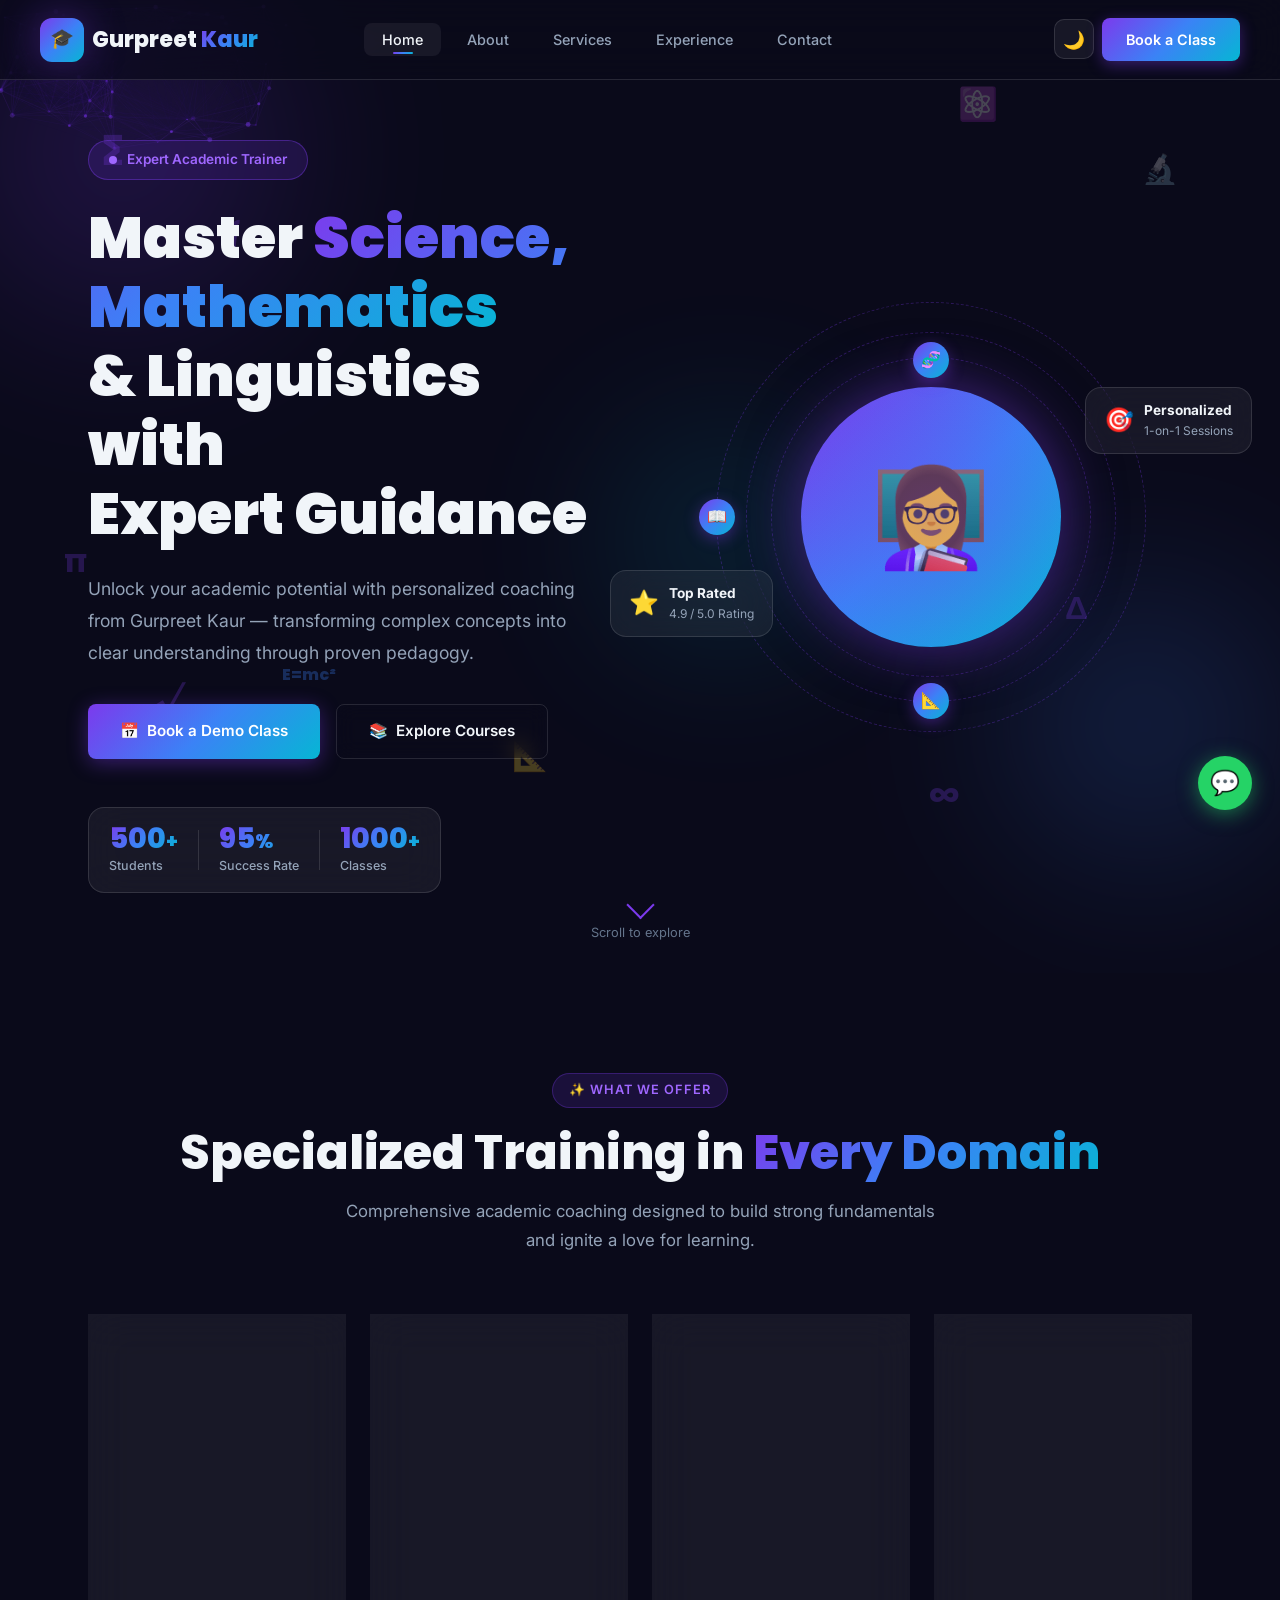
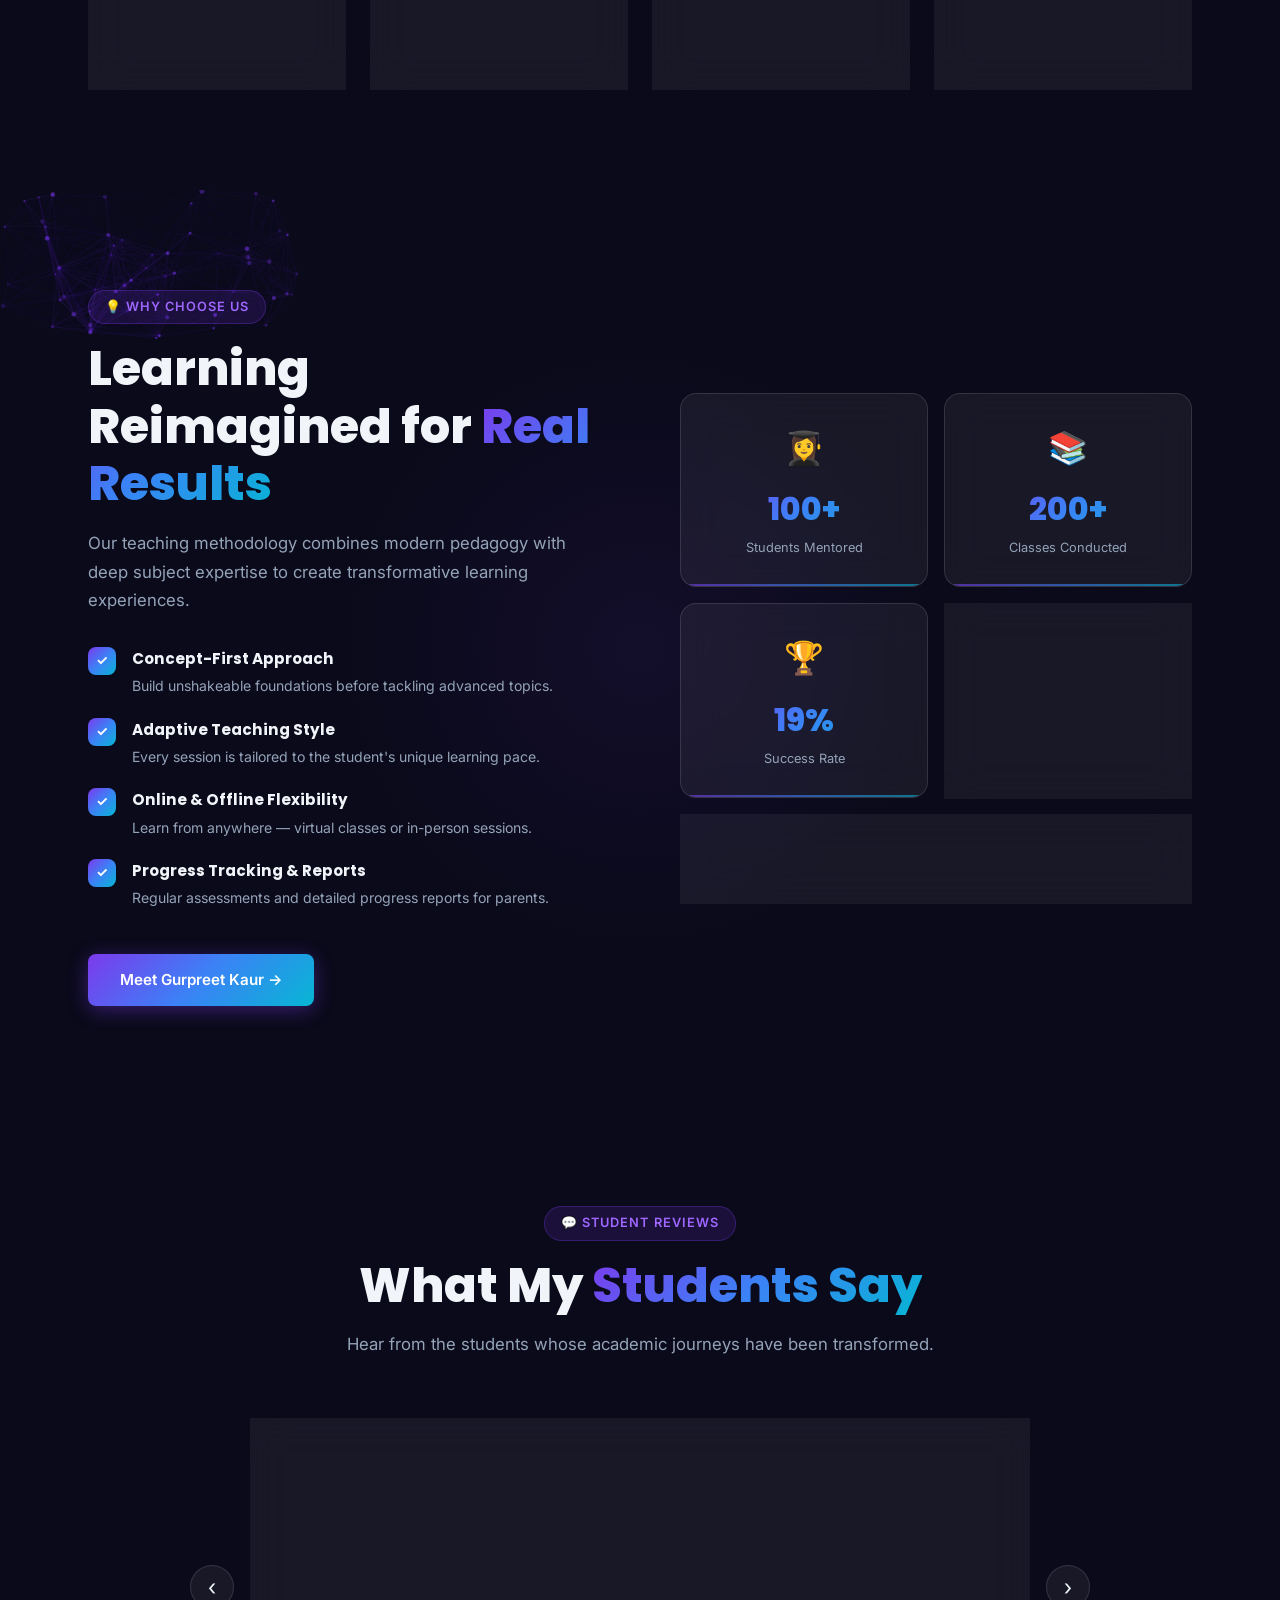
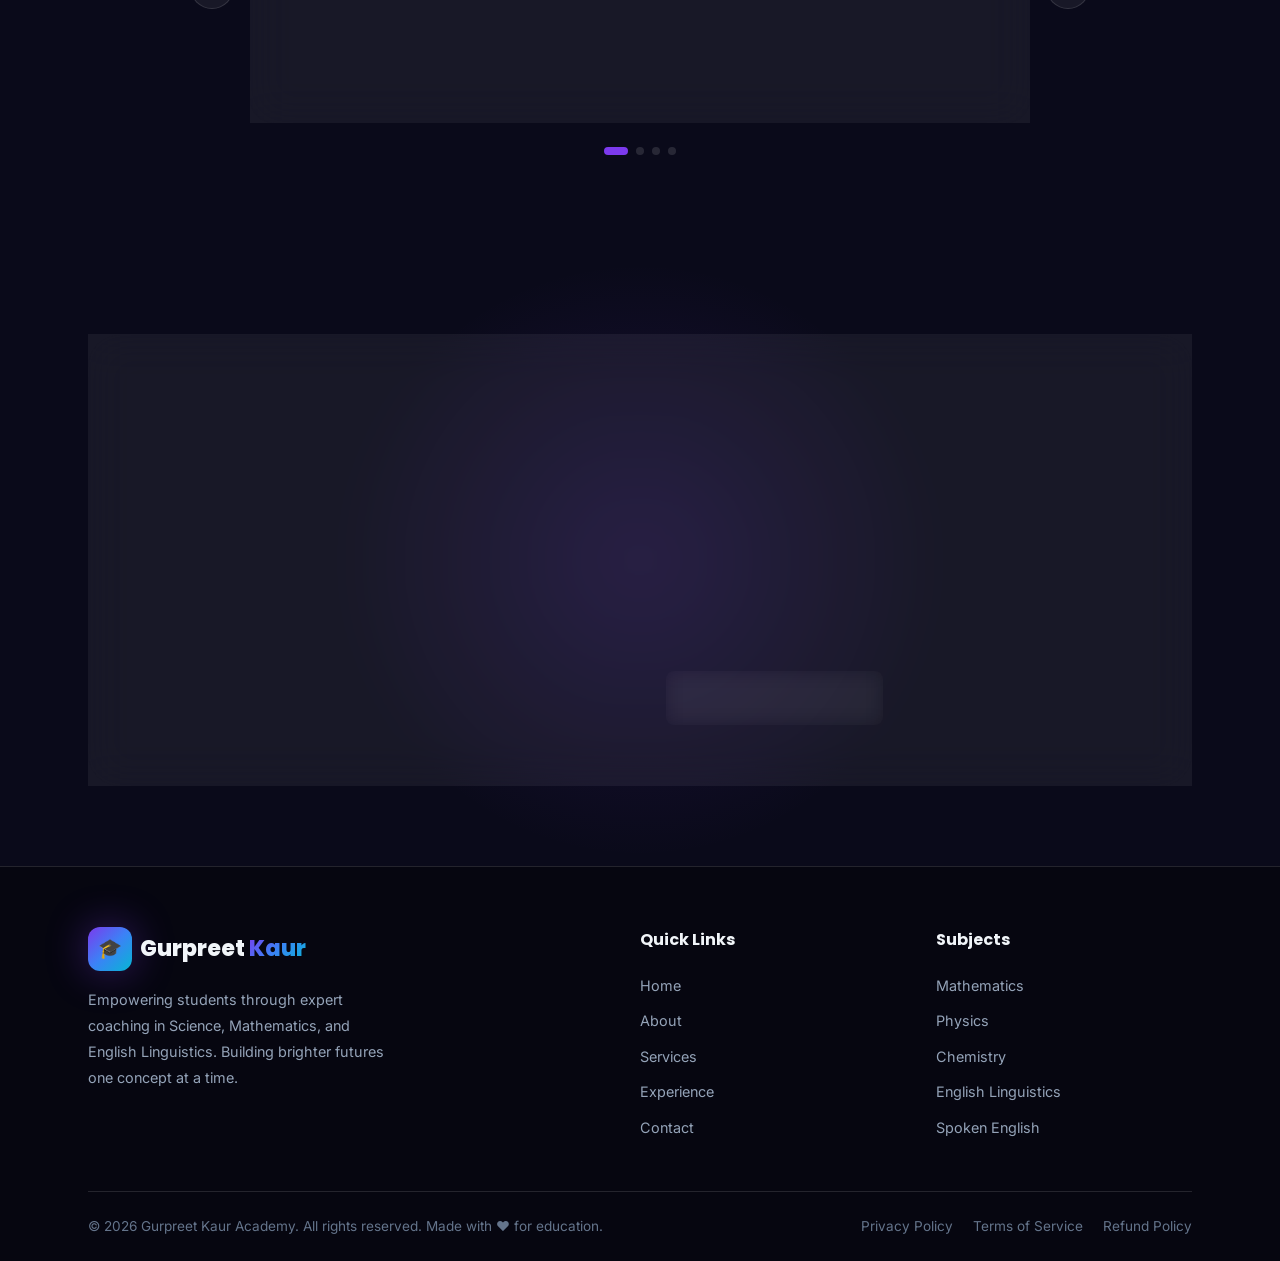
<file: index.html>
<!DOCTYPE html>
<html lang="en">
<head>
  <meta charset="UTF-8" />
  <meta name="viewport" content="width=device-width, initial-scale=1.0" />
  <title>Gurpreet Kaur | Expert Trainer – Science, Mathematics & Linguistics</title>
  <meta name="description" content="Gurpreet Kaur is an expert trainer specializing in Science, Mathematics, and English Linguistics. Achieve academic excellence with personalized coaching." />
  <meta name="keywords" content="Gurpreet Kaur, science tutor, mathematics coach, English linguistics, online tutor, academic excellence" />
  <link rel="stylesheet" href="css/style.css" />
  <link rel="stylesheet" href="css/home.css" />
  <link rel="stylesheet" href="css/responsive.css" />
  <link rel="icon" href="data:image/svg+xml,<svg xmlns='http://www.w3.org/2000/svg' viewBox='0 0 100 100'><text y='.9em' font-size='90'>🎓</text></svg>" />
</head>
<body>

<!-- ── Loading Screen ──────────────────────────────────────── -->
<div id="loader">
  <div class="loader-logo">GK Academy</div>
  <div class="loader-bar"><div class="loader-bar-fill"></div></div>
</div>

<!-- ── Navbar ──────────────────────────────────────────────── -->
<nav class="navbar" id="navbar">
  <div class="nav-logo">
    <div class="nav-logo-icon">🎓</div>
    <div class="nav-logo-text">Gurpreet <span>Kaur</span></div>
  </div>
  <ul class="nav-links">
    <li><a href="index.html">Home</a></li>
    <li><a href="about.html">About</a></li>
    <li><a href="services.html">Services</a></li>
    <li><a href="experience.html">Experience</a></li>
    <li><a href="contact.html">Contact</a></li>
  </ul>
  <div class="nav-actions">
    <button class="theme-toggle" aria-label="Toggle theme">🌙</button>
    <a href="contact.html" class="nav-cta">Book a Class</a>
  </div>
  <button class="hamburger" id="hamburger" aria-label="Menu">
    <span></span><span></span><span></span>
  </button>
</nav>

<!-- Mobile Nav -->
<div class="mobile-nav" id="mobileNav">
  <a href="index.html">Home</a>
  <a href="about.html">About</a>
  <a href="services.html">Services</a>
  <a href="experience.html">Experience</a>
  <a href="contact.html">Contact</a>
</div>

<!-- ── HERO SECTION ────────────────────────────────────────── -->
<section class="hero" id="hero">
  <canvas id="particles-canvas"></canvas>
  <div class="hero-bg-orbs">
    <div class="orb orb-1"></div>
    <div class="orb orb-2"></div>
    <div class="orb orb-3"></div>
  </div>

  <!-- Floating Math / Science Elements -->
  <div class="floating-elements">
    <div class="float-el f1">∑</div>
    <div class="float-el f2">∫</div>
    <div class="float-el f3">⚛️</div>
    <div class="float-el f4">π</div>
    <div class="float-el f5">√</div>
    <div class="float-el f6">🔬</div>
    <div class="float-el f7">Δ</div>
    <div class="float-el f8">∞</div>
    <div class="float-el f9">E=mc²</div>
    <div class="float-el f10">📐</div>
  </div>

  <div class="hero-content container">
    <div class="hero-text">
      <div class="hero-badge reveal">
        <span class="badge-dot"></span> Expert Academic Trainer
      </div>
      <h1 class="hero-title reveal delay-1">
        Master <span class="gradient-text">Science, Mathematics</span><br />
        &amp; Linguistics with<br />Expert Guidance
      </h1>
      <p class="hero-subtitle reveal delay-2">
        Unlock your academic potential with personalized coaching from Gurpreet Kaur —
        transforming complex concepts into clear understanding through proven pedagogy.
      </p>
      <div class="hero-actions reveal delay-3">
        <a href="contact.html" class="btn btn-primary">
          <span>📅</span> Book a Demo Class
        </a>
        <a href="services.html" class="btn btn-outline">
          <span>📚</span> Explore Courses
        </a>
      </div>
      <div class="hero-stats reveal delay-4">
        <div class="hero-stat">
          <div class="hero-stat-num">500<span>+</span></div>
          <div class="hero-stat-label">Students</div>
        </div>
        <div class="hero-stat-divider"></div>
        <div class="hero-stat">
          <div class="hero-stat-num">95<span>%</span></div>
          <div class="hero-stat-label">Success Rate</div>
        </div>
        <div class="hero-stat-divider"></div>
        <div class="hero-stat">
          <div class="hero-stat-num">1000<span>+</span></div>
          <div class="hero-stat-label">Classes</div>
        </div>
      </div>
    </div>
    <div class="hero-visual reveal-right delay-2">
      <div class="hero-avatar-ring">
        <div class="hero-avatar-inner">
          <div class="hero-avatar-emoji">👩‍🏫</div>
          <div class="hero-avatar-glow"></div>
        </div>
        <div class="orbit orbit-1">
          <div class="orbit-icon">🧬</div>
        </div>
        <div class="orbit orbit-2">
          <div class="orbit-icon">📐</div>
        </div>
        <div class="orbit orbit-3">
          <div class="orbit-icon">📖</div>
        </div>
      </div>
      <div class="hero-card card-1 glass-card">
        <div class="hc-icon">⭐</div>
        <div class="hc-text">
          <div class="hc-title">Top Rated</div>
          <div class="hc-sub">4.9 / 5.0 Rating</div>
        </div>
      </div>
      <div class="hero-card card-2 glass-card">
        <div class="hc-icon">🎯</div>
        <div class="hc-text">
          <div class="hc-title">Personalized</div>
          <div class="hc-sub">1-on-1 Sessions</div>
        </div>
      </div>
    </div>
  </div>
  <div class="hero-scroll-hint">
    <div class="scroll-arrow"></div>
    <span>Scroll to explore</span>
  </div>
</section>

<!-- ── FEATURES SECTION ─────────────────────────────────────── -->
<section class="features" id="features">
  <div class="container">
    <div class="section-center reveal">
      <div class="section-tag">✨ What We Offer</div>
      <h2 class="section-title">Specialized Training in <span>Every Domain</span></h2>
      <p class="section-subtitle">Comprehensive academic coaching designed to build strong fundamentals and ignite a love for learning.</p>
    </div>
    <div class="features-grid">
      <div class="feature-card glass-card tilt-card reveal delay-1">
        <div class="feature-icon" style="background:linear-gradient(135deg,#7c3aed,#9f67ff)">🔬</div>
        <h3>Science Training</h3>
        <p>In-depth Physics &amp; Chemistry concepts with practical lab-style explanations and real-world applications.</p>
        <a href="services.html" class="feature-link">Learn More →</a>
      </div>
      <div class="feature-card glass-card tilt-card reveal delay-2">
        <div class="feature-icon" style="background:linear-gradient(135deg,#3b82f6,#60a5fa)">📐</div>
        <h3>Mathematics Coaching</h3>
        <p>From foundational arithmetic to advanced calculus — building logical thinking through structured problem-solving.</p>
        <a href="services.html" class="feature-link">Learn More →</a>
      </div>
      <div class="feature-card glass-card tilt-card reveal delay-3">
        <div class="feature-icon" style="background:linear-gradient(135deg,#06b6d4,#0891b2)">📖</div>
        <h3>English Linguistics</h3>
        <p>Master grammar, spoken English, and linguistic theory. Develop confident communication and academic writing skills.</p>
        <a href="services.html" class="feature-link">Learn More →</a>
      </div>
      <div class="feature-card glass-card tilt-card reveal delay-4">
        <div class="feature-icon" style="background:linear-gradient(135deg,#ec4899,#be185d)">🏆</div>
        <h3>Exam Preparation</h3>
        <p>Strategic preparation for competitive exams with mock tests, analysis, and targeted weak-area improvement plans.</p>
        <a href="services.html" class="feature-link">Learn More →</a>
      </div>
    </div>
  </div>
</section>

<!-- ── WHY CHOOSE US ────────────────────────────────────────── -->
<section class="why-us" id="why-us">
  <div class="why-bg">
    <canvas id="particles-canvas-2"></canvas>
    <div class="why-orb"></div>
  </div>
  <div class="container">
    <div class="why-inner">
      <div class="why-left reveal-left">
        <div class="section-tag">💡 Why Choose Us</div>
        <h2 class="section-title">Learning Reimagined for <span>Real Results</span></h2>
        <p class="section-subtitle">Our teaching methodology combines modern pedagogy with deep subject expertise to create transformative learning experiences.</p>
        <div class="why-list">
          <div class="why-item">
            <div class="why-check">✓</div>
            <div>
              <strong>Concept-First Approach</strong>
              <p>Build unshakeable foundations before tackling advanced topics.</p>
            </div>
          </div>
          <div class="why-item">
            <div class="why-check">✓</div>
            <div>
              <strong>Adaptive Teaching Style</strong>
              <p>Every session is tailored to the student's unique learning pace.</p>
            </div>
          </div>
          <div class="why-item">
            <div class="why-check">✓</div>
            <div>
              <strong>Online &amp; Offline Flexibility</strong>
              <p>Learn from anywhere — virtual classes or in-person sessions.</p>
            </div>
          </div>
          <div class="why-item">
            <div class="why-check">✓</div>
            <div>
              <strong>Progress Tracking &amp; Reports</strong>
              <p>Regular assessments and detailed progress reports for parents.</p>
            </div>
          </div>
        </div>
        <a href="about.html" class="btn btn-primary" style="margin-top:12px;">Meet Gurpreet Kaur →</a>
      </div>
      <div class="why-right reveal-right">
        <div class="stats-grid">
          <div class="stat-box glass-card">
            <div class="stat-icon">👩‍🎓</div>
            <div class="counter stat-num" data-target="500" data-suffix="+">0+</div>
            <div class="stat-label">Students Mentored</div>
          </div>
          <div class="stat-box glass-card">
            <div class="stat-icon">📚</div>
            <div class="counter stat-num" data-target="1000" data-suffix="+">0+</div>
            <div class="stat-label">Classes Conducted</div>
          </div>
          <div class="stat-box glass-card">
            <div class="stat-icon">🏆</div>
            <div class="counter stat-num" data-target="95" data-suffix="%">0%</div>
            <div class="stat-label">Success Rate</div>
          </div>
          <div class="stat-box glass-card">
            <div class="stat-icon">⭐</div>
            <div class="counter stat-num" data-target="8" data-suffix="+">0+</div>
            <div class="stat-label">Years Experience</div>
          </div>
        </div>
        <div class="why-award glass-card">
          <div class="award-icon">🏅</div>
          <div>
            <div class="award-title">Certified Excellence in Education</div>
            <div class="award-sub">Recognized by top educational institutions</div>
          </div>
        </div>
      </div>
    </div>
  </div>
</section>

<!-- ── TESTIMONIALS ─────────────────────────────────────────── -->
<section class="testimonials" id="testimonials">
  <div class="container">
    <div class="section-center reveal">
      <div class="section-tag">💬 Student Reviews</div>
      <h2 class="section-title">What My <span>Students Say</span></h2>
      <p class="section-subtitle">Hear from the students whose academic journeys have been transformed.</p>
    </div>
    <div class="testimonials-carousel reveal delay-1">
      <!-- Slides -->
      <div class="carousel-slide">
        <div class="testimonial-card glass-card">
          <div class="t-stars">⭐⭐⭐⭐⭐</div>
          <p class="t-quote">"Gurpreet ma'am's way of explaining Mathematics is absolutely brilliant. I went from failing grades to topping my class within 3 months. Her patience and dedication are unmatched!"</p>
          <div class="t-author">
            <div class="t-avatar">A</div>
            <div>
              <div class="t-name">Arjun Sharma</div>
              <div class="t-role">Class 12 Student, Mathematics</div>
            </div>
          </div>
        </div>
      </div>
      <div class="carousel-slide">
        <div class="testimonial-card glass-card">
          <div class="t-stars">⭐⭐⭐⭐⭐</div>
          <p class="t-quote">"The way Gurpreet ma'am teaches Science makes every concept crystal clear. Her real-world examples and conceptual approach helped me crack my board exams with 96%!"</p>
          <div class="t-author">
            <div class="t-avatar" style="background:linear-gradient(135deg,#3b82f6,#06b6d4)">P</div>
            <div>
              <div class="t-name">Priya Singh</div>
              <div class="t-role">Class 10 Student, Science</div>
            </div>
          </div>
        </div>
      </div>
      <div class="carousel-slide">
        <div class="testimonial-card glass-card">
          <div class="t-stars">⭐⭐⭐⭐⭐</div>
          <p class="t-quote">"My spoken English and grammar improved dramatically. Ma'am's Linguistics training gave me the confidence to present in front of large audiences. Life-changing experience!"</p>
          <div class="t-author">
            <div class="t-avatar" style="background:linear-gradient(135deg,#ec4899,#7c3aed)">R</div>
            <div>
              <div class="t-name">Rahul Verma</div>
              <div class="t-role">University Student, English Linguistics</div>
            </div>
          </div>
        </div>
      </div>
      <div class="carousel-slide">
        <div class="testimonial-card glass-card">
          <div class="t-stars">⭐⭐⭐⭐⭐</div>
          <p class="t-quote">"Cleared my competitive entrance exam on the first attempt! The strategic preparation and mock tests by Gurpreet ma'am were spot-on. Highly recommend to every serious student."</p>
          <div class="t-author">
            <div class="t-avatar" style="background:linear-gradient(135deg,#06b6d4,#3b82f6)">S</div>
            <div>
              <div class="t-name">Simran Kaur</div>
              <div class="t-role">Engineering Aspirant</div>
            </div>
          </div>
        </div>
      </div>
      <!-- Controls -->
      <button class="carousel-prev">‹</button>
      <button class="carousel-next">›</button>
      <div class="carousel-dots">
        <span class="carousel-dot"></span>
        <span class="carousel-dot"></span>
        <span class="carousel-dot"></span>
        <span class="carousel-dot"></span>
      </div>
    </div>
  </div>
</section>

<!-- ── CTA SECTION ──────────────────────────────────────────── -->
<section class="cta-section">
  <div class="cta-bg-orb"></div>
  <div class="container">
    <div class="cta-inner glass-card reveal">
      <div class="section-tag" style="margin:0 auto 16px">🚀 Start Your Journey</div>
      <h2 class="section-title" style="text-align:center;">Ready to Transform Your <span>Academic Future?</span></h2>
      <p class="section-subtitle" style="text-align:center;margin:0 auto 36px;">
        Join 500+ students who've already unlocked their potential. Book your free demo class today — no commitment required.
      </p>
      <div style="display:flex;gap:16px;flex-wrap:wrap;justify-content:center">
        <a href="contact.html" class="btn btn-primary">📅 Book Free Demo Class</a>
        <a href="services.html" class="btn btn-outline">💼 View All Services</a>
      </div>
    </div>
  </div>
</section>

<!-- ── FOOTER ───────────────────────────────────────────────── -->
<footer class="footer">
  <div class="container">
    <div class="footer-grid">
      <div class="footer-brand">
        <div class="nav-logo" style="margin-bottom:0">
          <div class="nav-logo-icon">🎓</div>
          <div class="nav-logo-text">Gurpreet <span>Kaur</span></div>
        </div>
        <p>Empowering students through expert coaching in Science, Mathematics, and English Linguistics. Building brighter futures one concept at a time.</p>
      </div>
      <div class="footer-col">
        <h4>Quick Links</h4>
        <ul>
          <li><a href="index.html">Home</a></li>
          <li><a href="about.html">About</a></li>
          <li><a href="services.html">Services</a></li>
          <li><a href="experience.html">Experience</a></li>
          <li><a href="contact.html">Contact</a></li>
        </ul>
      </div>
      <div class="footer-col">
        <h4>Subjects</h4>
        <ul>
          <li><a href="services.html">Mathematics</a></li>
          <li><a href="services.html">Physics</a></li>
          <li><a href="services.html">Chemistry</a></li>
          <li><a href="services.html">English Linguistics</a></li>
          <li><a href="services.html">Spoken English</a></li>
        </ul>
      </div>
    </div>
    <div class="footer-bottom">
      <p>© 2026 Gurpreet Kaur Academy. All rights reserved. Made with ❤️ for education.</p>
      <div class="footer-bottom-links">
        <a href="#">Privacy Policy</a>
        <a href="#">Terms of Service</a>
        <a href="#">Refund Policy</a>
      </div>
    </div>
  </div>
</footer>

<!-- ── Floating Buttons ─────────────────────────────────────── -->
<a href="https://wa.me/91XXXXXXXXXX" class="whatsapp-float" target="_blank" rel="noopener" aria-label="WhatsApp">💬</a>
<button class="back-to-top" id="backToTop" aria-label="Back to top">↑</button>

<script src="js/main.js"></script>
</body>
</html>
</file>
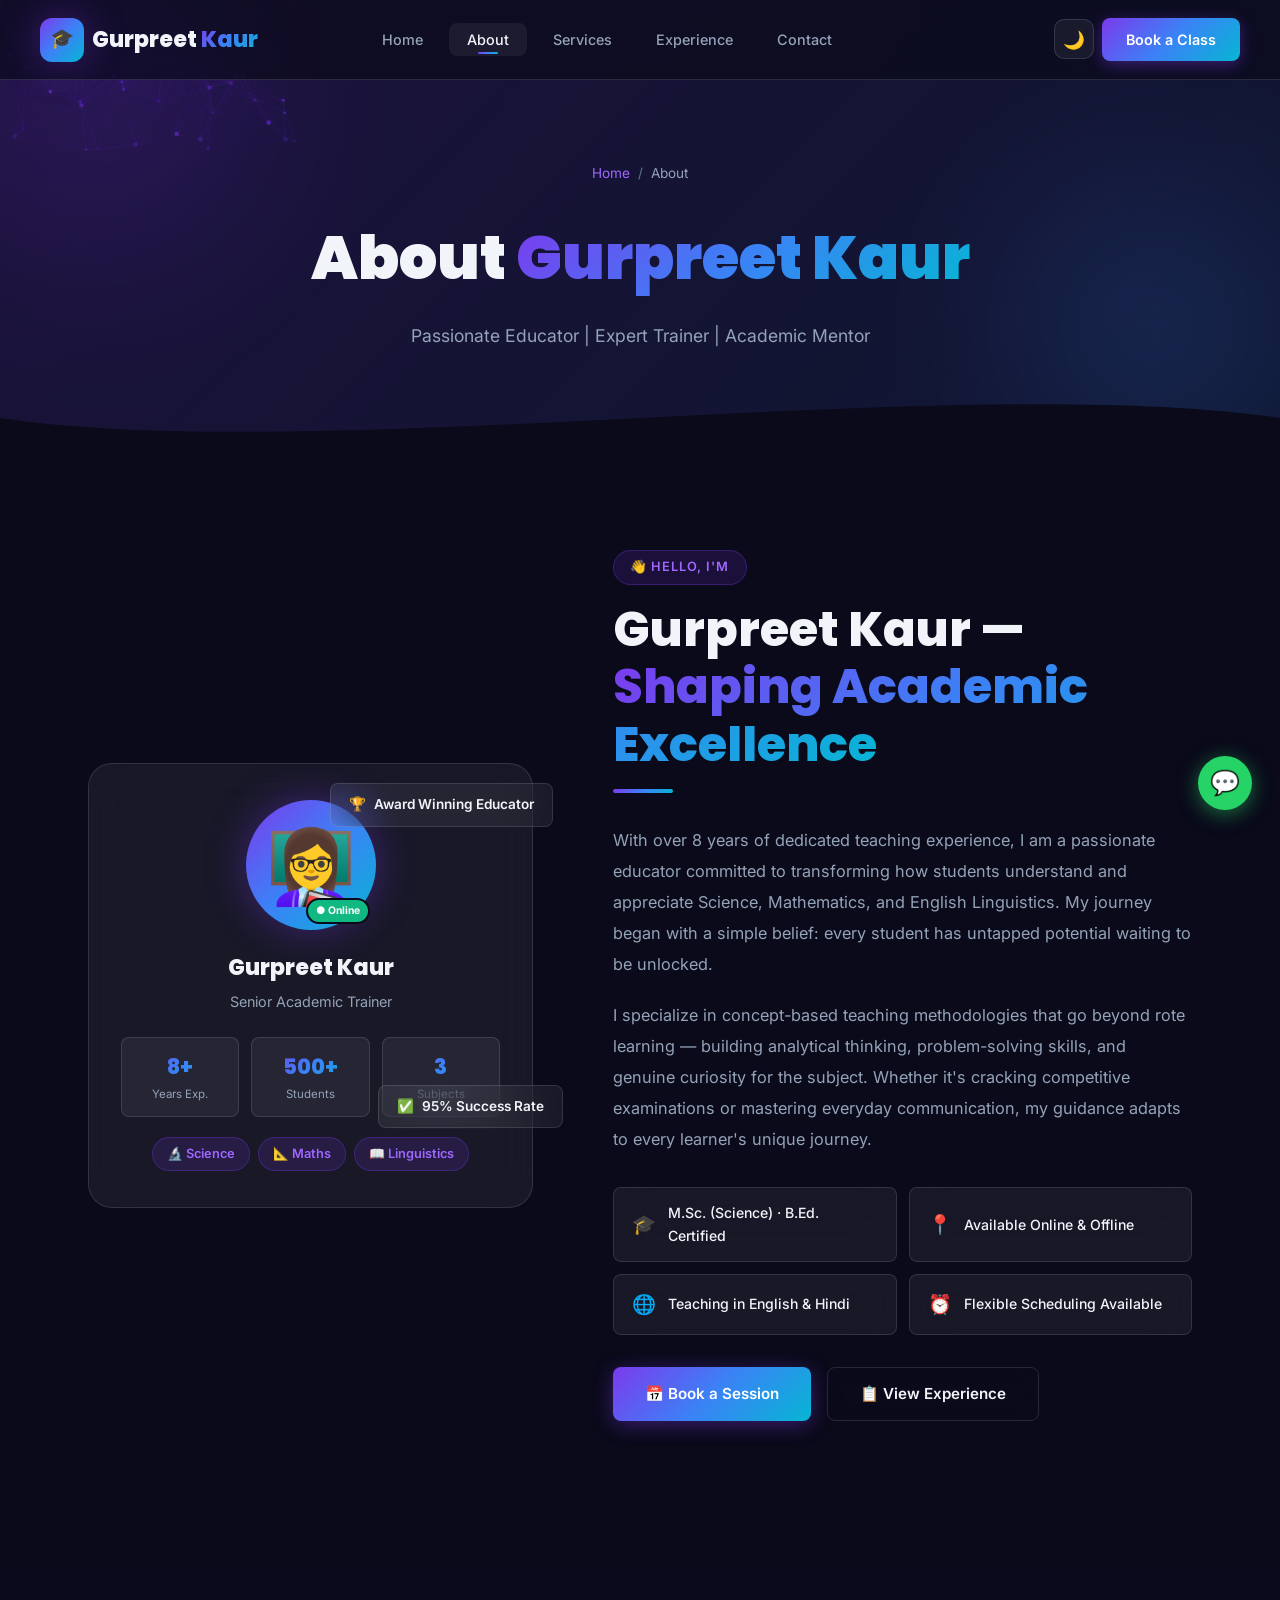
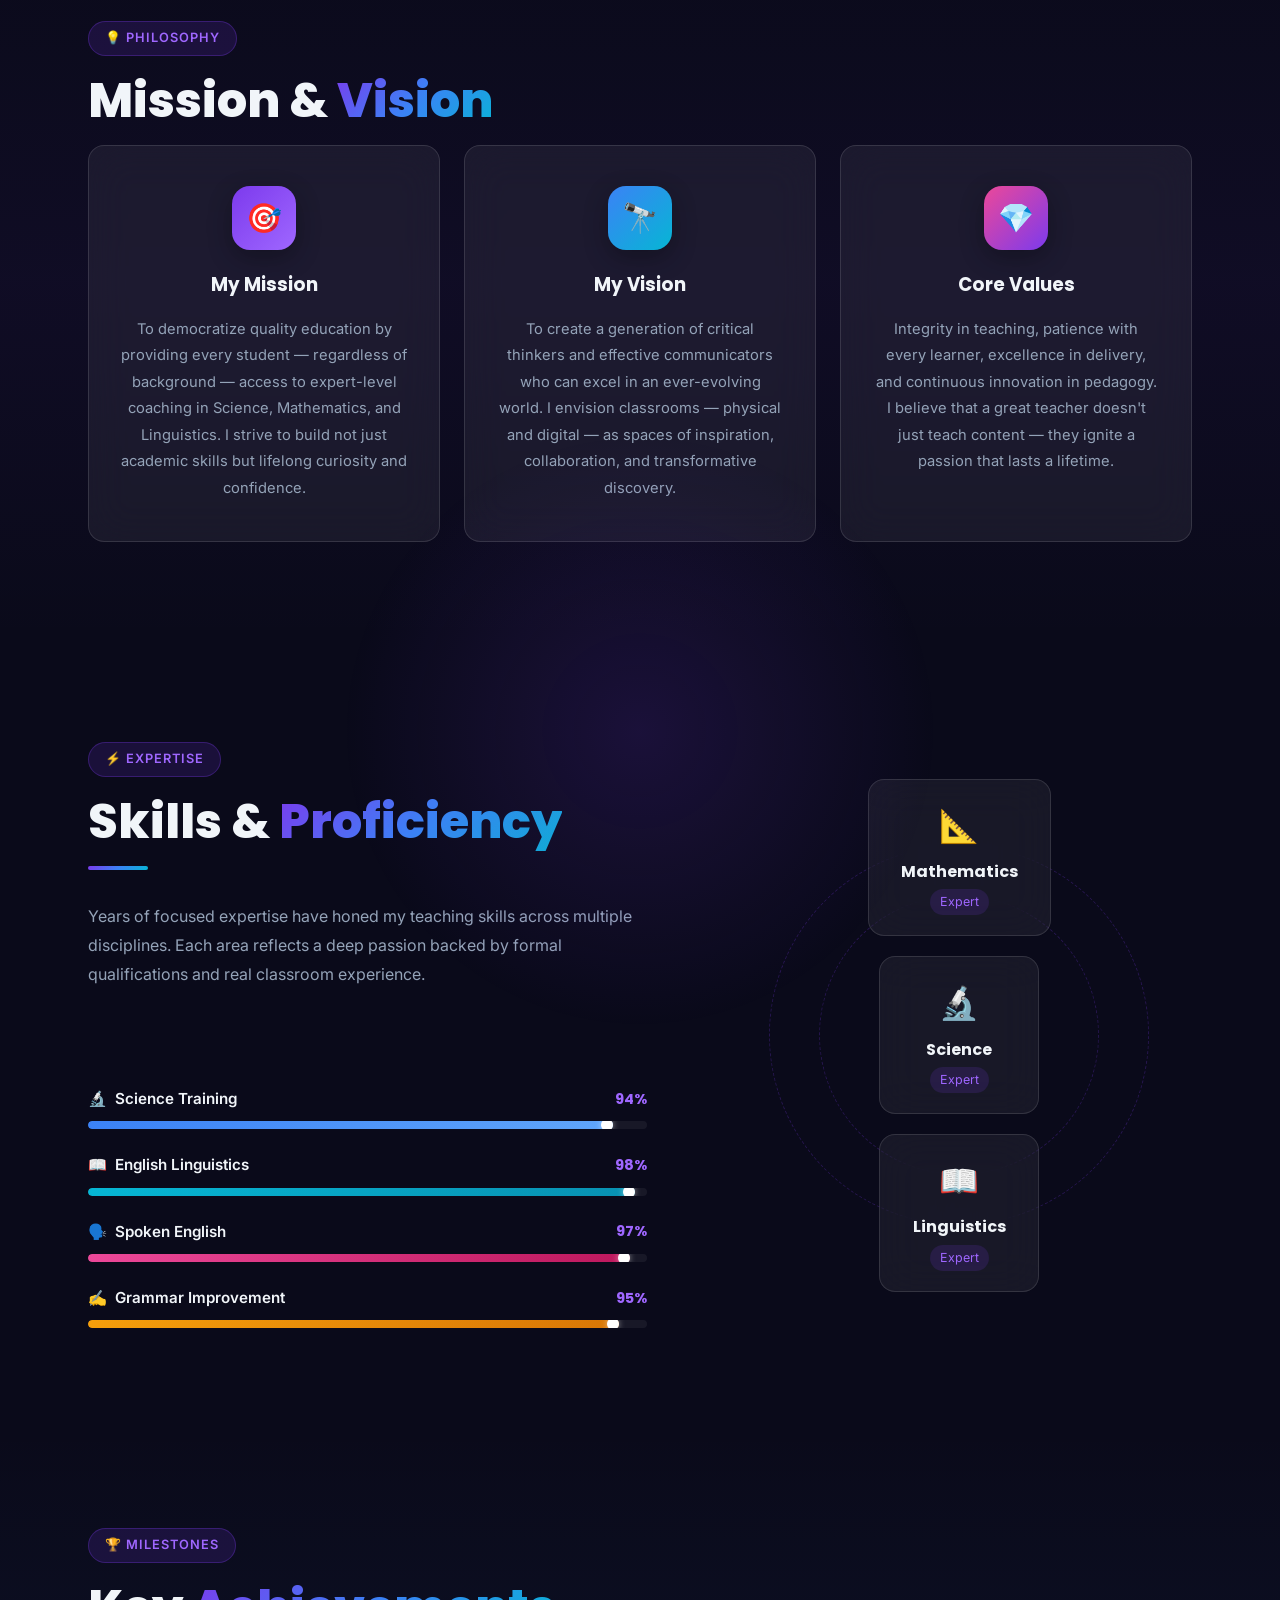
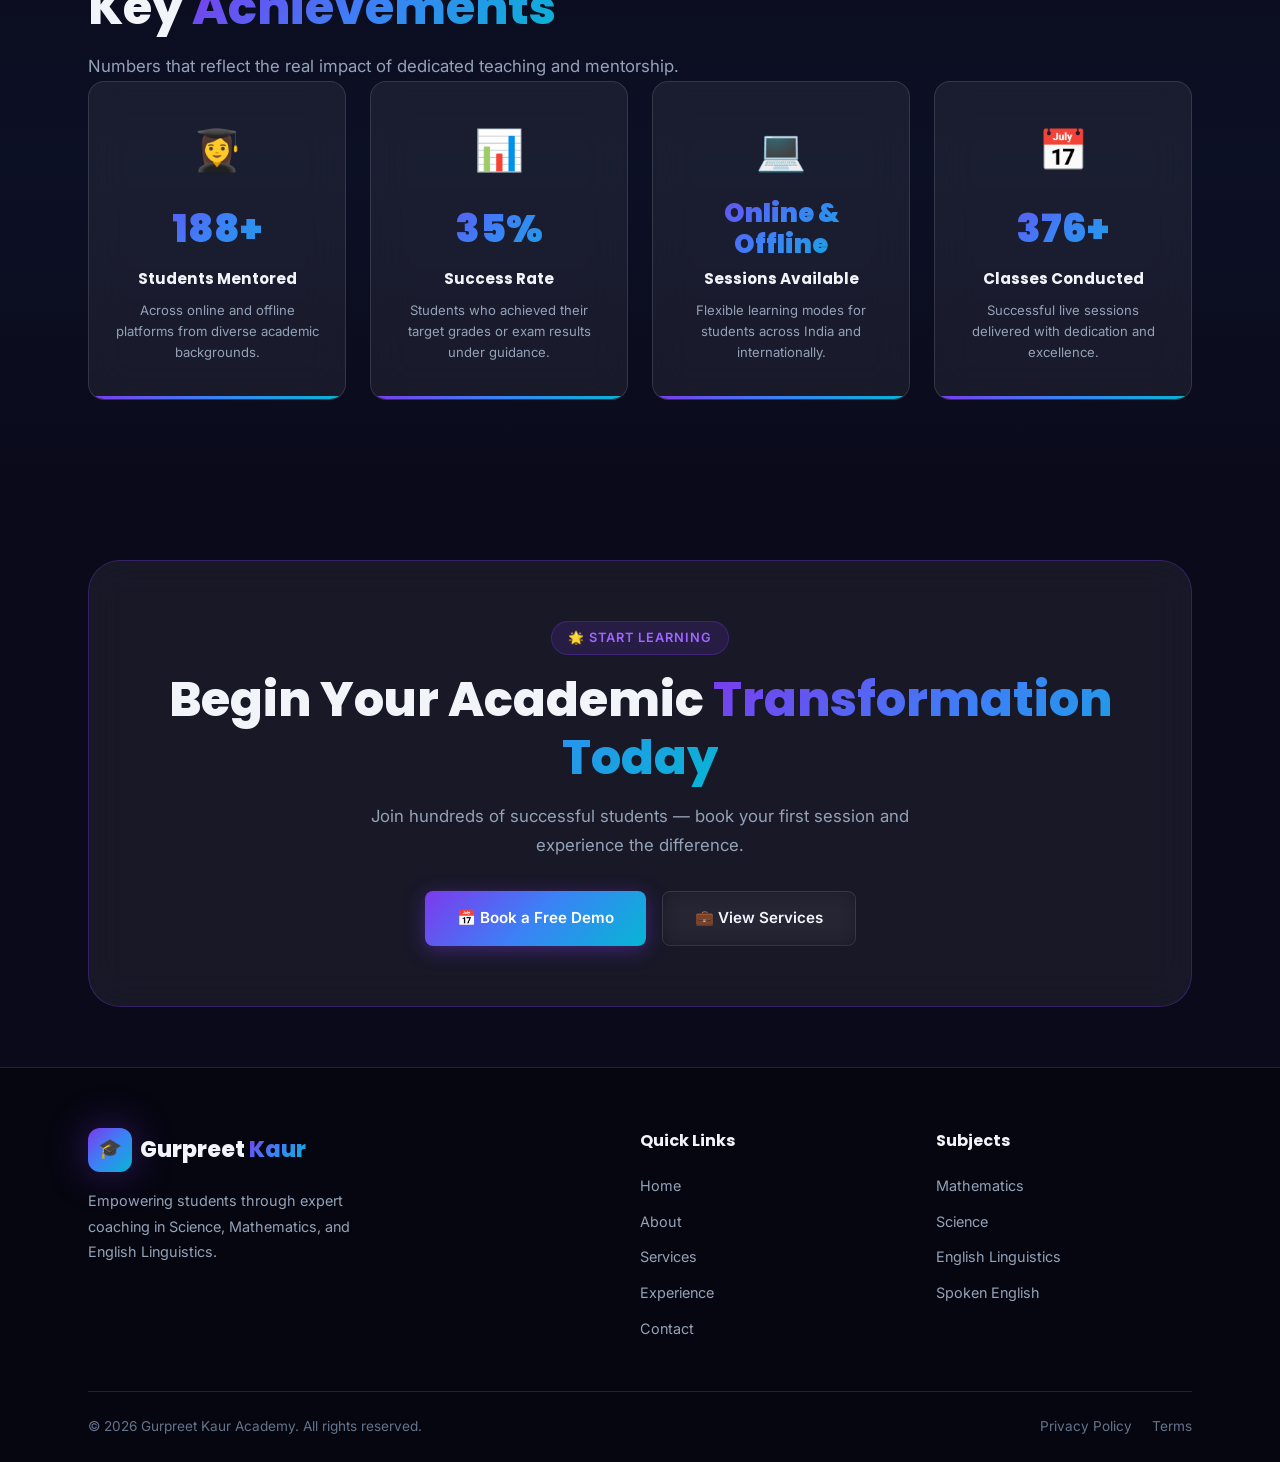
<file: about.html>
<!DOCTYPE html>
<html lang="en">
<head>
  <meta charset="UTF-8" />
  <meta name="viewport" content="width=device-width, initial-scale=1.0" />
  <title>About – Gurpreet Kaur | Expert Trainer</title>
  <meta name="description" content="Learn about Gurpreet Kaur — her mission, vision, skills and achievements as a Science, Mathematics, and English Linguistics expert trainer." />
  <link rel="stylesheet" href="css/style.css" />
  <link rel="stylesheet" href="css/about.css" />
  <link rel="stylesheet" href="css/responsive.css" />
  <link rel="icon" href="data:image/svg+xml,<svg xmlns='http://www.w3.org/2000/svg' viewBox='0 0 100 100'><text y='.9em' font-size='90'>🎓</text></svg>" />
</head>
<body>

<div id="loader">
  <div class="loader-logo">GK Academy</div>
  <div class="loader-bar"><div class="loader-bar-fill"></div></div>
</div>

<nav class="navbar" id="navbar">
  <div class="nav-logo">
    <div class="nav-logo-icon">🎓</div>
    <div class="nav-logo-text">Gurpreet <span>Kaur</span></div>
  </div>
  <ul class="nav-links">
    <li><a href="index.html">Home</a></li>
    <li><a href="about.html">About</a></li>
    <li><a href="services.html">Services</a></li>
    <li><a href="experience.html">Experience</a></li>
    <li><a href="contact.html">Contact</a></li>
  </ul>
  <div class="nav-actions">
    <button class="theme-toggle" aria-label="Toggle theme">🌙</button>
    <a href="contact.html" class="nav-cta">Book a Class</a>
  </div>
  <button class="hamburger" id="hamburger" aria-label="Menu">
    <span></span><span></span><span></span>
  </button>
</nav>
<div class="mobile-nav" id="mobileNav">
  <a href="index.html">Home</a>
  <a href="about.html">About</a>
  <a href="services.html">Services</a>
  <a href="experience.html">Experience</a>
  <a href="contact.html">Contact</a>
</div>

<!-- ── About Banner ──────────────────────────────────────────── -->
<section class="about-banner">
  <canvas id="particles-canvas"></canvas>
  <div class="ab-orb ab-orb1"></div>
  <div class="ab-orb ab-orb2"></div>
  <div class="container" style="position:relative;z-index:1;">
    <div class="ab-breadcrumb reveal">
      <a href="index.html">Home</a> <span>/</span> About
    </div>
    <h1 class="ab-title reveal delay-1">About <span class="gradient-text">Gurpreet Kaur</span></h1>
    <p class="ab-subtitle reveal delay-2">Passionate Educator | Expert Trainer | Academic Mentor</p>
  </div>
  <div class="ab-wave">
    <svg viewBox="0 0 1440 100" xmlns="http://www.w3.org/2000/svg" preserveAspectRatio="none">
      <path d="M0,60 C360,120 1080,0 1440,60 L1440,100 L0,100 Z" fill="var(--bg-dark)"/>
    </svg>
  </div>
</section>

<!-- ── Profile Introduction ───────────────────────────────────── -->
<section class="about-intro">
  <div class="container">
    <div class="intro-grid">
      <div class="intro-visual reveal-left">
        <div class="profile-card glass-card">
          <div class="profile-avatar">
            <div class="profile-avatar-emoji">👩‍🏫</div>
            <div class="profile-online-badge">● Online</div>
          </div>
          <div class="profile-info">
            <h3>Gurpreet Kaur</h3>
            <p>Senior Academic Trainer</p>
          </div>
          <div class="profile-meta-grid">
            <div class="profile-meta-item">
              <div class="profile-meta-num gradient-text">8+</div>
              <div class="profile-meta-label">Years Exp.</div>
            </div>
            <div class="profile-meta-item">
              <div class="profile-meta-num gradient-text">500+</div>
              <div class="profile-meta-label">Students</div>
            </div>
            <div class="profile-meta-item">
              <div class="profile-meta-num gradient-text">3</div>
              <div class="profile-meta-label">Subjects</div>
            </div>
          </div>
          <div class="profile-tags">
            <span>🔬 Science</span>
            <span>📐 Maths</span>
            <span>📖 Linguistics</span>
          </div>
        </div>
        <div class="floating-badge fb-1 glass-card reveal">
          <span>🏆</span> Award Winning Educator
        </div>
        <div class="floating-badge fb-2 glass-card reveal delay-2">
          <span>✅</span> 95% Success Rate
        </div>
      </div>

      <div class="intro-text reveal-right">
        <div class="section-tag">👋 Hello, I'm</div>
        <h2 class="section-title">Gurpreet Kaur — <span>Shaping Academic Excellence</span></h2>
        <div class="section-divider"></div>
        <p style="color:var(--text-secondary);line-height:1.9;margin-bottom:20px;font-size:1.02rem;">
          With over 8 years of dedicated teaching experience, I am a passionate educator committed to transforming how students understand and appreciate Science, Mathematics, and English Linguistics. My journey began with a simple belief: every student has untapped potential waiting to be unlocked.
        </p>
        <p style="color:var(--text-secondary);line-height:1.9;margin-bottom:32px;font-size:1.02rem;">
          I specialize in concept-based teaching methodologies that go beyond rote learning — building analytical thinking, problem-solving skills, and genuine curiosity for the subject. Whether it's cracking competitive examinations or mastering everyday communication, my guidance adapts to every learner's unique journey.
        </p>
        <div class="intro-highlights">
          <div class="highlight-item glass-card">
            <div class="h-icon">🎓</div>
            <div>M.Sc. (Science) · B.Ed. Certified</div>
          </div>
          <div class="highlight-item glass-card">
            <div class="h-icon">📍</div>
            <div>Available Online &amp; Offline</div>
          </div>
          <div class="highlight-item glass-card">
            <div class="h-icon">🌐</div>
            <div>Teaching in English &amp; Hindi</div>
          </div>
          <div class="highlight-item glass-card">
            <div class="h-icon">⏰</div>
            <div>Flexible Scheduling Available</div>
          </div>
        </div>
        <div style="display:flex;gap:16px;margin-top:32px;flex-wrap:wrap;">
          <a href="contact.html" class="btn btn-primary">📅 Book a Session</a>
          <a href="experience.html" class="btn btn-outline">📋 View Experience</a>
        </div>
      </div>
    </div>
  </div>
</section>

<!-- ── Mission & Vision ───────────────────────────────────────── -->
<section class="mission-vision">
  <div class="container">
    <div class="section-center reveal">
      <div class="section-tag">💡 Philosophy</div>
      <h2 class="section-title">Mission &amp; <span>Vision</span></h2>
    </div>
    <div class="mv-grid">
      <div class="mv-card glass-card reveal delay-1">
        <div class="mv-icon" style="background:linear-gradient(135deg,#7c3aed,#9f67ff)">🎯</div>
        <h3>My Mission</h3>
        <p>To democratize quality education by providing every student — regardless of background — access to expert-level coaching in Science, Mathematics, and Linguistics. I strive to build not just academic skills but lifelong curiosity and confidence.</p>
      </div>
      <div class="mv-card glass-card reveal delay-2">
        <div class="mv-icon" style="background:linear-gradient(135deg,#3b82f6,#06b6d4)">🔭</div>
        <h3>My Vision</h3>
        <p>To create a generation of critical thinkers and effective communicators who can excel in an ever-evolving world. I envision classrooms — physical and digital — as spaces of inspiration, collaboration, and transformative discovery.</p>
      </div>
      <div class="mv-card glass-card reveal delay-3">
        <div class="mv-icon" style="background:linear-gradient(135deg,#ec4899,#7c3aed)">💎</div>
        <h3>Core Values</h3>
        <p>Integrity in teaching, patience with every learner, excellence in delivery, and continuous innovation in pedagogy. I believe that a great teacher doesn't just teach content — they ignite a passion that lasts a lifetime.</p>
      </div>
    </div>
  </div>
</section>

<!-- ── Skills ────────────────────────────────────────────────── -->
<section class="skills-section">
  <div class="container">
    <div class="skills-inner">
      <div class="skills-left reveal-left">
        <div class="section-tag">⚡ Expertise</div>
        <h2 class="section-title">Skills &amp; <span>Proficiency</span></h2>
        <div class="section-divider"></div>
        <p style="color:var(--text-secondary);line-height:1.8;margin-bottom:32px;">
          Years of focused expertise have honed my teaching skills across multiple disciplines. Each area reflects a deep passion backed by formal qualifications and real classroom experience.
        </p>
        <div class="skills-list">
          <div class="skill-item reveal delay-1">
            <div class="skill-header">
              <div class="skill-name"><span>📐</span> Mathematics Coaching</div>
              <div class="skill-pct">96%</div>
            </div>
            <div class="skill-bar">
              <div class="progress-fill" data-width="96%" style="background:linear-gradient(90deg,#7c3aed,#9f67ff)"></div>
            </div>
          </div>
          <div class="skill-item reveal delay-2">
            <div class="skill-header">
              <div class="skill-name"><span>🔬</span> Science Training</div>
              <div class="skill-pct">94%</div>
            </div>
            <div class="skill-bar">
              <div class="progress-fill" data-width="94%" style="background:linear-gradient(90deg,#3b82f6,#60a5fa)"></div>
            </div>
          </div>
          <div class="skill-item reveal delay-3">
            <div class="skill-header">
              <div class="skill-name"><span>📖</span> English Linguistics</div>
              <div class="skill-pct">98%</div>
            </div>
            <div class="skill-bar">
              <div class="progress-fill" data-width="98%" style="background:linear-gradient(90deg,#06b6d4,#0891b2)"></div>
            </div>
          </div>
          <div class="skill-item reveal delay-4">
            <div class="skill-header">
              <div class="skill-name"><span>🗣️</span> Spoken English</div>
              <div class="skill-pct">97%</div>
            </div>
            <div class="skill-bar">
              <div class="progress-fill" data-width="97%" style="background:linear-gradient(90deg,#ec4899,#be185d)"></div>
            </div>
          </div>
          <div class="skill-item reveal delay-5">
            <div class="skill-header">
              <div class="skill-name"><span>✍️</span> Grammar Improvement</div>
              <div class="skill-pct">95%</div>
            </div>
            <div class="skill-bar">
              <div class="progress-fill" data-width="95%" style="background:linear-gradient(90deg,#f59e0b,#d97706)"></div>
            </div>
          </div>
        </div>
      </div>
      <div class="skills-right reveal-right">
        <div class="skills-decoration">
          <div class="skill-deco-circle deco-1"></div>
          <div class="skill-deco-circle deco-2"></div>
          <div class="skills-badges-wrap">
            <div class="skill-badge-large glass-card">
              <div class="sbl-icon">📐</div>
              <div class="sbl-name">Mathematics</div>
              <div class="sbl-level">Expert</div>
            </div>
            <div class="skill-badge-large glass-card" style="margin-top:20px;">
              <div class="sbl-icon">🔬</div>
              <div class="sbl-name">Science</div>
              <div class="sbl-level">Expert</div>
            </div>
            <div class="skill-badge-large glass-card" style="margin-top:20px;">
              <div class="sbl-icon">📖</div>
              <div class="sbl-name">Linguistics</div>
              <div class="sbl-level">Expert</div>
            </div>
          </div>
        </div>
      </div>
    </div>
  </div>
</section>

<!-- ── Achievements ───────────────────────────────────────────── -->
<section class="achievements-section">
  <div class="container">
    <div class="section-center reveal">
      <div class="section-tag">🏆 Milestones</div>
      <h2 class="section-title">Key <span>Achievements</span></h2>
      <p class="section-subtitle">Numbers that reflect the real impact of dedicated teaching and mentorship.</p>
    </div>
    <div class="ach-grid">
      <div class="ach-card glass-card tilt-card reveal delay-1">
        <div class="ach-icon">👩‍🎓</div>
        <div class="counter ach-num" data-target="500" data-suffix="+">0+</div>
        <div class="ach-title">Students Mentored</div>
        <div class="ach-desc">Across online and offline platforms from diverse academic backgrounds.</div>
      </div>
      <div class="ach-card glass-card tilt-card reveal delay-2">
        <div class="ach-icon">📊</div>
        <div class="counter ach-num" data-target="95" data-suffix="%">0%</div>
        <div class="ach-title">Success Rate</div>
        <div class="ach-desc">Students who achieved their target grades or exam results under guidance.</div>
      </div>
      <div class="ach-card glass-card tilt-card reveal delay-3">
        <div class="ach-icon">💻</div>
        <div class="ach-special-text gradient-text">Online &amp;<br/>Offline</div>
        <div class="ach-title">Sessions Available</div>
        <div class="ach-desc">Flexible learning modes for students across India and internationally.</div>
      </div>
      <div class="ach-card glass-card tilt-card reveal delay-4">
        <div class="ach-icon">📅</div>
        <div class="counter ach-num" data-target="1000" data-suffix="+">0+</div>
        <div class="ach-title">Classes Conducted</div>
        <div class="ach-desc">Successful live sessions delivered with dedication and excellence.</div>
      </div>
    </div>
  </div>
</section>

<!-- CTA -->
<section class="cta-section" style="padding:60px 0;">
  <div class="cta-bg-orb"></div>
  <div class="container">
    <div class="cta-inner glass-card reveal">
      <div class="section-tag" style="margin:0 auto 16px">🌟 Start Learning</div>
      <h2 class="section-title" style="text-align:center">Begin Your Academic <span>Transformation Today</span></h2>
      <p class="section-subtitle" style="text-align:center;margin:0 auto 32px;">Join hundreds of successful students — book your first session and experience the difference.</p>
      <div style="display:flex;gap:16px;flex-wrap:wrap;justify-content:center">
        <a href="contact.html" class="btn btn-primary">📅 Book a Free Demo</a>
        <a href="services.html" class="btn btn-outline">💼 View Services</a>
      </div>
    </div>
  </div>
</section>

<footer class="footer">
  <div class="container">
    <div class="footer-grid">
      <div class="footer-brand">
        <div class="nav-logo" style="margin-bottom:0"><div class="nav-logo-icon">🎓</div><div class="nav-logo-text">Gurpreet <span>Kaur</span></div></div>
        <p>Empowering students through expert coaching in Science, Mathematics, and English Linguistics.</p>
      </div>
      <div class="footer-col"><h4>Quick Links</h4><ul><li><a href="index.html">Home</a></li><li><a href="about.html">About</a></li><li><a href="services.html">Services</a></li><li><a href="experience.html">Experience</a></li><li><a href="contact.html">Contact</a></li></ul></div>
      <div class="footer-col"><h4>Subjects</h4><ul><li><a href="services.html">Mathematics</a></li><li><a href="services.html">Science</a></li><li><a href="services.html">English Linguistics</a></li><li><a href="services.html">Spoken English</a></li></ul></div>
    </div>
    <div class="footer-bottom">
      <p>© 2026 Gurpreet Kaur Academy. All rights reserved.</p>
      <div class="footer-bottom-links"><a href="#">Privacy Policy</a><a href="#">Terms</a></div>
    </div>
  </div>
</footer>

<a href="https://wa.me/91XXXXXXXXXX" class="whatsapp-float" target="_blank" rel="noopener" aria-label="WhatsApp">💬</a>
<button class="back-to-top" id="backToTop" aria-label="Back to top">↑</button>
<script src="js/main.js"></script>
</body>
</html>
</file>
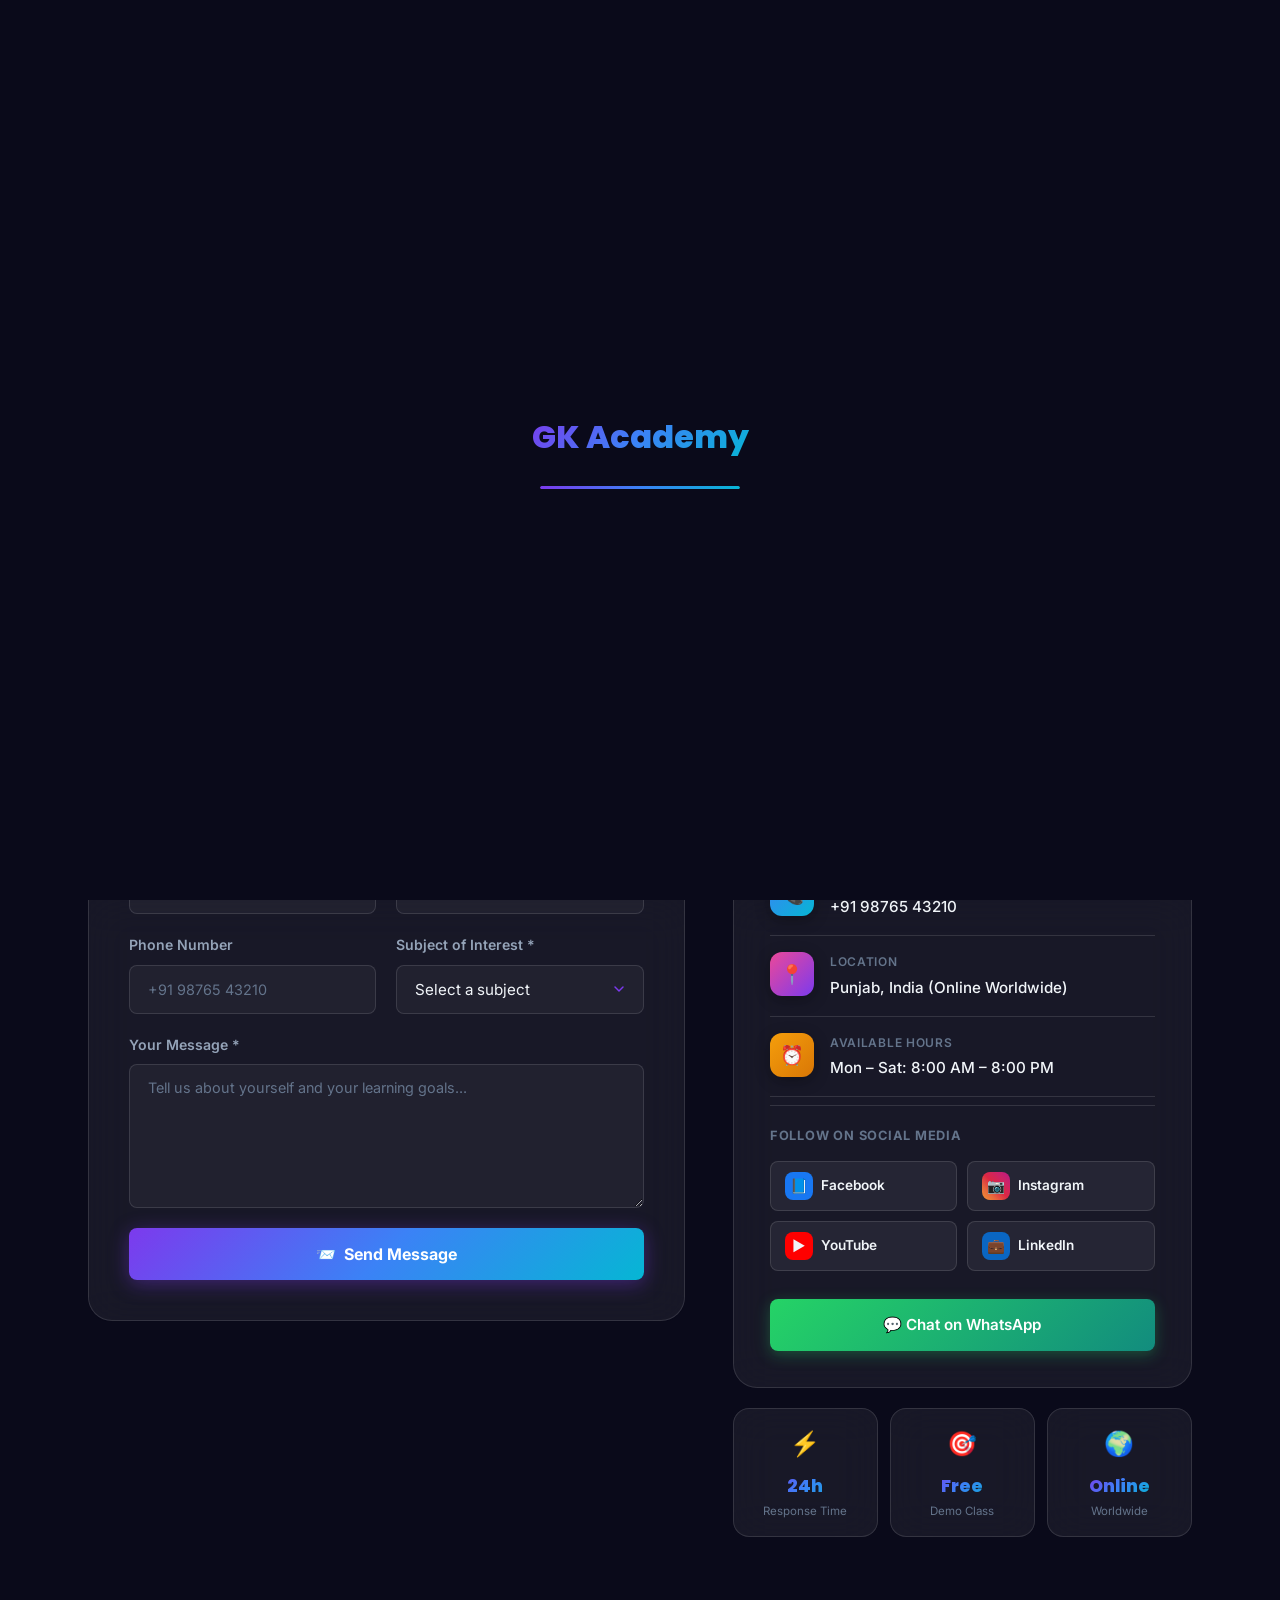
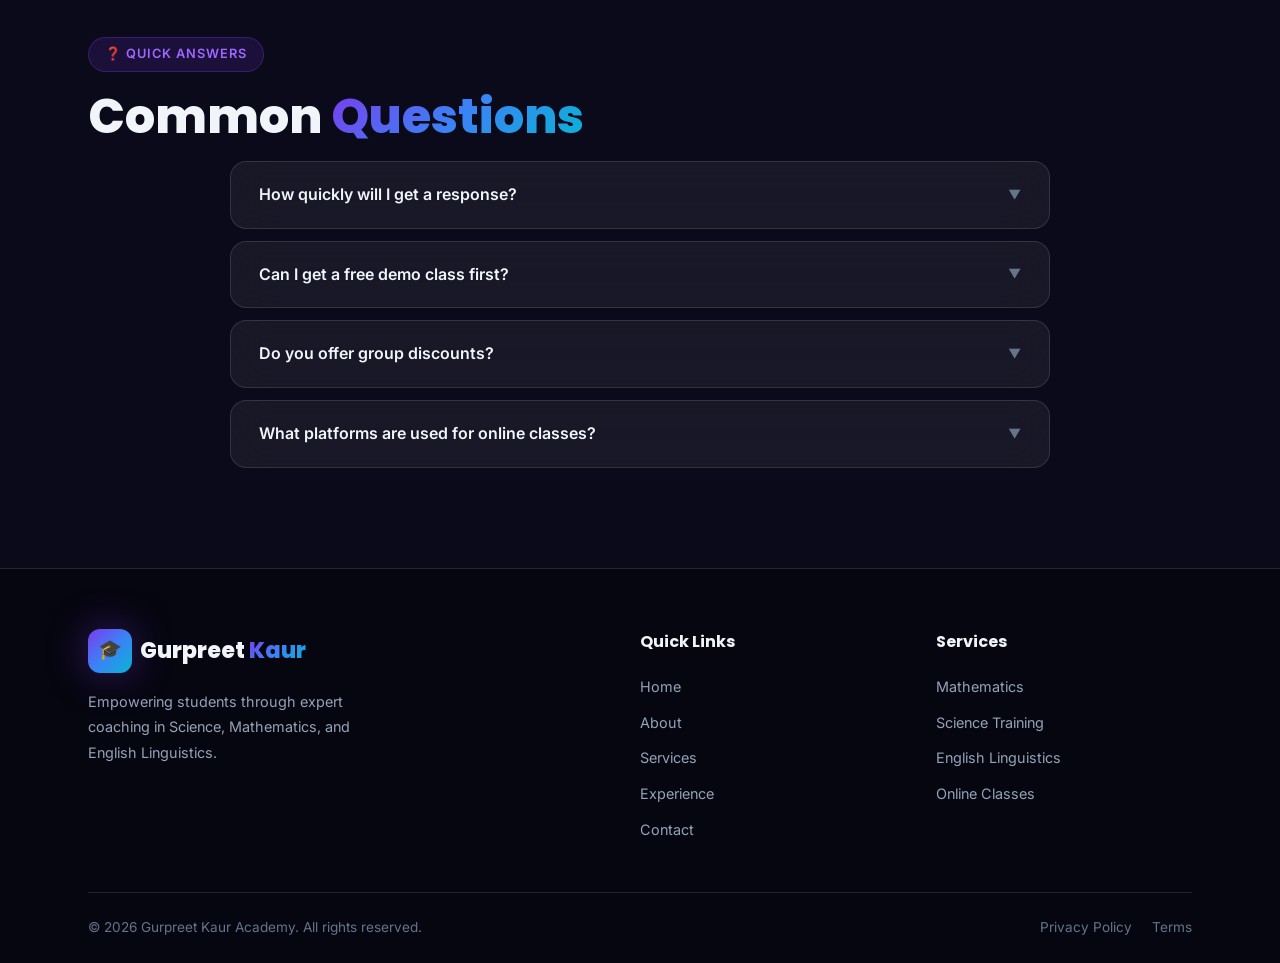
<file: contact.html>
<!DOCTYPE html>
<html lang="en">
<head>
  <meta charset="UTF-8" />
  <meta name="viewport" content="width=device-width, initial-scale=1.0" />
  <title>Contact – Gurpreet Kaur | Book a Session</title>
  <meta name="description" content="Contact Gurpreet Kaur to book a coaching session, get a free demo class, or inquire about services in Science, Mathematics, and English Linguistics." />
  <link rel="stylesheet" href="css/style.css" />
  <link rel="stylesheet" href="css/contact.css" />
  <link rel="stylesheet" href="css/responsive.css" />
  <link rel="icon" href="data:image/svg+xml,<svg xmlns='http://www.w3.org/2000/svg' viewBox='0 0 100 100'><text y='.9em' font-size='90'>🎓</text></svg>" />
</head>
<body>

<div id="loader">
  <div class="loader-logo">GK Academy</div>
  <div class="loader-bar"><div class="loader-bar-fill"></div></div>
</div>

<nav class="navbar" id="navbar">
  <div class="nav-logo">
    <div class="nav-logo-icon">🎓</div>
    <div class="nav-logo-text">Gurpreet <span>Kaur</span></div>
  </div>
  <ul class="nav-links">
    <li><a href="index.html">Home</a></li>
    <li><a href="about.html">About</a></li>
    <li><a href="services.html">Services</a></li>
    <li><a href="experience.html">Experience</a></li>
    <li><a href="contact.html">Contact</a></li>
  </ul>
  <div class="nav-actions">
    <button class="theme-toggle" aria-label="Toggle theme">🌙</button>
    <a href="contact.html" class="nav-cta">Book a Class</a>
  </div>
  <button class="hamburger" id="hamburger" aria-label="Menu"><span></span><span></span><span></span></button>
</nav>
<div class="mobile-nav" id="mobileNav">
  <a href="index.html">Home</a><a href="about.html">About</a><a href="services.html">Services</a><a href="experience.html">Experience</a><a href="contact.html">Contact</a>
</div>

<!-- ── Contact Banner ─────────────────────────────────────────── -->
<section class="contact-banner">
  <canvas id="particles-canvas"></canvas>
  <div class="cb-orb cb-orb1"></div>
  <div class="cb-orb cb-orb2"></div>
  <div class="container" style="position:relative;z-index:1;text-align:center;">
    <div class="ab-breadcrumb reveal" style="justify-content:center"><a href="index.html">Home</a><span>/</span>Contact</div>
    <h1 class="ab-title reveal delay-1">Get in <span class="gradient-text">Touch</span></h1>
    <p class="ab-subtitle reveal delay-2">Book a session, ask a question, or get a free demo class</p>
  </div>
  <div class="ab-wave"><svg viewBox="0 0 1440 100" xmlns="http://www.w3.org/2000/svg" preserveAspectRatio="none"><path d="M0,60 C360,120 1080,0 1440,60 L1440,100 L0,100 Z" fill="var(--bg-dark)"/></svg></div>
</section>

<!-- ── Contact Main ───────────────────────────────────────────── -->
<section class="contact-main">
  <div class="container">
    <div class="contact-grid">

      <!-- Form -->
      <div class="contact-form-wrap reveal-left">
        <div class="form-header">
          <div class="section-tag">✉️ Message Us</div>
          <h2 class="section-title">Send a <span>Message</span></h2>
          <div class="section-divider"></div>
          <p style="color:var(--text-secondary);font-size:0.95rem;line-height:1.7;margin-bottom:8px;">
            Fill out the form below and we'll get back to you within 24 hours. You can also book directly via WhatsApp for faster response.
          </p>
        </div>

        <form class="contact-form glass-card" id="contactForm" novalidate>
          <div class="form-row">
            <div class="form-group">
              <label class="form-label" for="contactName">Full Name *</label>
              <input type="text" id="contactName" name="name" class="form-input" placeholder="e.g. Arjun Sharma" required />
            </div>
            <div class="form-group">
              <label class="form-label" for="contactEmail">Email Address *</label>
              <input type="email" id="contactEmail" name="email" class="form-input" placeholder="your@email.com" required />
            </div>
          </div>
          <div class="form-row">
            <div class="form-group">
              <label class="form-label" for="contactPhone">Phone Number</label>
              <input type="tel" id="contactPhone" name="phone" class="form-input" placeholder="+91 98765 43210" />
            </div>
            <div class="form-group">
              <label class="form-label" for="contactSubject">Subject of Interest *</label>
              <select id="contactSubject" name="subject" class="form-select form-input" required>
                <option value="" disabled selected>Select a subject</option>
                <option value="mathematics">📐 Mathematics Coaching</option>
                <option value="science">🔬 Science Training</option>
                <option value="english">📖 English Linguistics</option>
                <option value="online">💻 Online Classes</option>
                <option value="demo">🎯 Free Demo Class</option>
                <option value="other">💬 General Inquiry</option>
              </select>
            </div>
          </div>
          <div class="form-group" style="grid-column:span 2">
            <label class="form-label" for="contactMessage">Your Message *</label>
            <textarea id="contactMessage" name="message" class="form-input form-textarea" rows="6" placeholder="Tell us about yourself and your learning goals..." required></textarea>
          </div>
          <button type="submit" class="btn btn-primary form-submit" id="submitBtn">
            <span>📨</span> Send Message
          </button>
        </form>
      </div>

      <!-- Info Sidebar -->
      <div class="contact-info-wrap reveal-right">
        <div class="contact-info-card glass-card">
          <div class="section-tag">📍 Find Us</div>
          <h3 style="font-family:'Poppins',sans-serif;font-size:1.3rem;font-weight:800;margin-bottom:24px;">Contact <span class="gradient-text">Information</span></h3>

          <div class="ci-item">
            <div class="ci-icon" style="background:linear-gradient(135deg,#7c3aed,#9f67ff)">📧</div>
            <div>
              <div class="ci-label">Email</div>
              <div class="ci-value">gurpreet@gkacademy.in</div>
            </div>
          </div>
          <div class="ci-item">
            <div class="ci-icon" style="background:linear-gradient(135deg,#25d366,#128c7e)">📱</div>
            <div>
              <div class="ci-label">WhatsApp</div>
              <div class="ci-value">+91 98765 43210</div>
            </div>
          </div>
          <div class="ci-item">
            <div class="ci-icon" style="background:linear-gradient(135deg,#3b82f6,#06b6d4)">📞</div>
            <div>
              <div class="ci-label">Phone</div>
              <div class="ci-value">+91 98765 43210</div>
            </div>
          </div>
          <div class="ci-item">
            <div class="ci-icon" style="background:linear-gradient(135deg,#ec4899,#7c3aed)">📍</div>
            <div>
              <div class="ci-label">Location</div>
              <div class="ci-value">Punjab, India (Online Worldwide)</div>
            </div>
          </div>
          <div class="ci-item">
            <div class="ci-icon" style="background:linear-gradient(135deg,#f59e0b,#d97706)">⏰</div>
            <div>
              <div class="ci-label">Available Hours</div>
              <div class="ci-value">Mon – Sat: 8:00 AM – 8:00 PM</div>
            </div>
          </div>

          <!-- Social Links -->
          <div class="ci-social">
            <div class="ci-social-title">Follow On Social Media</div>
            <div class="ci-social-links">
              <a href="#" class="ci-social-link" aria-label="Facebook" title="Facebook">
                <span class="csl-icon" style="background:#1877f2">📘</span>
                <span class="csl-name">Facebook</span>
              </a>
              <a href="#" class="ci-social-link" aria-label="Instagram" title="Instagram">
                <span class="csl-icon" style="background:linear-gradient(45deg,#f09433,#e6683c,#dc2743,#cc2366,#bc1888)">📷</span>
                <span class="csl-name">Instagram</span>
              </a>
              <a href="#" class="ci-social-link" aria-label="YouTube" title="YouTube">
                <span class="csl-icon" style="background:#ff0000">▶️</span>
                <span class="csl-name">YouTube</span>
              </a>
              <a href="#" class="ci-social-link" aria-label="LinkedIn" title="LinkedIn">
                <span class="csl-icon" style="background:#0a66c2">💼</span>
                <span class="csl-name">LinkedIn</span>
              </a>
            </div>
          </div>

          <!-- Quick CTA -->
          <a href="https://wa.me/91XXXXXXXXXX" target="_blank" rel="noopener" class="btn btn-primary" style="width:100%;justify-content:center;margin-top:8px;background:linear-gradient(135deg,#25d366,#128c7e);box-shadow:0 4px 15px rgba(37,211,102,0.3)">
            💬 Chat on WhatsApp
          </a>
        </div>

        <!-- Quick Stats -->
        <div class="contact-stats-row">
          <div class="cs-box glass-card">
            <div class="cs-icon">⚡</div>
            <div class="cs-text">
              <div class="cs-num">24h</div>
              <div class="cs-label">Response Time</div>
            </div>
          </div>
          <div class="cs-box glass-card">
            <div class="cs-icon">🎯</div>
            <div class="cs-text">
              <div class="cs-num">Free</div>
              <div class="cs-label">Demo Class</div>
            </div>
          </div>
          <div class="cs-box glass-card">
            <div class="cs-icon">🌍</div>
            <div class="cs-text">
              <div class="cs-num">Online</div>
              <div class="cs-label">Worldwide</div>
            </div>
          </div>
        </div>
      </div>
    </div>
  </div>
</section>


<!-- ── FAQ Quick ──────────────────────────────────────────────── -->
<section class="contact-faq">
  <div class="container">
    <div class="section-center reveal">
      <div class="section-tag">❓ Quick Answers</div>
      <h2 class="section-title">Common <span>Questions</span></h2>
    </div>
    <div class="faq-list" style="max-width:820px;margin:0 auto">
      <div class="faq-item glass-card reveal delay-1">
        <div class="faq-question"><span>How quickly will I get a response?</span><div class="faq-arrow">▼</div></div>
        <div class="faq-answer"><p>We typically respond within 2–4 hours via WhatsApp and within 24 hours via email. For urgent queries, WhatsApp is the fastest way to reach us.</p></div>
      </div>
      <div class="faq-item glass-card reveal delay-2">
        <div class="faq-question"><span>Can I get a free demo class first?</span><div class="faq-arrow">▼</div></div>
        <div class="faq-answer"><p>Absolutely! We offer a free 45-minute demo class for all new students. Simply fill out the contact form or message us on WhatsApp to schedule your free session.</p></div>
      </div>
      <div class="faq-item glass-card reveal delay-3">
        <div class="faq-question"><span>Do you offer group discounts?</span><div class="faq-arrow">▼</div></div>
        <div class="faq-answer"><p>Yes! We offer special discounted rates for groups of 3+ students enrolling together. Contact us to discuss custom group plans and pricing.</p></div>
      </div>
      <div class="faq-item glass-card reveal delay-4">
        <div class="faq-question"><span>What platforms are used for online classes?</span><div class="faq-arrow">▼</div></div>
        <div class="faq-answer"><p>Online classes are conducted primarily via Zoom or Google Meet with an interactive digital whiteboard. All sessions are recorded and shared with students within 24 hours.</p></div>
      </div>
    </div>
  </div>
</section>

<footer class="footer">
  <div class="container">
    <div class="footer-grid">
      <div class="footer-brand"><div class="nav-logo" style="margin-bottom:0"><div class="nav-logo-icon">🎓</div><div class="nav-logo-text">Gurpreet <span>Kaur</span></div></div><p>Empowering students through expert coaching in Science, Mathematics, and English Linguistics.</p></div>
      <div class="footer-col"><h4>Quick Links</h4><ul><li><a href="index.html">Home</a></li><li><a href="about.html">About</a></li><li><a href="services.html">Services</a></li><li><a href="experience.html">Experience</a></li><li><a href="contact.html">Contact</a></li></ul></div>
      <div class="footer-col"><h4>Services</h4><ul><li><a href="services.html">Mathematics</a></li><li><a href="services.html">Science Training</a></li><li><a href="services.html">English Linguistics</a></li><li><a href="services.html">Online Classes</a></li></ul></div>

    </div>
    <div class="footer-bottom">
      <p>© 2026 Gurpreet Kaur Academy. All rights reserved.</p>
      <div class="footer-bottom-links"><a href="#">Privacy Policy</a><a href="#">Terms</a></div>
    </div>
  </div>
</footer>

<a href="https://wa.me/91XXXXXXXXXX" class="whatsapp-float" target="_blank" rel="noopener" aria-label="WhatsApp">💬</a>
<button class="back-to-top" id="backToTop" aria-label="Back to top">↑</button>
<script src="js/main.js"></script>
</body>
</html>
</file>
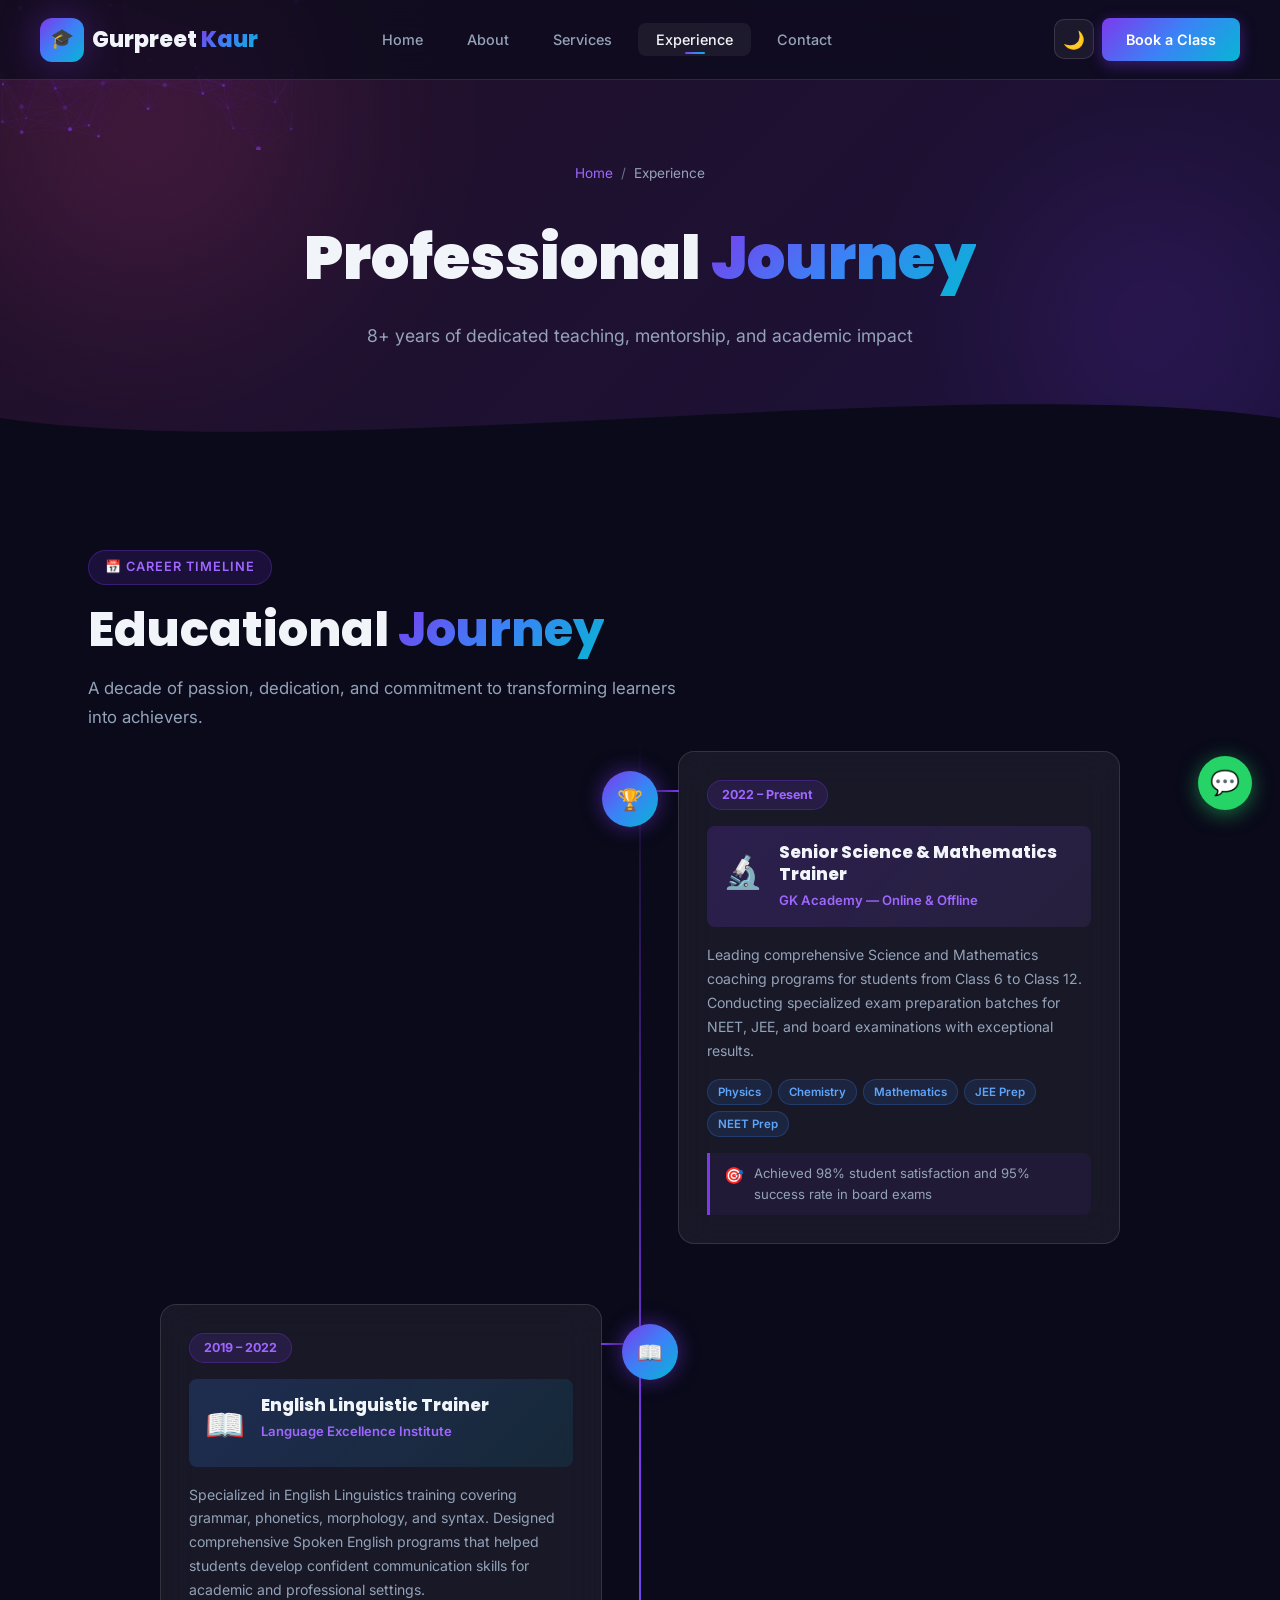
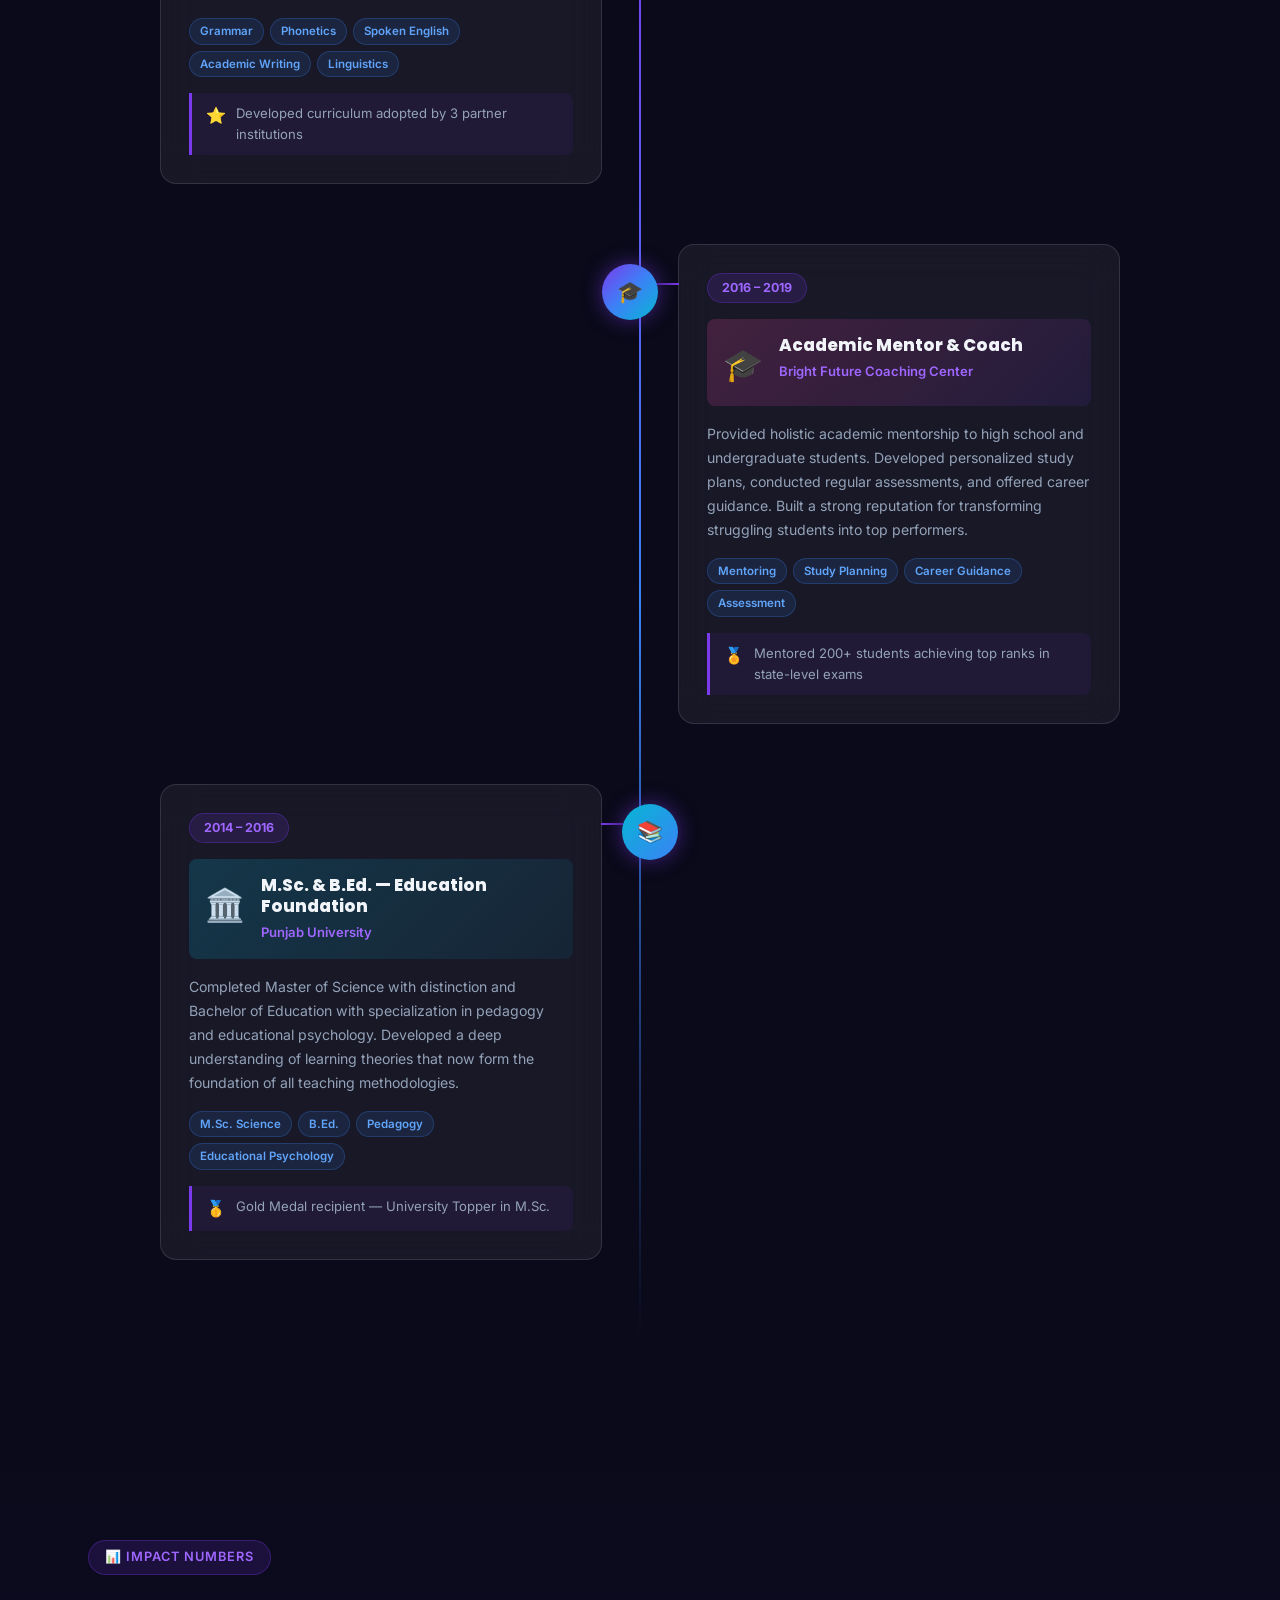
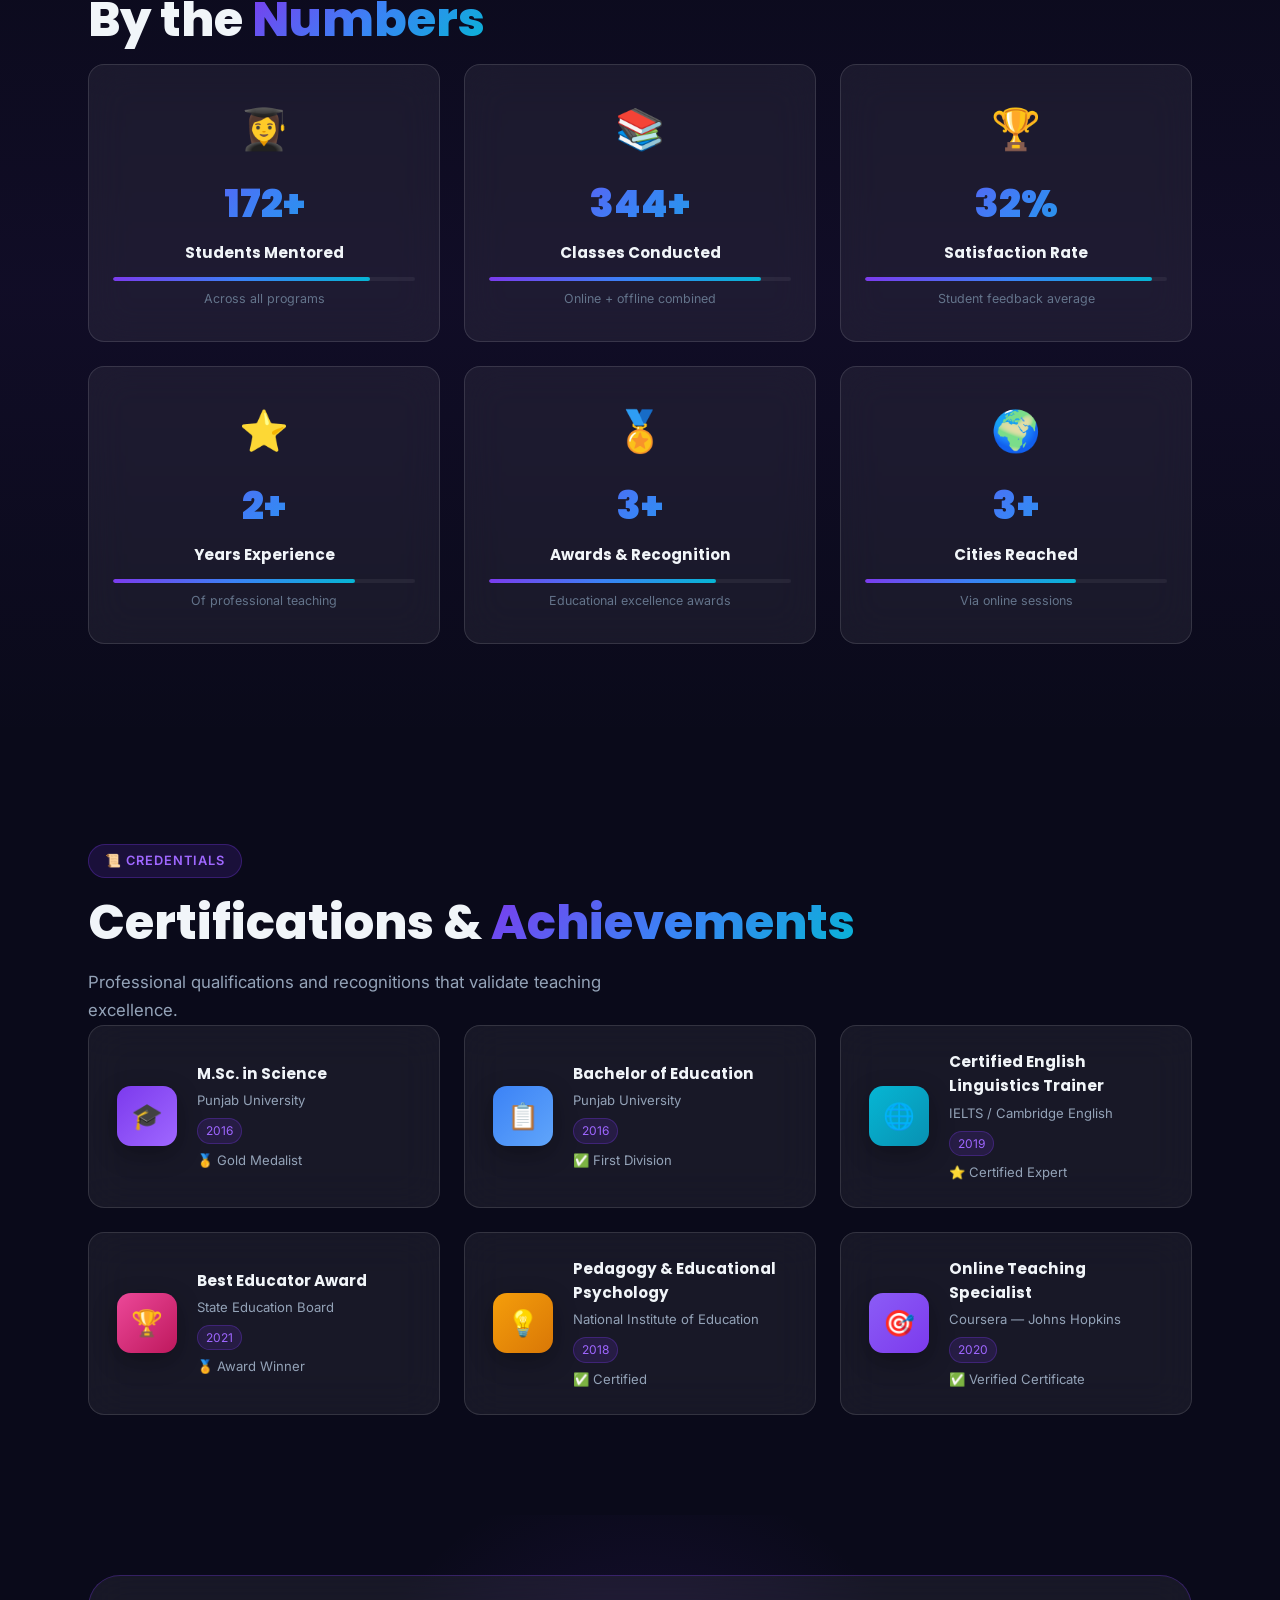
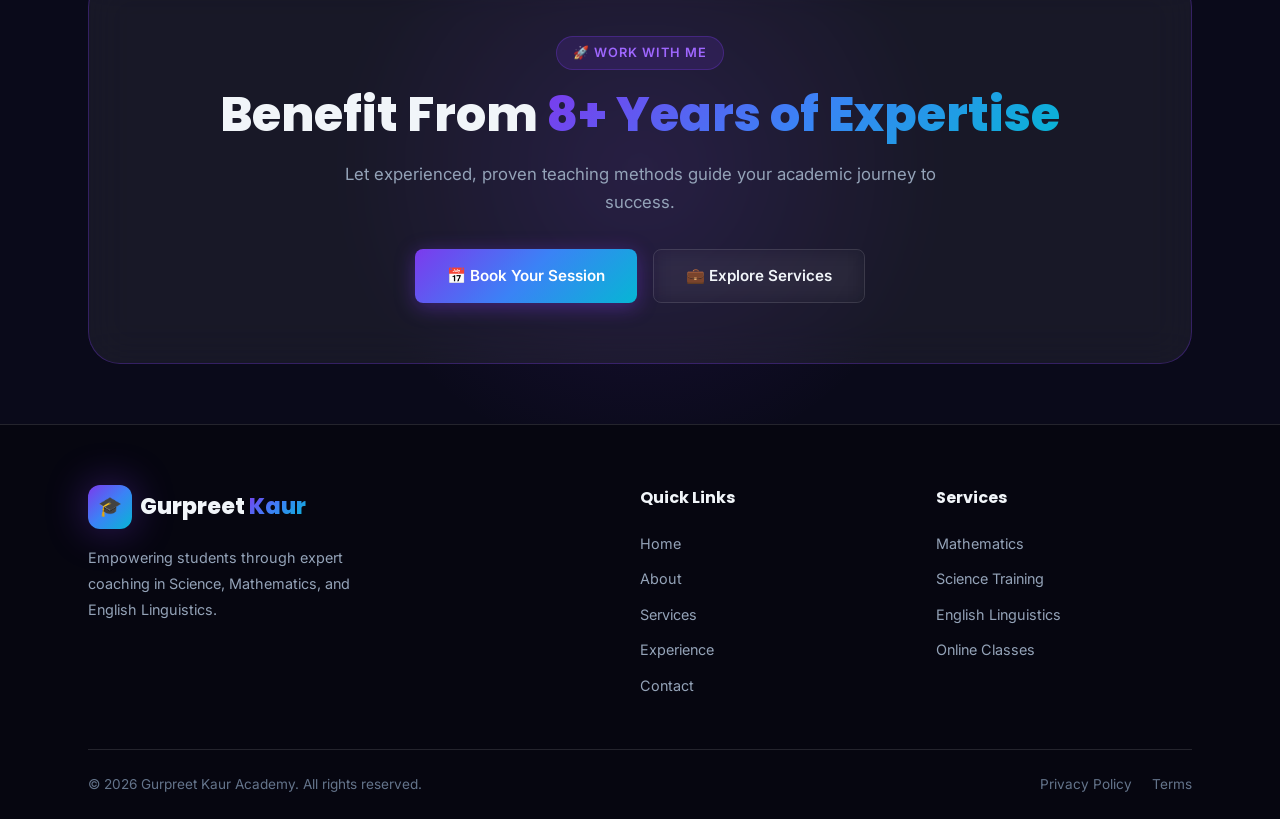
<file: experience.html>
<!DOCTYPE html>
<html lang="en">
<head>
  <meta charset="UTF-8" />
  <meta name="viewport" content="width=device-width, initial-scale=1.0" />
  <title>Experience – Gurpreet Kaur | Professional Journey</title>
  <meta name="description" content="Explore Gurpreet Kaur's professional educational journey — timeline, achievements, certifications, and academic milestones." />
  <link rel="stylesheet" href="css/style.css" />
  <link rel="stylesheet" href="css/experience.css" />
  <link rel="stylesheet" href="css/responsive.css" />
  <link rel="icon" href="data:image/svg+xml,<svg xmlns='http://www.w3.org/2000/svg' viewBox='0 0 100 100'><text y='.9em' font-size='90'>🎓</text></svg>" />
</head>
<body>

<div id="loader">
  <div class="loader-logo">GK Academy</div>
  <div class="loader-bar"><div class="loader-bar-fill"></div></div>
</div>

<nav class="navbar" id="navbar">
  <div class="nav-logo">
    <div class="nav-logo-icon">🎓</div>
    <div class="nav-logo-text">Gurpreet <span>Kaur</span></div>
  </div>
  <ul class="nav-links">
    <li><a href="index.html">Home</a></li>
    <li><a href="about.html">About</a></li>
    <li><a href="services.html">Services</a></li>
    <li><a href="experience.html">Experience</a></li>
    <li><a href="contact.html">Contact</a></li>
  </ul>
  <div class="nav-actions">
    <button class="theme-toggle" aria-label="Toggle theme">🌙</button>
    <a href="contact.html" class="nav-cta">Book a Class</a>
  </div>
  <button class="hamburger" id="hamburger" aria-label="Menu"><span></span><span></span><span></span></button>
</nav>
<div class="mobile-nav" id="mobileNav">
  <a href="index.html">Home</a><a href="about.html">About</a><a href="services.html">Services</a><a href="experience.html">Experience</a><a href="contact.html">Contact</a>
</div>

<!-- ── Banner ────────────────────────────────────────────────── -->
<section class="exp-banner">
  <canvas id="particles-canvas"></canvas>
  <div class="eb-orb eb-orb1"></div>
  <div class="eb-orb eb-orb2"></div>
  <div class="container" style="position:relative;z-index:1;text-align:center;">
    <div class="ab-breadcrumb reveal" style="justify-content:center"><a href="index.html">Home</a><span>/</span>Experience</div>
    <h1 class="ab-title reveal delay-1">Professional <span class="gradient-text">Journey</span></h1>
    <p class="ab-subtitle reveal delay-2">8+ years of dedicated teaching, mentorship, and academic impact</p>
  </div>
  <div class="ab-wave"><svg viewBox="0 0 1440 100" xmlns="http://www.w3.org/2000/svg" preserveAspectRatio="none"><path d="M0,60 C360,120 1080,0 1440,60 L1440,100 L0,100 Z" fill="var(--bg-dark)"/></svg></div>
</section>

<!-- ── Timeline ───────────────────────────────────────────────── -->
<section class="timeline-section">
  <div class="container">
    <div class="section-center reveal">
      <div class="section-tag">📅 Career Timeline</div>
      <h2 class="section-title">Educational <span>Journey</span></h2>
      <p class="section-subtitle">A decade of passion, dedication, and commitment to transforming learners into achievers.</p>
    </div>

    <div class="timeline">
      <!-- Timeline Item 1 -->
      <div class="tl-item tl-right reveal">
        <div class="tl-dot">
          <div class="tl-dot-inner">🏆</div>
        </div>
        <div class="tl-card glass-card">
          <div class="tl-date-badge">2022 – Present</div>
          <div class="tl-icon-header" style="background:linear-gradient(135deg,rgba(124,58,237,0.2),rgba(159,103,255,0.1))">
            <div class="tl-emoji">🔬</div>
            <div>
              <h3>Senior Science & Mathematics Trainer</h3>
              <p class="tl-org">GK Academy — Online & Offline</p>
            </div>
          </div>
          <p class="tl-desc">Leading comprehensive Science and Mathematics coaching programs for students from Class 6 to Class 12. Conducting specialized exam preparation batches for NEET, JEE, and board examinations with exceptional results.</p>
          <div class="tl-tags">
            <span>Physics</span><span>Chemistry</span><span>Mathematics</span><span>JEE Prep</span><span>NEET Prep</span>
          </div>
          <div class="tl-achievement">
            <span class="ta-icon">🎯</span>
            <span>Achieved 98% student satisfaction and 95% success rate in board exams</span>
          </div>
        </div>
      </div>

      <!-- Timeline Item 2 -->
      <div class="tl-item tl-left reveal delay-1">
        <div class="tl-dot">
          <div class="tl-dot-inner">📖</div>
        </div>
        <div class="tl-card glass-card">
          <div class="tl-date-badge">2019 – 2022</div>
          <div class="tl-icon-header" style="background:linear-gradient(135deg,rgba(59,130,246,0.2),rgba(6,182,212,0.1))">
            <div class="tl-emoji">📖</div>
            <div>
              <h3>English Linguistic Trainer</h3>
              <p class="tl-org">Language Excellence Institute</p>
            </div>
          </div>
          <p class="tl-desc">Specialized in English Linguistics training covering grammar, phonetics, morphology, and syntax. Designed comprehensive Spoken English programs that helped students develop confident communication skills for academic and professional settings.</p>
          <div class="tl-tags">
            <span>Grammar</span><span>Phonetics</span><span>Spoken English</span><span>Academic Writing</span><span>Linguistics</span>
          </div>
          <div class="tl-achievement">
            <span class="ta-icon">⭐</span>
            <span>Developed curriculum adopted by 3 partner institutions</span>
          </div>
        </div>
      </div>

      <!-- Timeline Item 3 -->
      <div class="tl-item tl-right reveal delay-2">
        <div class="tl-dot">
          <div class="tl-dot-inner">🎓</div>
        </div>
        <div class="tl-card glass-card">
          <div class="tl-date-badge">2016 – 2019</div>
          <div class="tl-icon-header" style="background:linear-gradient(135deg,rgba(236,72,153,0.2),rgba(124,58,237,0.1))">
            <div class="tl-emoji">🎓</div>
            <div>
              <h3>Academic Mentor & Coach</h3>
              <p class="tl-org">Bright Future Coaching Center</p>
            </div>
          </div>
          <p class="tl-desc">Provided holistic academic mentorship to high school and undergraduate students. Developed personalized study plans, conducted regular assessments, and offered career guidance. Built a strong reputation for transforming struggling students into top performers.</p>
          <div class="tl-tags">
            <span>Mentoring</span><span>Study Planning</span><span>Career Guidance</span><span>Assessment</span>
          </div>
          <div class="tl-achievement">
            <span class="ta-icon">🏅</span>
            <span>Mentored 200+ students achieving top ranks in state-level exams</span>
          </div>
        </div>
      </div>

      <!-- Timeline Item 4 — Education -->
      <div class="tl-item tl-left reveal delay-3">
        <div class="tl-dot tl-dot-edu">
          <div class="tl-dot-inner">📚</div>
        </div>
        <div class="tl-card glass-card">
          <div class="tl-date-badge">2014 – 2016</div>
          <div class="tl-icon-header" style="background:linear-gradient(135deg,rgba(6,182,212,0.2),rgba(8,145,178,0.1))">
            <div class="tl-emoji">🏛️</div>
            <div>
              <h3>M.Sc. & B.Ed. — Education Foundation</h3>
              <p class="tl-org">Punjab University</p>
            </div>
          </div>
          <p class="tl-desc">Completed Master of Science with distinction and Bachelor of Education with specialization in pedagogy and educational psychology. Developed a deep understanding of learning theories that now form the foundation of all teaching methodologies.</p>
          <div class="tl-tags">
            <span>M.Sc. Science</span><span>B.Ed.</span><span>Pedagogy</span><span>Educational Psychology</span>
          </div>
          <div class="tl-achievement">
            <span class="ta-icon">🥇</span>
            <span>Gold Medal recipient — University Topper in M.Sc.</span>
          </div>
        </div>
      </div>
    </div>
  </div>
</section>

<!-- ── Stats Section ──────────────────────────────────────────── -->
<section class="exp-stats">
  <div class="exp-stats-bg"></div>
  <div class="container">
    <div class="section-center reveal">
      <div class="section-tag">📊 Impact Numbers</div>
      <h2 class="section-title">By the <span>Numbers</span></h2>
    </div>
    <div class="exp-stats-grid">
      <div class="exp-stat-card glass-card tilt-card reveal delay-1">
        <div class="esc-icon">👩‍🎓</div>
        <div class="counter esc-num" data-target="500" data-suffix="+">0+</div>
        <div class="esc-title">Students Mentored</div>
        <div class="esc-bar"><div class="esc-bar-fill" style="width:85%"></div></div>
        <div class="esc-sub">Across all programs</div>
      </div>
      <div class="exp-stat-card glass-card tilt-card reveal delay-2">
        <div class="esc-icon">📚</div>
        <div class="counter esc-num" data-target="1000" data-suffix="+">0+</div>
        <div class="esc-title">Classes Conducted</div>
        <div class="esc-bar"><div class="esc-bar-fill" style="width:90%"></div></div>
        <div class="esc-sub">Online + offline combined</div>
      </div>
      <div class="exp-stat-card glass-card tilt-card reveal delay-3">
        <div class="esc-icon">🏆</div>
        <div class="counter esc-num" data-target="95" data-suffix="%">0%</div>
        <div class="esc-title">Satisfaction Rate</div>
        <div class="esc-bar"><div class="esc-bar-fill" style="width:95%"></div></div>
        <div class="esc-sub">Student feedback average</div>
      </div>
      <div class="exp-stat-card glass-card tilt-card reveal delay-4">
        <div class="esc-icon">⭐</div>
        <div class="counter esc-num" data-target="8" data-suffix="+">0+</div>
        <div class="esc-title">Years Experience</div>
        <div class="esc-bar"><div class="esc-bar-fill" style="width:80%"></div></div>
        <div class="esc-sub">Of professional teaching</div>
      </div>
      <div class="exp-stat-card glass-card tilt-card reveal delay-5">
        <div class="esc-icon">🏅</div>
        <div class="counter esc-num" data-target="12" data-suffix="+">0+</div>
        <div class="esc-title">Awards & Recognition</div>
        <div class="esc-bar"><div class="esc-bar-fill" style="width:75%"></div></div>
        <div class="esc-sub">Educational excellence awards</div>
      </div>
      <div class="exp-stat-card glass-card tilt-card reveal delay-1">
        <div class="esc-icon">🌍</div>
        <div class="counter esc-num" data-target="15" data-suffix="+">0+</div>
        <div class="esc-title">Cities Reached</div>
        <div class="esc-bar"><div class="esc-bar-fill" style="width:70%"></div></div>
        <div class="esc-sub">Via online sessions</div>
      </div>
    </div>
  </div>
</section>

<!-- ── Certifications ─────────────────────────────────────────── -->
<section class="certifications">
  <div class="container">
    <div class="section-center reveal">
      <div class="section-tag">📜 Credentials</div>
      <h2 class="section-title">Certifications &amp; <span>Achievements</span></h2>
      <p class="section-subtitle">Professional qualifications and recognitions that validate teaching excellence.</p>
    </div>
    <div class="cert-grid">
      <div class="cert-card glass-card tilt-card reveal delay-1">
        <div class="cert-icon" style="background:linear-gradient(135deg,#7c3aed,#9f67ff)">🎓</div>
        <div class="cert-body">
          <div class="cert-title">M.Sc. in Science</div>
          <div class="cert-org">Punjab University</div>
          <div class="cert-year">2016</div>
          <div class="cert-medal">🥇 Gold Medalist</div>
        </div>
      </div>
      <div class="cert-card glass-card tilt-card reveal delay-2">
        <div class="cert-icon" style="background:linear-gradient(135deg,#3b82f6,#60a5fa)">📋</div>
        <div class="cert-body">
          <div class="cert-title">Bachelor of Education</div>
          <div class="cert-org">Punjab University</div>
          <div class="cert-year">2016</div>
          <div class="cert-medal">✅ First Division</div>
        </div>
      </div>
      <div class="cert-card glass-card tilt-card reveal delay-3">
        <div class="cert-icon" style="background:linear-gradient(135deg,#06b6d4,#0891b2)">🌐</div>
        <div class="cert-body">
          <div class="cert-title">Certified English Linguistics Trainer</div>
          <div class="cert-org">IELTS / Cambridge English</div>
          <div class="cert-year">2019</div>
          <div class="cert-medal">⭐ Certified Expert</div>
        </div>
      </div>
      <div class="cert-card glass-card tilt-card reveal delay-4">
        <div class="cert-icon" style="background:linear-gradient(135deg,#ec4899,#be185d)">🏆</div>
        <div class="cert-body">
          <div class="cert-title">Best Educator Award</div>
          <div class="cert-org">State Education Board</div>
          <div class="cert-year">2021</div>
          <div class="cert-medal">🏅 Award Winner</div>
        </div>
      </div>
      <div class="cert-card glass-card tilt-card reveal delay-5">
        <div class="cert-icon" style="background:linear-gradient(135deg,#f59e0b,#d97706)">💡</div>
        <div class="cert-body">
          <div class="cert-title">Pedagogy & Educational Psychology</div>
          <div class="cert-org">National Institute of Education</div>
          <div class="cert-year">2018</div>
          <div class="cert-medal">✅ Certified</div>
        </div>
      </div>
      <div class="cert-card glass-card tilt-card reveal delay-1">
        <div class="cert-icon" style="background:linear-gradient(135deg,#8b5cf6,#7c3aed)">🎯</div>
        <div class="cert-body">
          <div class="cert-title">Online Teaching Specialist</div>
          <div class="cert-org">Coursera — Johns Hopkins</div>
          <div class="cert-year">2020</div>
          <div class="cert-medal">✅ Verified Certificate</div>
        </div>
      </div>
    </div>
  </div>
</section>

<!-- CTA -->
<section class="cta-section" style="padding:60px 0;">
  <div class="cta-bg-orb"></div>
  <div class="container">
    <div class="cta-inner glass-card reveal">
      <div class="section-tag" style="margin:0 auto 16px">🚀 Work With Me</div>
      <h2 class="section-title" style="text-align:center">Benefit From <span>8+ Years of Expertise</span></h2>
      <p class="section-subtitle" style="text-align:center;margin:0 auto 32px;">Let experienced, proven teaching methods guide your academic journey to success.</p>
      <div style="display:flex;gap:16px;flex-wrap:wrap;justify-content:center">
        <a href="contact.html" class="btn btn-primary">📅 Book Your Session</a>
        <a href="services.html" class="btn btn-outline">💼 Explore Services</a>
      </div>
    </div>
  </div>
</section>

<footer class="footer">
  <div class="container">
    <div class="footer-grid">
      <div class="footer-brand"><div class="nav-logo" style="margin-bottom:0"><div class="nav-logo-icon">🎓</div><div class="nav-logo-text">Gurpreet <span>Kaur</span></div></div><p>Empowering students through expert coaching in Science, Mathematics, and English Linguistics.</p></div>
      <div class="footer-col"><h4>Quick Links</h4><ul><li><a href="index.html">Home</a></li><li><a href="about.html">About</a></li><li><a href="services.html">Services</a></li><li><a href="experience.html">Experience</a></li><li><a href="contact.html">Contact</a></li></ul></div>
      <div class="footer-col"><h4>Services</h4><ul><li><a href="services.html">Mathematics</a></li><li><a href="services.html">Science Training</a></li><li><a href="services.html">English Linguistics</a></li><li><a href="services.html">Online Classes</a></li></ul></div>

    </div>
    <div class="footer-bottom">
      <p>© 2026 Gurpreet Kaur Academy. All rights reserved.</p>
      <div class="footer-bottom-links"><a href="#">Privacy Policy</a><a href="#">Terms</a></div>
    </div>
  </div>
</footer>

<a href="https://wa.me/91XXXXXXXXXX" class="whatsapp-float" target="_blank" rel="noopener" aria-label="WhatsApp">💬</a>
<button class="back-to-top" id="backToTop" aria-label="Back to top">↑</button>
<script src="js/main.js"></script>
</body>
</html>
</file>
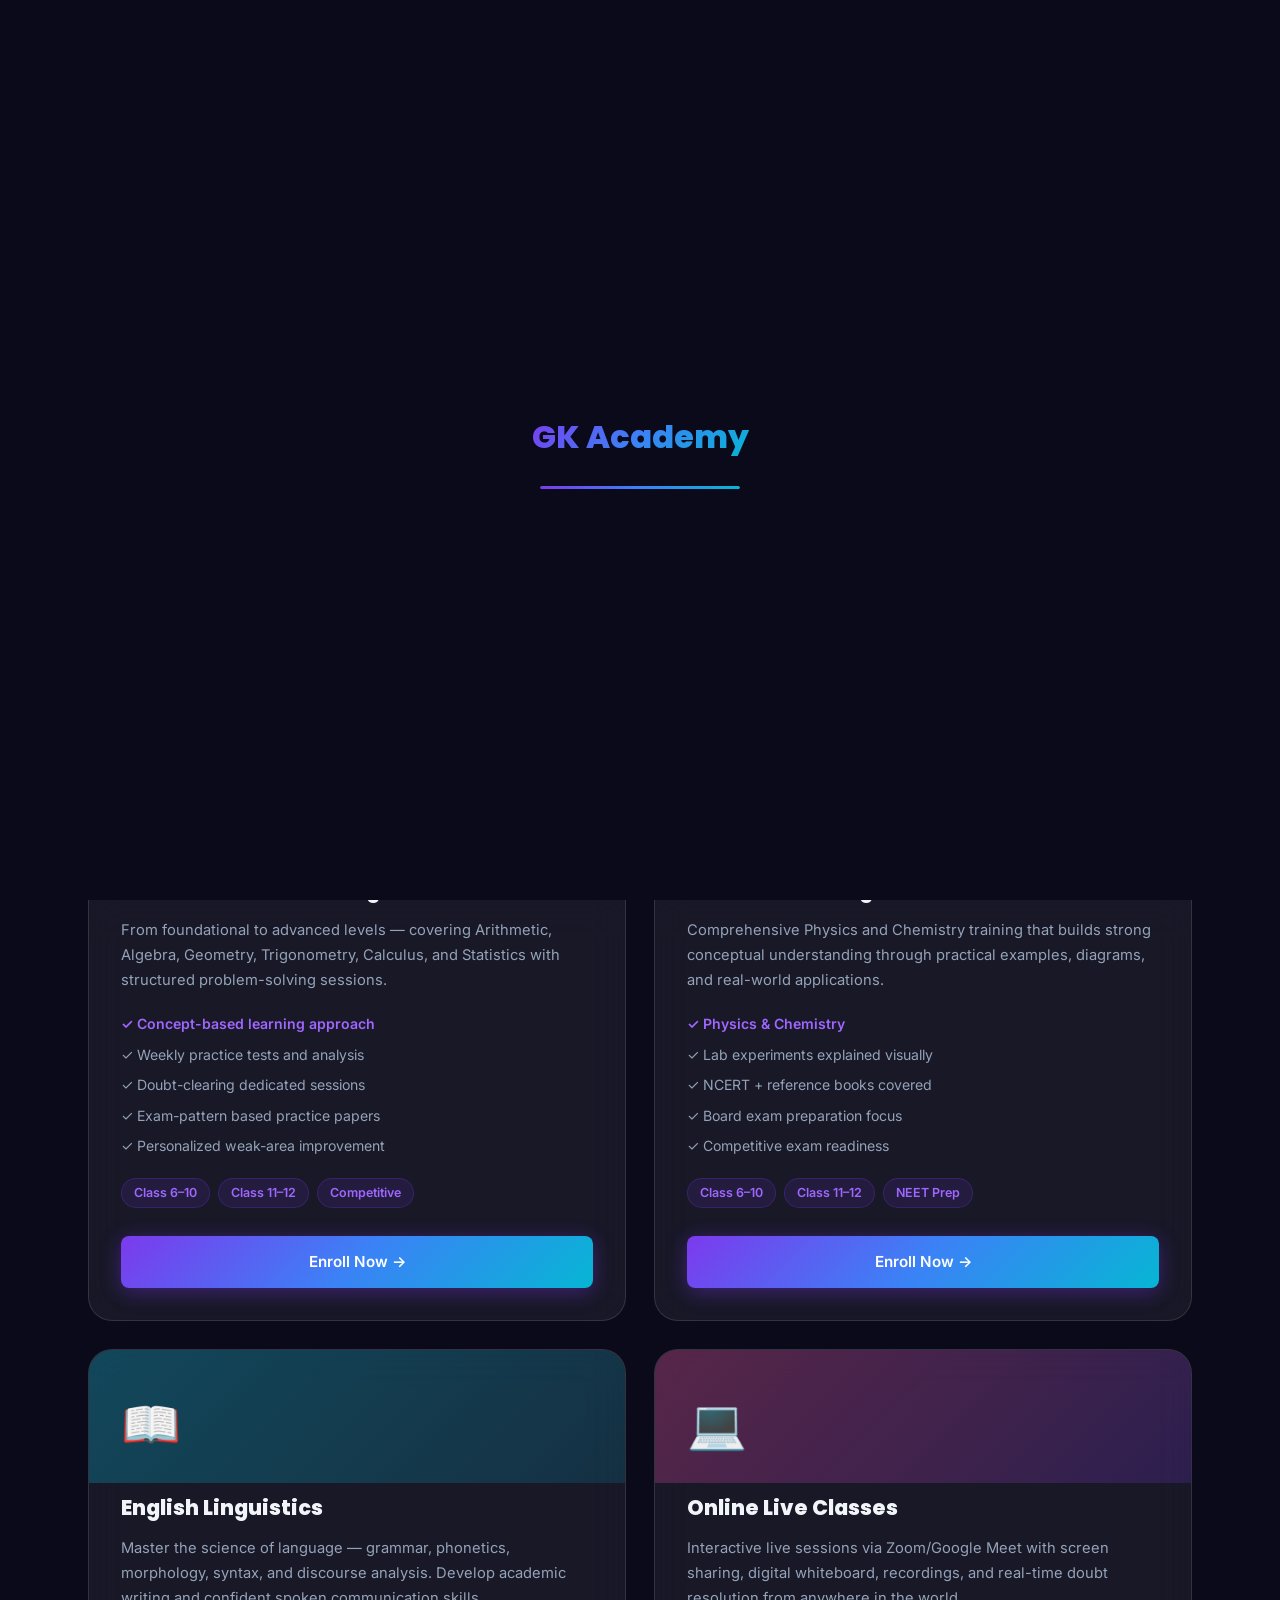
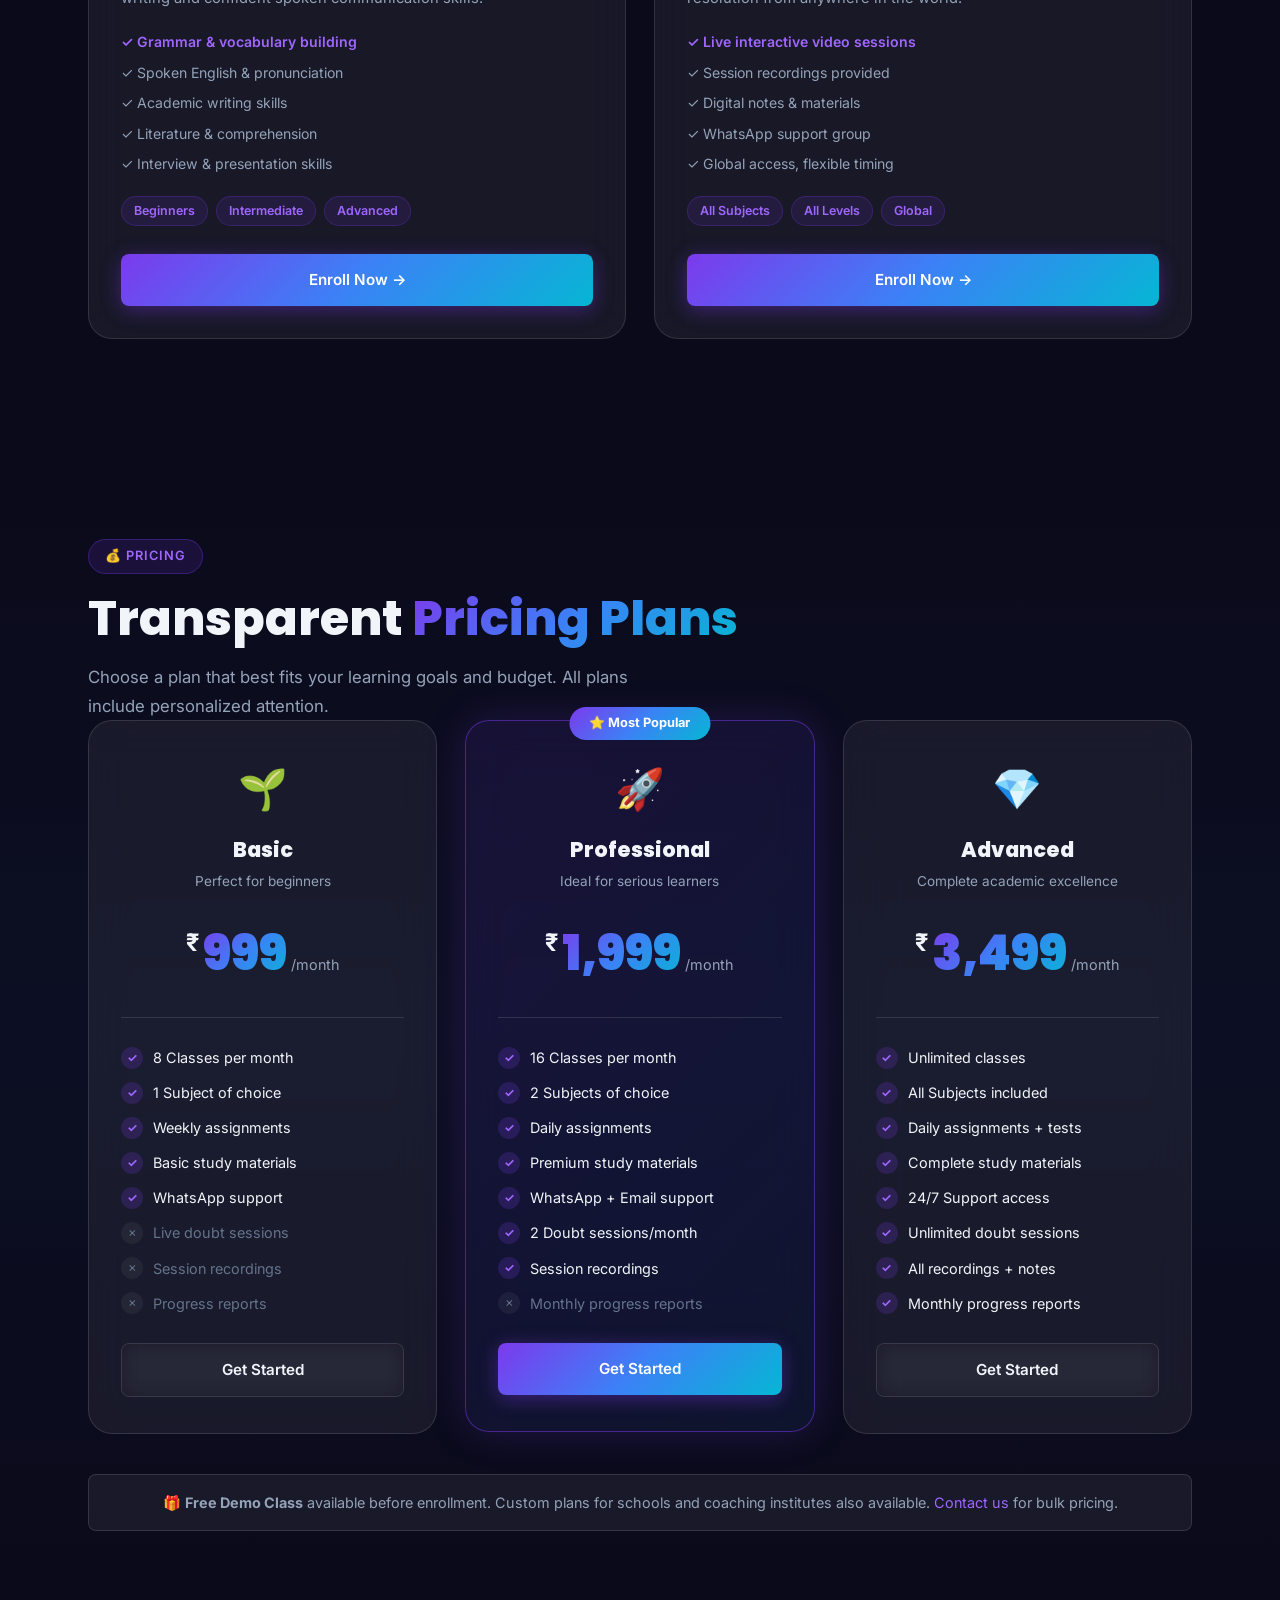
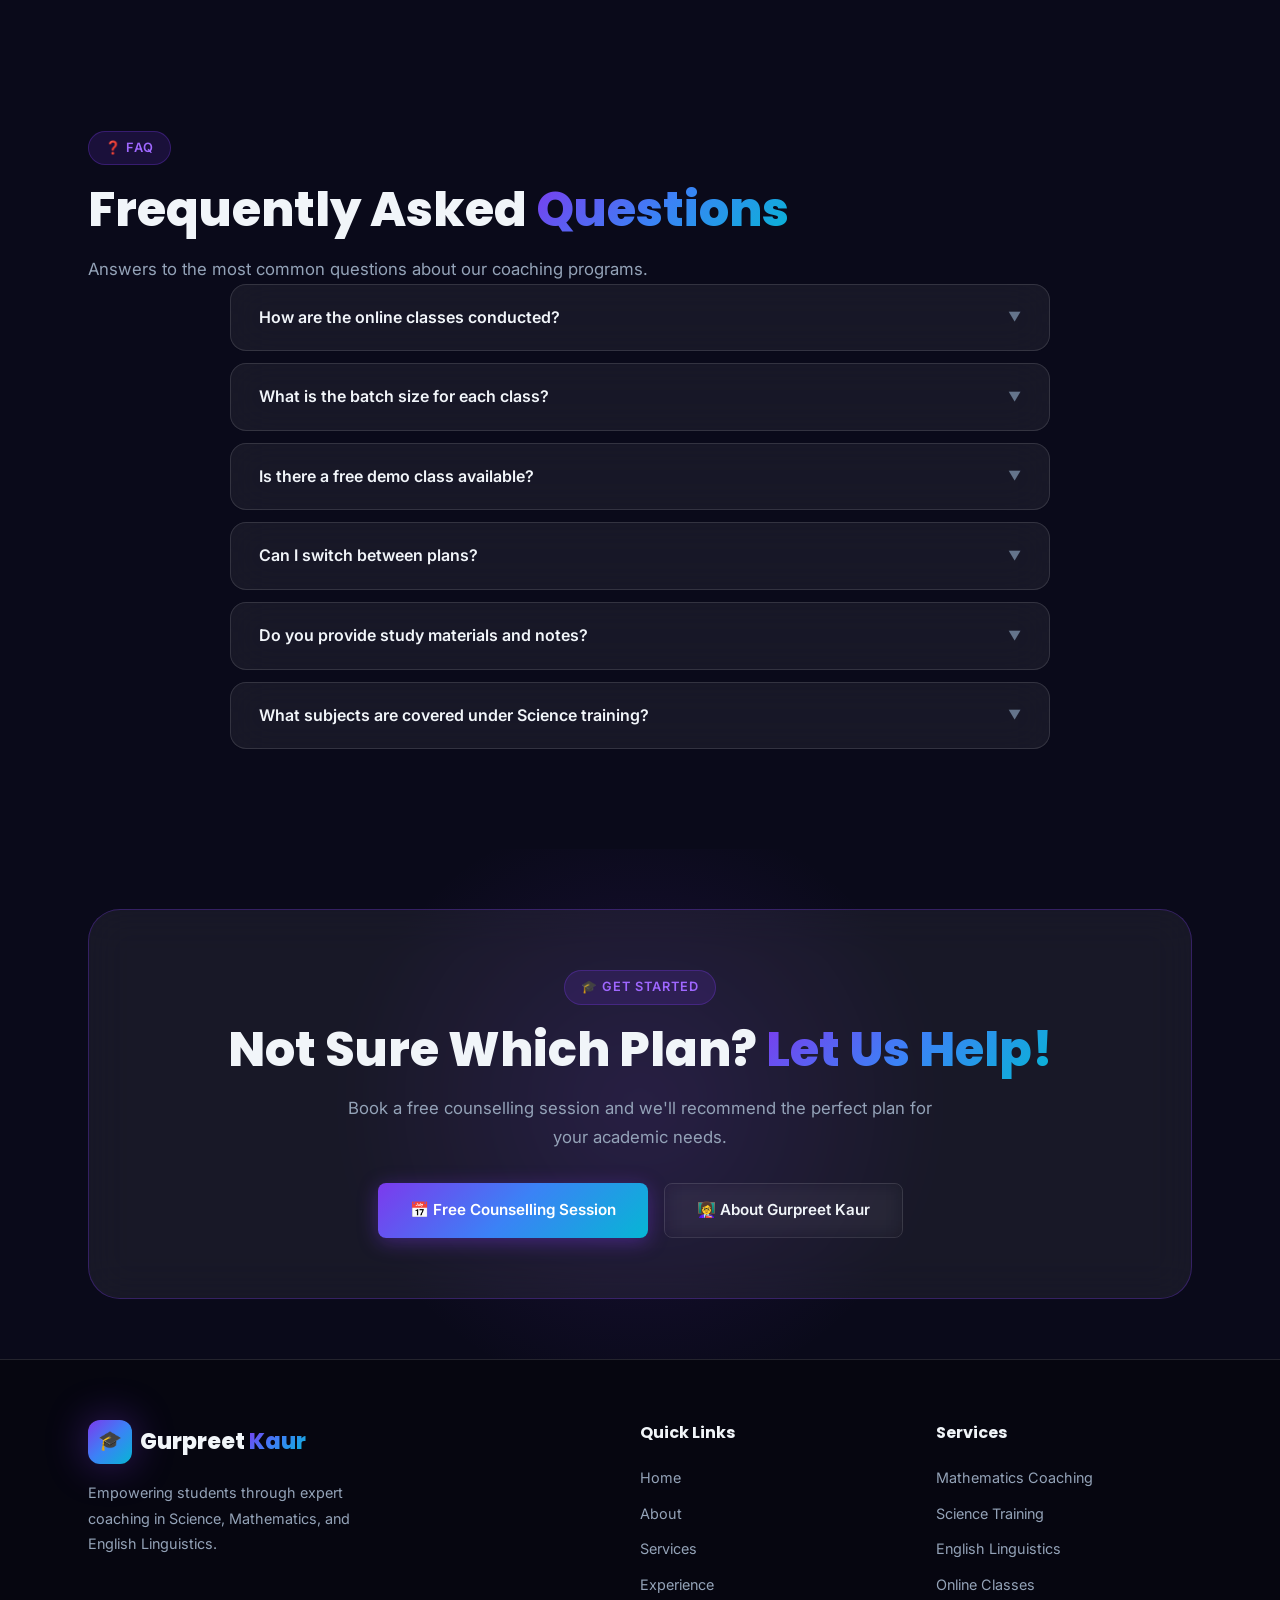
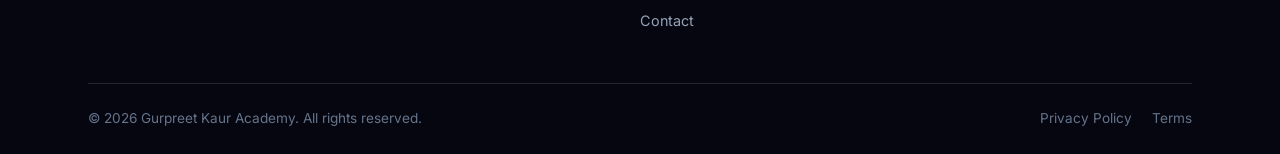
<file: services.html>
<!DOCTYPE html>
<html lang="en">
<head>
  <meta charset="UTF-8" />
  <meta name="viewport" content="width=device-width, initial-scale=1.0" />
  <title>Services – Gurpreet Kaur | Coaching Plans & Pricing</title>
  <meta name="description" content="Explore Gurpreet Kaur's coaching services — Mathematics, Science, English Linguistics, online classes, pricing plans, and FAQs." />
  <link rel="stylesheet" href="css/style.css" />
  <link rel="stylesheet" href="css/services.css" />
  <link rel="stylesheet" href="css/responsive.css" />
  <link rel="icon" href="data:image/svg+xml,<svg xmlns='http://www.w3.org/2000/svg' viewBox='0 0 100 100'><text y='.9em' font-size='90'>🎓</text></svg>" />
</head>
<body>

<div id="loader">
  <div class="loader-logo">GK Academy</div>
  <div class="loader-bar"><div class="loader-bar-fill"></div></div>
</div>

<nav class="navbar" id="navbar">
  <div class="nav-logo">
    <div class="nav-logo-icon">🎓</div>
    <div class="nav-logo-text">Gurpreet <span>Kaur</span></div>
  </div>
  <ul class="nav-links">
    <li><a href="index.html">Home</a></li>
    <li><a href="about.html">About</a></li>
    <li><a href="services.html">Services</a></li>
    <li><a href="experience.html">Experience</a></li>
    <li><a href="contact.html">Contact</a></li>
  </ul>
  <div class="nav-actions">
    <button class="theme-toggle" aria-label="Toggle theme">🌙</button>
    <a href="contact.html" class="nav-cta">Book a Class</a>
  </div>
  <button class="hamburger" id="hamburger" aria-label="Menu"><span></span><span></span><span></span></button>
</nav>
<div class="mobile-nav" id="mobileNav">
  <a href="index.html">Home</a><a href="about.html">About</a><a href="services.html">Services</a><a href="experience.html">Experience</a><a href="contact.html">Contact</a>
</div>

<!-- ── Services Banner ───────────────────────────────────────── -->
<section class="services-banner">
  <canvas id="particles-canvas"></canvas>
  <div class="sb-orb sb-orb1"></div>
  <div class="sb-orb sb-orb2"></div>
  <div class="container" style="position:relative;z-index:1;text-align:center;">
    <div class="ab-breadcrumb reveal" style="justify-content:center"><a href="index.html">Home</a><span>/</span>Services</div>
    <h1 class="ab-title reveal delay-1">Our <span class="gradient-text">Services</span></h1>
    <p class="ab-subtitle reveal delay-2">Expert coaching programs tailored for every learning need and goal</p>
  </div>
  <div class="ab-wave"><svg viewBox="0 0 1440 100" xmlns="http://www.w3.org/2000/svg" preserveAspectRatio="none"><path d="M0,60 C360,120 1080,0 1440,60 L1440,100 L0,100 Z" fill="var(--bg-dark)"/></svg></div>
</section>

<!-- ── Services Cards ─────────────────────────────────────────── -->
<section class="services-main">
  <div class="container">
    <div class="section-center reveal">
      <div class="section-tag">📚 What We Teach</div>
      <h2 class="section-title">Comprehensive <span>Coaching Programs</span></h2>
      <p class="section-subtitle">Choose from our expertly designed subject-specific programs tailored to your academic level and goals.</p>
    </div>
    <div class="srv-grid">

      <div class="srv-card glass-card tilt-card reveal delay-1">
        <div class="srv-card-header" style="background:linear-gradient(135deg,rgba(124,58,237,0.3),rgba(159,103,255,0.2))">
          <div class="srv-icon">📐</div>
          <div class="srv-badge">Most Popular</div>
        </div>
        <div class="srv-body">
          <h3>Mathematics Coaching</h3>
          <p>From foundational to advanced levels — covering Arithmetic, Algebra, Geometry, Trigonometry, Calculus, and Statistics with structured problem-solving sessions.</p>
          <ul class="srv-features">
            <li>✓ Concept-based learning approach</li>
            <li>✓ Weekly practice tests and analysis</li>
            <li>✓ Doubt-clearing dedicated sessions</li>
            <li>✓ Exam-pattern based practice papers</li>
            <li>✓ Personalized weak-area improvement</li>
          </ul>
          <div class="srv-levels">
            <span>Class 6–10</span><span>Class 11–12</span><span>Competitive</span>
          </div>
          <a href="contact.html" class="btn btn-primary" style="width:100%;justify-content:center;margin-top:24px">Enroll Now →</a>
        </div>
      </div>

      <div class="srv-card glass-card tilt-card reveal delay-2">
        <div class="srv-card-header" style="background:linear-gradient(135deg,rgba(59,130,246,0.3),rgba(6,182,212,0.2))">
          <div class="srv-icon">🔬</div>
        </div>
        <div class="srv-body">
          <h3>Science Training</h3>
          <p>Comprehensive Physics and Chemistry training that builds strong conceptual understanding through practical examples, diagrams, and real-world applications.</p>
          <ul class="srv-features">
            <li>✓ Physics &amp; Chemistry</li>
            <li>✓ Lab experiments explained visually</li>
            <li>✓ NCERT + reference books covered</li>
            <li>✓ Board exam preparation focus</li>
            <li>✓ Competitive exam readiness</li>
          </ul>
          <div class="srv-levels">
            <span>Class 6–10</span><span>Class 11–12</span><span>NEET Prep</span>
          </div>
          <a href="contact.html" class="btn btn-primary" style="width:100%;justify-content:center;margin-top:24px">Enroll Now →</a>
        </div>
      </div>

      <div class="srv-card glass-card tilt-card reveal delay-3">
        <div class="srv-card-header" style="background:linear-gradient(135deg,rgba(6,182,212,0.3),rgba(8,145,178,0.2))">
          <div class="srv-icon">📖</div>
        </div>
        <div class="srv-body">
          <h3>English Linguistics</h3>
          <p>Master the science of language — grammar, phonetics, morphology, syntax, and discourse analysis. Develop academic writing and confident spoken communication skills.</p>
          <ul class="srv-features">
            <li>✓ Grammar &amp; vocabulary building</li>
            <li>✓ Spoken English &amp; pronunciation</li>
            <li>✓ Academic writing skills</li>
            <li>✓ Literature &amp; comprehension</li>
            <li>✓ Interview &amp; presentation skills</li>
          </ul>
          <div class="srv-levels">
            <span>Beginners</span><span>Intermediate</span><span>Advanced</span>
          </div>
          <a href="contact.html" class="btn btn-primary" style="width:100%;justify-content:center;margin-top:24px">Enroll Now →</a>
        </div>
      </div>

      <div class="srv-card glass-card tilt-card reveal delay-4">
        <div class="srv-card-header" style="background:linear-gradient(135deg,rgba(236,72,153,0.3),rgba(124,58,237,0.2))">
          <div class="srv-icon">💻</div>
        </div>
        <div class="srv-body">
          <h3>Online Live Classes</h3>
          <p>Interactive live sessions via Zoom/Google Meet with screen sharing, digital whiteboard, recordings, and real-time doubt resolution from anywhere in the world.</p>
          <ul class="srv-features">
            <li>✓ Live interactive video sessions</li>
            <li>✓ Session recordings provided</li>
            <li>✓ Digital notes &amp; materials</li>
            <li>✓ WhatsApp support group</li>
            <li>✓ Global access, flexible timing</li>
          </ul>
          <div class="srv-levels">
            <span>All Subjects</span><span>All Levels</span><span>Global</span>
          </div>
          <a href="contact.html" class="btn btn-primary" style="width:100%;justify-content:center;margin-top:24px">Enroll Now →</a>
        </div>
      </div>

    </div>
  </div>
</section>

<!-- ── Pricing Plans ───────────────────────────────────────────── -->
<section class="pricing-section">
  <div class="container">
    <div class="section-center reveal">
      <div class="section-tag">💰 Pricing</div>
      <h2 class="section-title">Transparent <span>Pricing Plans</span></h2>
      <p class="section-subtitle">Choose a plan that best fits your learning goals and budget. All plans include personalized attention.</p>
    </div>
    <div class="pricing-grid">

      <!-- Basic -->
      <div class="pricing-card glass-card reveal delay-1">
        <div class="pricing-header">
          <div class="plan-icon">🌱</div>
          <div class="plan-name">Basic</div>
          <div class="plan-subtitle">Perfect for beginners</div>
        </div>
        <div class="plan-price">
          <span class="price-currency">₹</span>
          <span class="price-amount">999</span>
          <span class="price-period">/month</span>
        </div>
        <ul class="plan-features">
          <li><span class="pf-check">✓</span> 8 Classes per month</li>
          <li><span class="pf-check">✓</span> 1 Subject of choice</li>
          <li><span class="pf-check">✓</span> Weekly assignments</li>
          <li><span class="pf-check">✓</span> Basic study materials</li>
          <li><span class="pf-check">✓</span> WhatsApp support</li>
          <li class="pf-no"><span class="pf-x">✗</span> Live doubt sessions</li>
          <li class="pf-no"><span class="pf-x">✗</span> Session recordings</li>
          <li class="pf-no"><span class="pf-x">✗</span> Progress reports</li>
        </ul>
        <a href="contact.html" class="btn btn-outline" style="width:100%;justify-content:center">Get Started</a>
      </div>

      <!-- Professional (Featured) -->
      <div class="pricing-card pricing-featured glass-card reveal delay-2">
        <div class="pricing-badge-top">⭐ Most Popular</div>
        <div class="pricing-header">
          <div class="plan-icon">🚀</div>
          <div class="plan-name">Professional</div>
          <div class="plan-subtitle">Ideal for serious learners</div>
        </div>
        <div class="plan-price">
          <span class="price-currency">₹</span>
          <span class="price-amount">1,999</span>
          <span class="price-period">/month</span>
        </div>
        <ul class="plan-features">
          <li><span class="pf-check">✓</span> 16 Classes per month</li>
          <li><span class="pf-check">✓</span> 2 Subjects of choice</li>
          <li><span class="pf-check">✓</span> Daily assignments</li>
          <li><span class="pf-check">✓</span> Premium study materials</li>
          <li><span class="pf-check">✓</span> WhatsApp + Email support</li>
          <li><span class="pf-check">✓</span> 2 Doubt sessions/month</li>
          <li><span class="pf-check">✓</span> Session recordings</li>
          <li class="pf-no"><span class="pf-x">✗</span> Monthly progress reports</li>
        </ul>
        <a href="contact.html" class="btn btn-primary" style="width:100%;justify-content:center">Get Started</a>
      </div>

      <!-- Advanced -->
      <div class="pricing-card glass-card reveal delay-3">
        <div class="pricing-header">
          <div class="plan-icon">💎</div>
          <div class="plan-name">Advanced</div>
          <div class="plan-subtitle">Complete academic excellence</div>
        </div>
        <div class="plan-price">
          <span class="price-currency">₹</span>
          <span class="price-amount">3,499</span>
          <span class="price-period">/month</span>
        </div>
        <ul class="plan-features">
          <li><span class="pf-check">✓</span> Unlimited classes</li>
          <li><span class="pf-check">✓</span> All Subjects included</li>
          <li><span class="pf-check">✓</span> Daily assignments + tests</li>
          <li><span class="pf-check">✓</span> Complete study materials</li>
          <li><span class="pf-check">✓</span> 24/7 Support access</li>
          <li><span class="pf-check">✓</span> Unlimited doubt sessions</li>
          <li><span class="pf-check">✓</span> All recordings + notes</li>
          <li><span class="pf-check">✓</span> Monthly progress reports</li>
        </ul>
        <a href="contact.html" class="btn btn-outline" style="width:100%;justify-content:center">Get Started</a>
      </div>

    </div>
    <p class="pricing-note reveal">
      🎁 <strong>Free Demo Class</strong> available before enrollment. Custom plans for schools and coaching institutes also available. <a href="contact.html" style="color:var(--primary-light)">Contact us</a> for bulk pricing.
    </p>
  </div>
</section>

<!-- ── FAQ ────────────────────────────────────────────────────── -->
<section class="faq-section">
  <div class="container">
    <div class="section-center reveal">
      <div class="section-tag">❓ FAQ</div>
      <h2 class="section-title">Frequently Asked <span>Questions</span></h2>
      <p class="section-subtitle">Answers to the most common questions about our coaching programs.</p>
    </div>
    <div class="faq-list">
      <div class="faq-item glass-card reveal delay-1">
        <div class="faq-question">
          <span>How are the online classes conducted?</span>
          <div class="faq-arrow">▼</div>
        </div>
        <div class="faq-answer">
          <p>Online classes are conducted via Zoom or Google Meet with screen sharing, interactive digital whiteboard, and real-time question-answering. All sessions are recorded and shared with students for revision.</p>
        </div>
      </div>
      <div class="faq-item glass-card reveal delay-2">
        <div class="faq-question">
          <span>What is the batch size for each class?</span>
          <div class="faq-arrow">▼</div>
        </div>
        <div class="faq-answer">
          <p>We maintain small batch sizes (max 5 students) or offer 1-on-1 private sessions to ensure personalized attention. Group batches are also available at discounted rates.</p>
        </div>
      </div>
      <div class="faq-item glass-card reveal delay-3">
        <div class="faq-question">
          <span>Is there a free demo class available?</span>
          <div class="faq-arrow">▼</div>
        </div>
        <div class="faq-answer">
          <p>Yes! We offer a completely free 45-minute demo session for all new students. This helps you experience our teaching style before committing to any plan. Book your demo via the contact page.</p>
        </div>
      </div>
      <div class="faq-item glass-card reveal delay-4">
        <div class="faq-question">
          <span>Can I switch between plans?</span>
          <div class="faq-arrow">▼</div>
        </div>
        <div class="faq-answer">
          <p>Absolutely! You can upgrade or downgrade your plan at any time. Changes take effect from the next billing cycle. Contact us at least 5 days before your renewal date to make changes.</p>
        </div>
      </div>
      <div class="faq-item glass-card reveal delay-5">
        <div class="faq-question">
          <span>Do you provide study materials and notes?</span>
          <div class="faq-arrow">▼</div>
        </div>
        <div class="faq-answer">
          <p>Yes, comprehensive study materials, handwritten notes, practice papers, and assignments are provided digitally in PDF format. Physical materials are available for offline students.</p>
        </div>
      </div>
      <div class="faq-item glass-card reveal">
        <div class="faq-question">
          <span>What subjects are covered under Science training?</span>
          <div class="faq-arrow">▼</div>
        </div>
        <div class="faq-answer">
          <p>Science training covers two major disciplines: Physics (Mechanics, Thermodynamics, Optics, Electricity) and Chemistry (Physical, Organic, Inorganic).</p>
        </div>
      </div>
    </div>
  </div>
</section>

<!-- CTA -->
<section class="cta-section" style="padding:60px 0;">
  <div class="cta-bg-orb"></div>
  <div class="container">
    <div class="cta-inner glass-card reveal">
      <div class="section-tag" style="margin:0 auto 16px">🎓 Get Started</div>
      <h2 class="section-title" style="text-align:center">Not Sure Which Plan? <span>Let Us Help!</span></h2>
      <p class="section-subtitle" style="text-align:center;margin:0 auto 32px;">Book a free counselling session and we'll recommend the perfect plan for your academic needs.</p>
      <div style="display:flex;gap:16px;flex-wrap:wrap;justify-content:center">
        <a href="contact.html" class="btn btn-primary">📅 Free Counselling Session</a>
        <a href="about.html" class="btn btn-outline">👩‍🏫 About Gurpreet Kaur</a>
      </div>
    </div>
  </div>
</section>

<footer class="footer">
  <div class="container">
    <div class="footer-grid">
      <div class="footer-brand"><div class="nav-logo" style="margin-bottom:0"><div class="nav-logo-icon">🎓</div><div class="nav-logo-text">Gurpreet <span>Kaur</span></div></div><p>Empowering students through expert coaching in Science, Mathematics, and English Linguistics.</p></div>
      <div class="footer-col"><h4>Quick Links</h4><ul><li><a href="index.html">Home</a></li><li><a href="about.html">About</a></li><li><a href="services.html">Services</a></li><li><a href="experience.html">Experience</a></li><li><a href="contact.html">Contact</a></li></ul></div>
      <div class="footer-col"><h4>Services</h4><ul><li><a href="services.html">Mathematics Coaching</a></li><li><a href="services.html">Science Training</a></li><li><a href="services.html">English Linguistics</a></li><li><a href="services.html">Online Classes</a></li></ul></div>

    </div>
    <div class="footer-bottom">
      <p>© 2026 Gurpreet Kaur Academy. All rights reserved.</p>
      <div class="footer-bottom-links"><a href="#">Privacy Policy</a><a href="#">Terms</a></div>
    </div>
  </div>
</footer>

<a href="https://wa.me/91XXXXXXXXXX" class="whatsapp-float" target="_blank" rel="noopener" aria-label="WhatsApp">💬</a>
<button class="back-to-top" id="backToTop" aria-label="Back to top">↑</button>
<script src="js/main.js"></script>
</body>
</html>
</file>
<file: css/style.css>
/* ============================================================
   GURPREET KAUR PORTFOLIO — GLOBAL STYLES
   ============================================================ */

@import url('https://fonts.googleapis.com/css2?family=Poppins:wght@300;400;500;600;700;800;900&family=Inter:wght@300;400;500;600;700&display=swap');

/* ── CSS Custom Properties ────────────────────────────────── */
:root {
  --primary:        #7c3aed;
  --primary-light:  #9f67ff;
  --primary-dark:   #5b21b6;
  --secondary:      #3b82f6;
  --secondary-light:#60a5fa;
  --accent:         #06b6d4;
  --accent-pink:    #ec4899;

  --bg-dark:        #0a0a1a;
  --bg-card:        rgba(255,255,255,0.04);
  --bg-card-hover:  rgba(255,255,255,0.08);
  --glass:          rgba(255,255,255,0.06);
  --glass-border:   rgba(255,255,255,0.12);

  --text-primary:   #f1f5f9;
  --text-secondary: #94a3b8;
  --text-muted:     #64748b;

  --gradient-main:  linear-gradient(135deg, #7c3aed 0%, #3b82f6 50%, #06b6d4 100%);
  --gradient-card:  linear-gradient(135deg, rgba(124,58,237,0.15) 0%, rgba(59,130,246,0.15) 100%);
  --gradient-glow:  radial-gradient(ellipse at center, rgba(124,58,237,0.3) 0%, transparent 70%);

  --shadow-sm:      0 2px 8px rgba(0,0,0,0.3);
  --shadow-md:      0 8px 32px rgba(0,0,0,0.4);
  --shadow-lg:      0 20px 60px rgba(0,0,0,0.5);
  --shadow-glow:    0 0 40px rgba(124,58,237,0.4);
  --shadow-blue:    0 0 40px rgba(59,130,246,0.3);

  --radius-sm:      8px;
  --radius-md:      16px;
  --radius-lg:      24px;
  --radius-xl:      32px;

  --nav-height:     80px;
  --transition:     all 0.3s cubic-bezier(0.4,0,0.2,1);
  --transition-slow:all 0.6s cubic-bezier(0.4,0,0.2,1);
}

/* Light Mode */
body.light-mode {
  --bg-dark:       #f0f4ff;
  --bg-card:       rgba(255,255,255,0.8);
  --bg-card-hover: rgba(255,255,255,0.95);
  --glass:         rgba(255,255,255,0.7);
  --glass-border:  rgba(124,58,237,0.2);
  --text-primary:  #1e1b4b;
  --text-secondary:#4c1d95;
  --text-muted:    #6d28d9;
  --gradient-glow: radial-gradient(ellipse at center, rgba(124,58,237,0.15) 0%, transparent 70%);
}

/* ── Reset & Base ─────────────────────────────────────────── */
*, *::before, *::after { box-sizing: border-box; margin: 0; padding: 0; }

html {
  scroll-behavior: smooth;
  font-size: 16px;
  overflow-x: hidden;
}

body {
  font-family: 'Inter', sans-serif;
  background: var(--bg-dark);
  color: var(--text-primary);
  line-height: 1.6;
  overflow-x: hidden;
  max-width: 100vw;
  transition: background 0.4s ease, color 0.4s ease;
}

a { text-decoration: none; color: inherit; }
img { max-width: 100%; display: block; }
ul, ol { list-style: none; }
button { cursor: pointer; border: none; background: none; font-family: inherit; }
input, textarea, select { font-family: inherit; }

/* ── Loading Screen ───────────────────────────────────────── */
#loader {
  position: fixed; inset: 0; z-index: 9999;
  background: var(--bg-dark);
  display: flex; flex-direction: column;
  align-items: center; justify-content: center;
  gap: 24px;
  transition: opacity 0.5s ease, visibility 0.5s ease;
}
#loader.hidden { opacity: 0; visibility: hidden; }

.loader-logo {
  font-family: 'Poppins', sans-serif;
  font-size: 2rem; font-weight: 800;
  background: var(--gradient-main);
  -webkit-background-clip: text; -webkit-text-fill-color: transparent;
  background-clip: text;
  animation: pulse 1.5s ease-in-out infinite;
}

.loader-bar {
  width: 200px; height: 3px;
  background: rgba(255,255,255,0.1);
  border-radius: 99px; overflow: hidden;
}
.loader-bar-fill {
  height: 100%; width: 0%;
  background: var(--gradient-main);
  border-radius: 99px;
  animation: loadFill 1.8s ease forwards;
}

@keyframes loadFill { to { width: 100%; } }
@keyframes pulse { 0%,100%{opacity:1} 50%{opacity:0.5} }

/* ── Scrollbar ────────────────────────────────────────────── */
::-webkit-scrollbar { width: 6px; }
::-webkit-scrollbar-track { background: var(--bg-dark); }
::-webkit-scrollbar-thumb { background: var(--primary); border-radius: 3px; }

/* ── Navbar ───────────────────────────────────────────────── */
.navbar {
  position: fixed; top: 0; left: 0; right: 0; z-index: 1000;
  height: var(--nav-height);
  display: flex; align-items: center;
  gap: 8px;
  padding: 0 clamp(14px, 4vw, 40px);
  background: rgba(10,10,26,0.7);
  backdrop-filter: blur(20px);
  -webkit-backdrop-filter: blur(20px);
  border-bottom: 1px solid var(--glass-border);
  transition: var(--transition);
}
.navbar.scrolled {
  background: rgba(10,10,26,0.95);
  box-shadow: var(--shadow-md);
}
body.light-mode .navbar { background: rgba(240,244,255,0.8); }
body.light-mode .navbar.scrolled { background: rgba(240,244,255,0.97); }

.nav-logo {
  display: flex; align-items: center; gap: 8px;
  font-family: 'Poppins', sans-serif; font-weight: 800;
  font-size: 1.4rem;
  flex-shrink: 0;
  min-width: 0;
  white-space: nowrap;
}
.nav-logo-icon {
  width: 44px; height: 44px; border-radius: 12px;
  background: var(--gradient-main);
  display: flex; align-items: center; justify-content: center;
  font-size: 1.2rem; color: white;
  box-shadow: var(--shadow-glow);
}
.nav-logo-text span { background: var(--gradient-main); -webkit-background-clip: text; -webkit-text-fill-color: transparent; background-clip: text; }

.nav-links {
  display: flex; align-items: center; gap: 8px;
  margin: 0 auto;
}
.nav-links a {
  padding: 8px 18px;
  border-radius: var(--radius-sm);
  font-size: 0.9rem; font-weight: 500;
  color: var(--text-secondary);
  transition: var(--transition);
  position: relative;
}
.nav-links a:hover, .nav-links a.active {
  color: var(--text-primary);
  background: var(--glass);
}
.nav-links a.active::after {
  content: '';
  position: absolute; bottom: 2px; left: 50%; transform: translateX(-50%);
  width: 20px; height: 2px;
  background: var(--gradient-main);
  border-radius: 1px;
}

.nav-actions {
  display: flex; align-items: center; gap: 8px;
  flex-shrink: 0;
  margin-left: auto;
}

.theme-toggle {
  width: 40px; height: 40px;
  border-radius: 10px;
  background: var(--glass);
  border: 1px solid var(--glass-border);
  display: flex; align-items: center; justify-content: center;
  font-size: 1.1rem;
  transition: var(--transition);
}
.theme-toggle:hover { background: var(--bg-card-hover); border-color: var(--primary); }

.nav-cta {
  padding: 10px 24px;
  background: var(--gradient-main);
  border-radius: var(--radius-sm);
  font-size: 0.9rem; font-weight: 600;
  color: white;
  box-shadow: 0 4px 15px rgba(124,58,237,0.4);
  transition: var(--transition);
}
.nav-cta:hover { transform: translateY(-2px); box-shadow: 0 8px 25px rgba(124,58,237,0.5); }

.hamburger {
  display: none; flex-direction: column; gap: 5px;
  width: 40px; height: 40px;
  border-radius: 10px; background: var(--glass);
  border: 1px solid var(--glass-border);
  align-items: center; justify-content: center;
  transition: var(--transition);
}
.hamburger span {
  display: block; width: 22px; height: 2px;
  background: var(--text-primary);
  border-radius: 1px; transition: var(--transition);
}
.hamburger.open span:nth-child(1) { transform: rotate(45deg) translate(5px, 5px); }
.hamburger.open span:nth-child(2) { opacity: 0; }
.hamburger.open span:nth-child(3) { transform: rotate(-45deg) translate(5px, -5px); }

/* Mobile Nav Overlay */
.mobile-nav {
  position: fixed; inset: 0; z-index: 999;
  background: rgba(10,10,26,0.97);
  display: flex; flex-direction: column;
  align-items: center; justify-content: center;
  gap: 24px;
  opacity: 0; visibility: hidden;
  transition: var(--transition);
}
.mobile-nav.open { opacity: 1; visibility: visible; }
.mobile-nav a {
  font-family: 'Poppins', sans-serif;
  font-size: 1.8rem; font-weight: 700;
  color: var(--text-secondary);
  transition: var(--transition);
}
.mobile-nav a:hover, .mobile-nav a.active { color: white; }

/* ── Utility Classes ──────────────────────────────────────── */
.container {
  max-width: 1200px;
  margin: 0 auto;
  padding: 0 clamp(16px, 5vw, 48px);
  width: 100%;
  box-sizing: border-box;
}

.section-tag {
  display: inline-flex; align-items: center; gap: 8px;
  padding: 6px 16px;
  background: rgba(124,58,237,0.15);
  border: 1px solid rgba(124,58,237,0.3);
  border-radius: 99px;
  font-size: 0.8rem; font-weight: 600;
  color: var(--primary-light);
  letter-spacing: 0.08em; text-transform: uppercase;
  margin-bottom: 16px;
}

.section-title {
  font-family: 'Poppins', sans-serif;
  font-size: clamp(1.6rem, 4vw, 3rem);
  font-weight: 800;
  line-height: 1.2;
  margin-bottom: 16px;
  word-break: break-word;
}
.section-title span { background: var(--gradient-main); -webkit-background-clip: text; -webkit-text-fill-color: transparent; background-clip: text; }

.section-subtitle {
  font-size: 1.05rem; color: var(--text-secondary);
  max-width: 600px; line-height: 1.7;
}

.btn {
  display: inline-flex; align-items: center; gap: 8px;
  padding: 14px 32px;
  border-radius: var(--radius-sm);
  font-size: 0.95rem; font-weight: 600;
  transition: var(--transition);
  white-space: nowrap;
  flex-shrink: 0;
  max-width: 100%;
}
.btn-primary {
  background: var(--gradient-main);
  color: white;
  box-shadow: 0 4px 20px rgba(124,58,237,0.4);
}
.btn-primary:hover { transform: translateY(-3px); box-shadow: 0 8px 30px rgba(124,58,237,0.5); }

.btn-outline {
  background: transparent;
  border: 1.5px solid var(--glass-border);
  color: var(--text-primary);
  backdrop-filter: blur(10px);
}
.btn-outline:hover {
  border-color: var(--primary);
  background: rgba(124,58,237,0.1);
  transform: translateY(-3px);
}

/* Glass Card */
.glass-card {
  background: var(--glass);
  border: 1px solid var(--glass-border);
  border-radius: var(--radius-md);
  backdrop-filter: blur(20px);
  -webkit-backdrop-filter: blur(20px);
  transition: var(--transition);
}
.glass-card:hover {
  background: var(--bg-card-hover);
  border-color: rgba(124,58,237,0.4);
  transform: translateY(-5px);
  box-shadow: var(--shadow-glow);
}

/* Gradient Text */
.gradient-text {
  background: var(--gradient-main);
  -webkit-background-clip: text; -webkit-text-fill-color: transparent;
  background-clip: text;
}

/* ── Scroll Animations ────────────────────────────────────── */
.reveal {
  opacity: 0;
  transform: translateY(40px);
  transition: opacity 0.7s ease, transform 0.7s ease;
}
.reveal.visible {
  opacity: 1;
  transform: translateY(0);
}
.reveal-left {
  opacity: 0; transform: translateX(-40px);
  transition: opacity 0.7s ease, transform 0.7s ease;
}
.reveal-left.visible { opacity: 1; transform: translateX(0); }
.reveal-right {
  opacity: 0; transform: translateX(40px);
  transition: opacity 0.7s ease, transform 0.7s ease;
}
.reveal-right.visible { opacity: 1; transform: translateX(0); }

/* Stagger delays */
.delay-1 { transition-delay: 0.1s; }
.delay-2 { transition-delay: 0.2s; }
.delay-3 { transition-delay: 0.3s; }
.delay-4 { transition-delay: 0.4s; }
.delay-5 { transition-delay: 0.5s; }

/* ── Floating Elements ────────────────────────────────────── */
@keyframes floatY { 0%,100%{transform:translateY(0)} 50%{transform:translateY(-20px)} }
@keyframes floatYR { 0%,100%{transform:translateY(0) rotate(0deg)} 50%{transform:translateY(-15px) rotate(10deg)} }
@keyframes spinSlow { from{transform:rotate(0deg)} to{transform:rotate(360deg)} }
@keyframes glow { 0%,100%{opacity:0.5} 50%{opacity:1} }
@keyframes slideInUp { from{opacity:0;transform:translateY(30px)} to{opacity:1;transform:translateY(0)} }

/* ── WhatsApp Float Button ────────────────────────────────── */
.whatsapp-float {
  position: fixed; bottom: 90px; right: 28px; z-index: 998;
  width: 54px; height: 54px; border-radius: 50%;
  background: #25d366;
  display: flex; align-items: center; justify-content: center;
  font-size: 1.5rem; color: white;
  box-shadow: 0 4px 20px rgba(37,211,102,0.5);
  transition: var(--transition);
  animation: floatY 3s ease-in-out infinite;
}
.whatsapp-float:hover { transform: scale(1.1); box-shadow: 0 8px 30px rgba(37,211,102,0.6); }

/* ── Back-to-Top ──────────────────────────────────────────── */
.back-to-top {
  position: fixed; bottom: 28px; right: 28px; z-index: 998;
  width: 48px; height: 48px; border-radius: 12px;
  background: var(--gradient-main);
  display: flex; align-items: center; justify-content: center;
  font-size: 1.1rem; color: white;
  box-shadow: var(--shadow-glow);
  opacity: 0; visibility: hidden;
  transition: var(--transition);
}
.back-to-top.visible { opacity: 1; visibility: visible; }
.back-to-top:hover { transform: translateY(-3px); }

/* ── Section Divider ──────────────────────────────────────── */
.section-divider {
  width: 60px; height: 4px;
  background: var(--gradient-main);
  border-radius: 2px;
  margin: 16px 0 32px;
}

/* ── Particles Canvas ─────────────────────────────────────── */
#particles-canvas {
  position: absolute; inset: 0;
  pointer-events: none; z-index: 0;
}

/* ── Responsive Navbar ────────────────────────────────────── */
@media (max-width: 900px) {
  .nav-links, .nav-cta { display: none; }
  .hamburger { display: flex; }
}

/* ── Footer ───────────────────────────────────────────────── */
.footer {
  background: rgba(0,0,0,0.4);
  border-top: 1px solid var(--glass-border);
  padding: 60px 0 24px;
}
.footer-grid {
  display: grid;
  grid-template-columns: 2fr 1fr 1fr;
  gap: 40px;
  margin-bottom: 40px;
}
.footer-brand p {
  color: var(--text-secondary);
  font-size: 0.9rem;
  line-height: 1.8;
  margin: 16px 0 0;
  max-width: 300px;
}
.footer-col h4 {
  font-family: 'Poppins', sans-serif;
  font-weight: 700; font-size: 1rem;
  margin-bottom: 20px; color: var(--text-primary);
}
.footer-col ul li {
  margin-bottom: 10px;
}
.footer-col ul li a {
  color: var(--text-secondary);
  font-size: 0.9rem; transition: var(--transition);
}
.footer-col ul li a:hover { color: var(--primary-light); padding-left: 6px; }



.footer-bottom {
  border-top: 1px solid var(--glass-border);
  padding-top: 24px;
  display: flex; align-items: center; justify-content: space-between;
  flex-wrap: wrap; gap: 12px;
}
.footer-bottom p { font-size: 0.85rem; color: var(--text-muted); }
.footer-bottom-links { display: flex; gap: 20px; }
.footer-bottom-links a {
  font-size: 0.85rem; color: var(--text-muted); transition: var(--transition);
}
.footer-bottom-links a:hover { color: var(--primary-light); }

@media (max-width: 900px) {
  .footer-grid { grid-template-columns: 1fr 1fr; }
}
@media (max-width: 600px) {
  .footer-grid { grid-template-columns: 1fr; }
  .footer-bottom { flex-direction: column; text-align: center; }
}
</file>
<file: css/home.css>
/* ============================================================
   HOME PAGE SPECIFIC STYLES
   ============================================================ */

/* ── Hero ───────────────────────────────────────────────────── */
.hero {
  position: relative;
  min-height: 100vh;
  display: flex; align-items: center;
  padding-top: var(--nav-height);
  overflow: hidden;
}

.hero-bg-orbs {
  position: absolute; inset: 0; pointer-events: none;
}
.orb {
  position: absolute; border-radius: 50%;
  filter: blur(80px); opacity: 0.25;
  animation: floatY 6s ease-in-out infinite;
}
.orb-1 {
  width: 500px; height: 500px;
  background: radial-gradient(circle, #7c3aed 0%, transparent 70%);
  top: -10%; left: -10%;
  animation-duration: 7s;
}
.orb-2 {
  width: 400px; height: 400px;
  background: radial-gradient(circle, #3b82f6 0%, transparent 70%);
  bottom: 5%; right: -5%;
  animation-duration: 9s; animation-delay: -3s;
}
.orb-3 {
  width: 300px; height: 300px;
  background: radial-gradient(circle, #06b6d4 0%, transparent 70%);
  top: 40%; left: 45%;
  animation-duration: 8s; animation-delay: -1.5s;
}

.floating-elements {
  position: absolute; inset: 0; pointer-events: none;
}
.float-el {
  position: absolute;
  font-family: 'Poppins', sans-serif;
  font-weight: 700;
  color: rgba(124,58,237,0.25);
  user-select: none;
}
.f1  { top:12%; left:8%;  font-size:2.5rem; animation: floatYR 4s ease-in-out infinite; }
.f2  { top:22%; left:18%; font-size:1.8rem; animation: floatYR 5s ease-in-out infinite; animation-delay:-1s; }
.f3  { top:8%;  right:22%; font-size:2rem;  animation: floatY 6s ease-in-out infinite; }
.f4  { top:55%; left:5%;  font-size:2rem;  animation: floatYR 7s ease-in-out infinite; animation-delay:-2s; }
.f5  { bottom:25%; left:12%; font-size:2.2rem; animation: floatY 5s ease-in-out infinite; animation-delay:-3s; }
.f6  { top:15%; right:8%; font-size:1.8rem; animation: floatYR 4.5s ease-in-out infinite; }
.f7  { bottom:35%; right:15%; font-size:2rem; animation: floatY 6s ease-in-out infinite; animation-delay:-1s; }
.f8  { bottom:15%; right:25%; font-size:2.5rem; animation: floatYR 8s ease-in-out infinite; }
.f9  { top:68%; left:22%;  font-size:1rem; font-weight:800; color:rgba(59,130,246,0.3); animation: floatY 5s ease-in-out infinite; animation-delay:-2s; }
.f10 { bottom:20%; left:40%; font-size:1.8rem; animation: floatYR 6s ease-in-out infinite; }

.hero-content {
  position: relative; z-index: 1;
  display: grid;
  grid-template-columns: 1fr 1fr;
  gap: 60px;
  align-items: center;
  padding-top: 60px;
  padding-bottom: 80px;
}

/* Hero Text */
.hero-badge {
  display: inline-flex; align-items: center; gap: 10px;
  padding: 8px 20px;
  background: rgba(124,58,237,0.15);
  border: 1px solid rgba(124,58,237,0.4);
  border-radius: 99px;
  font-size: 0.85rem; font-weight: 600;
  color: var(--primary-light);
  margin-bottom: 24px;
}
.badge-dot {
  width: 8px; height: 8px; border-radius: 50%;
  background: var(--primary-light);
  animation: pulse 1.5s ease-in-out infinite;
}

.hero-title {
  font-family: 'Poppins', sans-serif;
  font-size: clamp(1.7rem, 5vw, 3.6rem);
  font-weight: 900;
  line-height: 1.2;
  margin-bottom: 24px;
  word-break: break-word;
  hyphens: auto;
}

.hero-subtitle {
  font-size: 1.1rem;
  color: var(--text-secondary);
  line-height: 1.8;
  max-width: 520px;
  margin-bottom: 36px;
}

.hero-actions {
  display: flex; flex-wrap: wrap; gap: 16px;
  margin-bottom: 48px;
}

.hero-stats {
  display: flex; align-items: center; gap: 20px;
  flex-wrap: wrap;
  padding: 16px 20px;
  background: var(--glass);
  border: 1px solid var(--glass-border);
  border-radius: var(--radius-md);
  backdrop-filter: blur(20px);
  width: fit-content;
  max-width: 100%;
}
.hero-stat-num {
  font-family: 'Poppins', sans-serif;
  font-size: 1.8rem; font-weight: 800;
  background: var(--gradient-main);
  -webkit-background-clip: text; -webkit-text-fill-color: transparent;
  background-clip: text;
  line-height: 1;
}
.hero-stat-num span { font-size: 1.2rem; }
.hero-stat-label {
  font-size: 0.78rem; color: var(--text-secondary);
  margin-top: 4px; font-weight: 500;
}
.hero-stat-divider {
  width: 1px; height: 40px;
  background: var(--glass-border);
}

/* Hero Visual */
.hero-visual {
  position: relative;
  display: flex; align-items: center; justify-content: center;
}

.hero-avatar-ring {
  position: relative;
  width: 300px; height: 300px;
}
.hero-avatar-inner {
  position: absolute; inset: 20px;
  background: var(--gradient-main);
  border-radius: 50%;
  display: flex; align-items: center; justify-content: center;
  font-size: 6rem;
  box-shadow: 0 0 60px rgba(124,58,237,0.5);
  overflow: hidden;
}
.hero-avatar-glow {
  position: absolute; inset: -20px;
  background: radial-gradient(circle, rgba(124,58,237,0.3), transparent 70%);
  animation: glow 2s ease-in-out infinite;
}

.orbit {
  position: absolute; inset: 0;
  border: 1.5px dashed rgba(124,58,237,0.3);
  border-radius: 50%;
  animation: spinSlow linear infinite;
}
.orbit-1 { inset: -10px; animation-duration: 12s; }
.orbit-2 { inset: -35px; animation-duration: 18s; animation-direction: reverse; }
.orbit-3 { inset: -65px; animation-duration: 24s; }

.orbit-icon {
  position: absolute;
  top: -16px; left: 50%;
  transform: translateX(-50%);
  width: 36px; height: 36px; border-radius: 50%;
  background: var(--gradient-main);
  display: flex; align-items: center; justify-content: center;
  font-size: 1rem;
  box-shadow: 0 4px 15px rgba(124,58,237,0.4);
  animation: spinSlow linear infinite reverse;
}
.orbit-1 .orbit-icon { animation-duration: 12s; }
.orbit-2 .orbit-icon { animation-duration: 18s; top: unset; bottom: -18px; }
.orbit-3 .orbit-icon { animation-duration: 24s; top: unset; left: -18px; top: 50%; transform: translateY(-50%); }

/* Floating mini-cards around avatar */
.hero-card {
  position: absolute;
  display: flex; align-items: center; gap: 10px;
  padding: 12px 18px;
  border-radius: var(--radius-md);
  white-space: nowrap;
  animation: floatY 3s ease-in-out infinite;
}
.hero-card .hc-icon { font-size: 1.5rem; }
.hero-card .hc-title { font-weight: 700; font-size: 0.85rem; }
.hero-card .hc-sub { font-size: 0.75rem; color: var(--text-secondary); }

.card-1 { bottom: 30px; left: -60px; animation-delay: -1.5s; }
.card-2 { top: 20px;  right: -60px; }

/* Scroll Hint */
.hero-scroll-hint {
  position: absolute; bottom: 30px; left: 50%;
  transform: translateX(-50%);
  display: flex; flex-direction: column; align-items: center; gap: 8px;
  color: var(--text-muted); font-size: 0.8rem;
  animation: glow 2s ease-in-out infinite;
}
.scroll-arrow {
  width: 20px; height: 20px;
  border-right: 2px solid var(--primary);
  border-bottom: 2px solid var(--primary);
  transform: rotate(45deg);
  animation: bounce 1.5s ease-in-out infinite;
}
@keyframes bounce { 0%,100%{transform:rotate(45deg) translateY(0)} 50%{transform:rotate(45deg) translateY(6px)} }

/* ── Features Section ───────────────────────────────────────── */
.features {
  padding: 100px 0;
  position: relative;
}

.section-center {
  text-align: center;
  margin-bottom: 60px;
}
.section-center .section-subtitle { margin: 0 auto; }

.features-grid {
  display: grid;
  grid-template-columns: repeat(4, 1fr);
  gap: 24px;
}

.feature-card {
  padding: 32px 28px;
  border-radius: var(--radius-md);
  position: relative;
  overflow: hidden;
}
.feature-card::before {
  content: '';
  position: absolute; top: 0; left: 0; right: 0; height: 2px;
  background: var(--gradient-main);
  opacity: 0; transition: var(--transition);
}
.feature-card:hover::before { opacity: 1; }

.feature-icon {
  width: 60px; height: 60px; border-radius: 16px;
  display: flex; align-items: center; justify-content: center;
  font-size: 1.6rem;
  margin-bottom: 20px;
  box-shadow: 0 8px 24px rgba(0,0,0,0.3);
}
.feature-card h3 {
  font-family: 'Poppins', sans-serif;
  font-size: 1.1rem; font-weight: 700;
  margin-bottom: 12px;
}
.feature-card p {
  font-size: 0.9rem; color: var(--text-secondary);
  line-height: 1.7;
}
.feature-link {
  display: inline-block;
  margin-top: 16px;
  font-size: 0.85rem; font-weight: 600;
  color: var(--primary-light);
  transition: var(--transition);
}
.feature-link:hover { letter-spacing: 0.5px; }

/* ── Why Us ─────────────────────────────────────────────────── */
.why-us {
  padding: 100px 0;
  position: relative;
  overflow: hidden;
}
.why-bg {
  position: absolute; inset: 0; pointer-events: none;
}
.why-orb {
  position: absolute; width: 600px; height: 600px;
  background: radial-gradient(circle, rgba(124,58,237,0.08), transparent 70%);
  border-radius: 50%; top: 50%; left: 50%;
  transform: translate(-50%, -50%);
}

.why-inner {
  position: relative; z-index: 1;
  display: grid;
  grid-template-columns: 1fr 1fr;
  gap: 80px;
  align-items: center;
}

.why-list {
  display: flex; flex-direction: column; gap: 20px;
  margin: 32px 0;
}
.why-item {
  display: flex; gap: 16px; align-items: flex-start;
}
.why-check {
  width: 28px; height: 28px; border-radius: 8px; flex-shrink: 0;
  background: var(--gradient-main);
  display: flex; align-items: center; justify-content: center;
  font-size: 0.85rem; font-weight: 700; color: white;
}
.why-item strong {
  display: block; font-size: 0.95rem; margin-bottom: 4px;
  font-family: 'Poppins', sans-serif;
}
.why-item p { font-size: 0.88rem; color: var(--text-secondary); }

.stats-grid {
  display: grid; grid-template-columns: 1fr 1fr;
  gap: 16px; margin-bottom: 16px;
}
.stat-box {
  padding: 28px 20px;
  border-radius: var(--radius-md);
  text-align: center;
  position: relative; overflow: hidden;
}
.stat-box::after {
  content: '';
  position: absolute; bottom: 0; left: 0; right: 0; height: 2px;
  background: var(--gradient-main); opacity: 0.6;
}
.stat-icon { font-size: 2rem; margin-bottom: 10px; }
.stat-num {
  font-family: 'Poppins', sans-serif;
  font-size: 2rem; font-weight: 800;
  background: var(--gradient-main);
  -webkit-background-clip: text; -webkit-text-fill-color: transparent;
  background-clip: text;
}
.stat-label {
  font-size: 0.8rem; color: var(--text-secondary);
  margin-top: 4px;
}
.why-award {
  padding: 18px 24px;
  display: flex; align-items: center; gap: 16px;
  border-radius: var(--radius-md);
}
.award-icon { font-size: 2rem; }
.award-title { font-weight: 700; font-size: 0.95rem; }
.award-sub { font-size: 0.8rem; color: var(--text-secondary); margin-top: 2px; }

/* ── Testimonials ───────────────────────────────────────────── */
.testimonials {
  padding: 100px 0;
}

.testimonials-carousel {
  position: relative;
  max-width: 780px; margin: 0 auto;
  min-height: 320px;
}
.carousel-slide {
  display: none;
  animation: slideInUp 0.5s ease;
}
.carousel-slide.active { display: block; }

.testimonial-card {
  padding: 40px 48px;
  border-radius: var(--radius-lg);
  text-align: center;
}
.t-stars { font-size: 1.3rem; margin-bottom: 20px; }
.t-quote {
  font-size: 1.05rem; line-height: 1.8;
  color: var(--text-secondary);
  font-style: italic;
  margin-bottom: 28px;
  position: relative;
}
.t-quote::before { content: '"'; font-size: 4rem; color: var(--primary); line-height: 0; vertical-align: -1.5rem; margin-right: 8px; }
.t-author {
  display: flex; align-items: center; gap: 16px;
  justify-content: center;
}
.t-avatar {
  width: 50px; height: 50px; border-radius: 50%;
  background: var(--gradient-main);
  display: flex; align-items: center; justify-content: center;
  font-weight: 700; font-size: 1.2rem; color: white;
}
.t-name { font-weight: 700; font-family: 'Poppins', sans-serif; }
.t-role { font-size: 0.82rem; color: var(--text-secondary); margin-top: 2px; }

.carousel-prev, .carousel-next {
  position: absolute; top: 50%; transform: translateY(-50%);
  width: 44px; height: 44px; border-radius: 50%;
  background: var(--glass); border: 1px solid var(--glass-border);
  color: var(--text-primary); font-size: 1.4rem;
  display: flex; align-items: center; justify-content: center;
  transition: var(--transition); z-index: 5;
}
.carousel-prev { left: -60px; }
.carousel-next { right: -60px; }
.carousel-prev:hover, .carousel-next:hover {
  background: var(--primary); border-color: var(--primary);
}

.carousel-dots {
  display: flex; gap: 8px; justify-content: center;
  margin-top: 24px;
}
.carousel-dot {
  width: 8px; height: 8px; border-radius: 50%;
  background: var(--glass-border); cursor: pointer; transition: var(--transition);
}
.carousel-dot.active {
  background: var(--primary); width: 24px; border-radius: 4px;
}

/* ── CTA ────────────────────────────────────────────────────── */
.cta-section {
  padding: 80px 0;
  position: relative; overflow: hidden;
}
.cta-bg-orb {
  position: absolute; width: 600px; height: 600px;
  background: radial-gradient(circle, rgba(124,58,237,0.15), transparent 70%);
  border-radius: 50%; top: 50%; left: 50%; transform: translate(-50%,-50%);
  pointer-events: none;
}
.cta-inner {
  padding: 60px 48px;
  border-radius: var(--radius-xl);
  text-align: center;
  border-color: rgba(124,58,237,0.3);
  position: relative;
}

/* ── Responsive ─────────────────────────────────────────────── */
@media (max-width: 1100px) {
  .features-grid { grid-template-columns: repeat(2, 1fr); }
  .card-1, .card-2 { display: none; }
}

@media (max-width: 900px) {
  .hero-content { grid-template-columns: 1fr; text-align: center; gap: 40px; }
  .hero-text { order: 1; }
  .hero-visual { order: 0; }
  .hero-actions { justify-content: center; }
  .hero-stats { margin: 0 auto; }
  .hero-subtitle { margin: 0 auto 36px; }
  .why-inner { grid-template-columns: 1fr; gap: 40px; }
  .carousel-prev { left: 0; }
  .carousel-next { right: 0; }
  .testimonial-card { padding: 32px 24px; }
}

@media (max-width: 600px) {
  .features-grid { grid-template-columns: 1fr; }
  .stats-grid { grid-template-columns: 1fr 1fr; }
  .hero-stats { flex-wrap: wrap; gap: 16px; }
}
</file>
<file: css/responsive.css>
/* ============================================================
   GURPREET KAUR PORTFOLIO — RESPONSIVE OVERRIDES
   Mobile-first breakpoints: 320–767px | 768–1023px | 1024px+
   ============================================================ */

/* ── Global Overflow Fix ─────────────────────────────────────── */
html, body {
  overflow-x: hidden;
  max-width: 100vw;
  position: relative;
}

/* Nuclear option: clip overflow on the root */
#loader,
.hero,
.features,
.why-us,
.testimonials,
.cta-section,
.about-banner,
.services-banner,
.exp-banner,
.contact-banner,
.about-intro,
.mission-vision,
.skills-section,
.achievements-section,
.services-main,
.pricing-section,
.faq-section,
.timeline-section,
.exp-stats,
.certifications,
.contact-main,
.map-section,
.contact-faq,
.footer {
  overflow-x: hidden;
  max-width: 100vw;
  width: 100%;
}

/* ── Container — truly fluid on small screens ────────────────── */
.container {
  width: 100%;
  max-width: 1200px;
  margin-left: auto;
  margin-right: auto;
  padding-left: clamp(16px, 5vw, 48px);
  padding-right: clamp(16px, 5vw, 48px);
  box-sizing: border-box;
}

/* Prevent any element from busting out of viewport */
*,
*::before,
*::after {
  box-sizing: border-box;
}

img, video, canvas, iframe {
  max-width: 100%;
  height: auto;
  display: block;
}

/* ── Floating elements — hide on mobile to prevent overflow ──── */
@media (max-width: 767px) {
  .floating-elements { display: none; }
}

/* ─────────────────────────────────────────────────────────────
   TABLET  768px – 1023px
───────────────────────────────────────────────────────────── */
@media (max-width: 1023px) {

  /* Navbar */
  .nav-links, .nav-cta { display: none; }
  .hamburger { display: flex; }

  /* Hero — two-col → one-col */
  .hero-content {
    grid-template-columns: 1fr;
    gap: 32px;
    padding-top: 40px;
    padding-bottom: 60px;
    text-align: center;
  }
  .hero-text  { order: 2; }
  .hero-visual { order: 1; }

  .hero-actions { justify-content: center; }
  .hero-stats   { margin: 0 auto; flex-wrap: wrap; gap: 16px; }
  .hero-subtitle { margin: 0 auto 32px; }

  /* Feature grid — 2 col */
  .features-grid { grid-template-columns: 1fr 1fr; }

  /* Why-us */
  .why-inner { grid-template-columns: 1fr; gap: 40px; }

  /* Testimonial carousel arrows */
  .carousel-prev { left: 0; }
  .carousel-next { right: 0; }
  .testimonial-card { padding: 28px 20px; }

  /* About intro */
  .intro-grid { grid-template-columns: 1fr; gap: 40px; }
  .intro-visual { order: 0; }
  .intro-text   { order: 1; }
  .fb-1, .fb-2  { display: none; }
  .intro-highlights { grid-template-columns: 1fr 1fr; }

  /* Mission-vision — 2 col */
  .mv-grid { grid-template-columns: 1fr 1fr; }
  .mv-grid > :last-child { grid-column: 1 / -1; max-width: 560px; margin: 0 auto; }

  /* Skills */
  .skills-inner { grid-template-columns: 1fr; }
  .skills-decoration { display: none; }

  /* Achievements */
  .ach-grid { grid-template-columns: 1fr 1fr; }

  /* Services */
  .srv-grid { grid-template-columns: 1fr 1fr; }

  /* Pricing */
  .pricing-grid { grid-template-columns: 1fr; max-width: 480px; margin: 0 auto 40px; }
  .pricing-featured { transform: none; }
  .pricing-featured:hover { transform: translateY(-6px); }

  /* Timeline */
  .timeline::before { left: 28px; }
  .tl-item { width: calc(100% - 70px); margin-left: 70px !important; }
  .tl-item .tl-dot { left: -55px !important; right: auto !important; }
  .tl-item.tl-right .tl-card::before,
  .tl-item.tl-left  .tl-card::before { display: none; }

  /* Exp stats */
  .exp-stats-grid { grid-template-columns: 1fr 1fr; }

  /* Certifications */
  .cert-grid { grid-template-columns: 1fr 1fr; }

  /* Contact */
  .contact-grid { grid-template-columns: 1fr; }

  /* Footer */
  .footer-grid { grid-template-columns: 1fr 1fr; }
}

/* ─────────────────────────────────────────────────────────────
   MOBILE  320px – 767px
───────────────────────────────────────────────────────────── */
@media (max-width: 767px) {

  /* ── Root — reduce nav height on mobile */
  :root { --nav-height: 64px; }

  /* ── Navbar ─────────────────────────────────────────────── */
  .navbar {
    padding: 0 16px;
    height: var(--nav-height);
  }
  .nav-logo { gap: 8px; }
  .nav-logo-icon { width: 36px; height: 36px; font-size: 1rem; border-radius: 10px; }
  .nav-logo-text { font-size: 1.1rem; }
  .hamburger {
    width: 36px; height: 36px; border-radius: 8px;
  }
  /* Theme toggle still visible on mobile */
  .theme-toggle {
    width: 36px; height: 36px; font-size: 1rem;
  }

  /* ── Hero ───────────────────────────────────────────────── */
  .hero {
    min-height: 100svh;       /* use small viewport height */
    padding-top: var(--nav-height);
  }
  .hero-content {
    grid-template-columns: 1fr;
    gap: 28px;
    padding-top: 32px;
    padding-bottom: 48px;
    text-align: center;
    align-items: center;
  }
  .hero-text  { order: 2; }
  .hero-visual { order: 1; }

  /* Heading size: roughly text-3xl → text-4xl */
  .hero-title {
    font-size: clamp(1.65rem, 6.5vw, 2.4rem);
    line-height: 1.25;
    margin-bottom: 16px;
    word-break: break-word;
    hyphens: auto;
  }
  .hero-badge { font-size: 0.78rem; padding: 6px 14px; margin-bottom: 16px; }
  .hero-subtitle {
    font-size: 0.92rem;
    line-height: 1.7;
    max-width: 100%;
    margin: 0 auto 24px;
  }

  /* CTA buttons — stack vertically, full width */
  .hero-actions {
    flex-direction: column;
    align-items: center;
    gap: 12px;
    margin-bottom: 28px;
    width: 100%;
  }
  .hero-actions .btn {
    width: 100%;
    max-width: 320px;
    justify-content: center;
    font-size: 0.9rem;
    padding: 13px 20px;
  }

  /* Stats bar — compact */
  .hero-stats {
    flex-wrap: wrap;
    justify-content: center;
    gap: 12px;
    padding: 14px 16px;
    width: 100%;
    max-width: 340px;
  }
  .hero-stat-num { font-size: 1.4rem; }
  .hero-stat-label { font-size: 0.7rem; }
  .hero-stat-divider { width: 1px; height: 30px; }

  /* Avatar ring — shrink */
  .hero-avatar-ring {
    width: 200px; height: 200px;
    margin: 0 auto;
  }
  .hero-avatar-inner { font-size: 4rem; }
  .orbit-1 { inset: -8px; }
  .orbit-2 { inset: -28px; }
  .orbit-3 { inset: -52px; }
  .orbit-icon { width: 28px; height: 28px; font-size: 0.8rem; }
  .card-1, .card-2 { display: none; }

  /* Scroll hint */
  .hero-scroll-hint { display: none; }

  /* ── Section titles ─────────────────────────────────────── */
  .section-title {
    font-size: clamp(1.5rem, 6vw, 2rem);
    word-break: break-word;
  }
  .section-subtitle { font-size: 0.92rem; }

  /* ── Sections — reduce vertical padding ─────────────────── */
  .features,
  .why-us,
  .testimonials,
  .about-intro,
  .mission-vision,
  .skills-section,
  .achievements-section,
  .services-main,
  .pricing-section,
  .faq-section,
  .timeline-section,
  .exp-stats,
  .certifications,
  .contact-main,
  .map-section,
  .contact-faq {
    padding-top: 60px;
    padding-bottom: 60px;
  }

  /* ── Features Grid — single column ─────────────────────── */
  .features-grid { grid-template-columns: 1fr; gap: 16px; }
  .feature-card { padding: 24px 20px; }
  .feature-icon { width: 48px; height: 48px; font-size: 1.3rem; border-radius: 12px; }
  .feature-card h3 { font-size: 1rem; }

  /* ── Why-us Stats ───────────────────────────────────────── */
  .stats-grid { grid-template-columns: 1fr 1fr; gap: 12px; }
  .stat-box { padding: 20px 12px; }
  .stat-icon { font-size: 1.5rem; }
  .stat-num { font-size: 1.6rem; }
  .why-award { flex-wrap: wrap; }

  /* ── Testimonials ───────────────────────────────────────── */
  .testimonials-carousel { min-height: unset; }
  .testimonial-card { padding: 24px 18px; }
  .t-quote { font-size: 0.9rem; }
  .carousel-prev { left: 0; }
  .carousel-next { right: 0; }

  /* ── CTA ─────────────────────────────────────────────────── */
  .cta-inner { padding: 36px 20px; }
  .cta-inner .btn {
    width: 100%; max-width: 300px; justify-content: center;
  }
  .cta-inner > div { flex-direction: column; align-items: center; }

  /* ── About Banner ───────────────────────────────────────── */
  .about-banner,
  .services-banner,
  .exp-banner,
  .contact-banner {
    padding: calc(var(--nav-height) + 40px) 0 60px;
  }
  .ab-title { font-size: clamp(1.7rem, 7vw, 2.4rem); }
  .ab-subtitle { font-size: 0.9rem; }

  /* ── Profile Card ───────────────────────────────────────── */
  .profile-card { padding: 24px 16px; }
  .profile-avatar { width: 100px; height: 100px; font-size: 3.5rem; }
  .profile-meta-grid { grid-template-columns: repeat(3, 1fr); gap: 8px; }

  /* Intro highlights */
  .intro-highlights { grid-template-columns: 1fr; }

  /* ── Mission Vision ─────────────────────────────────────── */
  .mv-grid { grid-template-columns: 1fr; }
  .mv-grid > :last-child { grid-column: 1; max-width: 100%; }
  .mv-card { padding: 28px 20px; }

  /* ── Skills ─────────────────────────────────────────────── */
  .skills-section .section-title { font-size: clamp(1.5rem, 6vw, 2rem); }

  /* ── Achievements ───────────────────────────────────────── */
  .ach-grid { grid-template-columns: 1fr 1fr; gap: 14px; }
  .ach-card { padding: 24px 14px; }
  .ach-num { font-size: 1.8rem; }

  /* ── Services ───────────────────────────────────────────── */
  .srv-grid { grid-template-columns: 1fr; gap: 20px; }
  .srv-body h3 { font-size: 1.1rem; }

  /* ── Pricing ─────────────────────────────────────────────── */
  .pricing-grid { grid-template-columns: 1fr; max-width: 100%; }
  .pricing-card { padding: 28px 20px; }
  .pricing-featured { transform: none; }
  .price-amount { font-size: 2.4rem; }

  /* ── FAQ ─────────────────────────────────────────────────── */
  .faq-question { font-size: 0.9rem; padding: 16px 18px; }
  .faq-answer p { padding: 0 18px 18px; font-size: 0.88rem; }

  /* ── Timeline ───────────────────────────────────────────── */
  .timeline::before { left: 20px; }
  .tl-item {
    width: calc(100% - 56px);
    margin-left: 56px !important;
    margin-bottom: 40px;
  }
  .tl-item .tl-dot {
    width: 40px; height: 40px;
    left: -48px !important; right: auto !important;
    top: 18px;
  }
  .tl-dot-inner { font-size: 1rem; }
  .tl-card { padding: 20px 16px; }
  .tl-icon-header { flex-wrap: wrap; gap: 10px; }
  .tl-icon-header h3 { font-size: 0.95rem; }
  .tl-emoji { font-size: 1.5rem; }

  /* ── Exp Stats ──────────────────────────────────────────── */
  .exp-stats-grid { grid-template-columns: 1fr 1fr; gap: 14px; }
  .exp-stat-card { padding: 24px 14px; }
  .esc-num { font-size: 1.8rem; }

  /* ── Certifications ─────────────────────────────────────── */
  .cert-grid { grid-template-columns: 1fr; gap: 12px; }
  .cert-card { padding: 18px 16px; gap: 14px; }
  .cert-icon { width: 48px; height: 48px; font-size: 1.2rem; border-radius: 10px; }

  /* ── Contact ─────────────────────────────────────────────── */
  .contact-grid { grid-template-columns: 1fr; gap: 32px; }
  .contact-form { padding: 24px 16px; gap: 16px; }
  .form-row { grid-template-columns: 1fr; gap: 16px; }
  .contact-info-card { padding: 24px 16px; }
  .ci-social-links { grid-template-columns: 1fr 1fr; }
  .contact-stats-row { grid-template-columns: repeat(3, 1fr); gap: 8px; }
  .cs-box { padding: 12px 8px; }
  .cs-icon { font-size: 1.1rem; }
  .cs-num { font-size: 0.95rem; }
  .cs-label { font-size: 0.65rem; }

  /* Map */
  .map-container iframe { height: 300px; }
  .map-overlay-badge { top: 12px; left: 12px; padding: 8px 12px; }
  .mob-title { font-size: 0.85rem; }

  /* ── Footer ─────────────────────────────────────────────── */
  .footer { padding: 48px 0 20px; }
  .footer-grid { grid-template-columns: 1fr; gap: 28px; }
  .footer-brand p { max-width: 100%; }
  .footer-bottom { flex-direction: column; text-align: center; gap: 10px; }
  .footer-bottom-links { flex-wrap: wrap; justify-content: center; gap: 12px; }

  /* ── Floating buttons — prevent content overlap ─────────── */
  .whatsapp-float {
    bottom: 76px;
    right: 16px;
    width: 46px; height: 46px;
    font-size: 1.2rem;
  }
  .back-to-top {
    bottom: 20px; right: 16px;
    width: 40px; height: 40px;
    font-size: 0.95rem; border-radius: 10px;
  }

  /* ── Buttons — touch-friendly ───────────────────────────── */
  .btn { min-height: 44px; font-size: 0.9rem; padding: 12px 22px; }
  .nav-cta { display: none; }  /* hide desktop CTA on mobile */

  /* ── Why-us list ─────────────────────────────────────────── */
  .why-list { gap: 16px; }
  .why-item strong { font-size: 0.9rem; }
  .why-item p { font-size: 0.82rem; }
}

/* ─────────────────────────────────────────────────────────────
   SMALL MOBILE  320px – 479px
───────────────────────────────────────────────────────────── */
@media (max-width: 479px) {

  .hero-title { font-size: clamp(1.5rem, 8vw, 1.85rem); }
  .hero-stats { max-width: 100%; padding: 12px; }

  .ach-grid { grid-template-columns: 1fr; }
  .exp-stats-grid { grid-template-columns: 1fr; }
  .profile-tags { flex-wrap: wrap; gap: 6px; }

  .ci-social-links { grid-template-columns: 1fr; }
  .contact-stats-row { grid-template-columns: 1fr; }

  .stats-grid { grid-template-columns: 1fr 1fr; }

  /* Certifications */
  .cert-card { flex-direction: column; text-align: center; }

  .footer-social { flex-wrap: wrap; }
}
</file>
<file: css/about.css>
/* ============================================================
   ABOUT PAGE STYLES
   ============================================================ */

/* ── Banner ─────────────────────────────────────────────────── */
.about-banner {
  position: relative;
  padding: calc(var(--nav-height) + 80px) 0 100px;
  background: linear-gradient(135deg, rgba(124,58,237,0.15) 0%, rgba(59,130,246,0.1) 100%);
  overflow: hidden;
  text-align: center;
}
.ab-orb {
  position: absolute; border-radius: 50%;
  filter: blur(80px); opacity: 0.2; pointer-events: none;
}
.ab-orb1 { width:400px;height:400px;background:radial-gradient(circle,#7c3aed,transparent);top:-100px;left:-100px; }
.ab-orb2 { width:350px;height:350px;background:radial-gradient(circle,#3b82f6,transparent);bottom:-50px;right:-50px; }

.ab-breadcrumb {
  display:inline-flex;align-items:center;gap:8px;
  font-size:0.85rem;color:var(--text-secondary);margin-bottom:24px;
}
.ab-breadcrumb a { color:var(--primary-light);transition:var(--transition); }
.ab-breadcrumb a:hover { color:var(--text-primary); }
.ab-breadcrumb span { color:var(--text-muted); }

.ab-title {
  font-family:'Poppins',sans-serif;
  font-size:clamp(2.4rem,5vw,3.8rem);font-weight:900;
  margin-bottom:16px;
}
.ab-subtitle {
  font-size:1.1rem;color:var(--text-secondary);
}
.ab-wave {
  position:absolute;bottom:0;left:0;right:0;
  height:80px;
}
.ab-wave svg { width:100%;height:100%; }

/* ── Intro ──────────────────────────────────────────────────── */
.about-intro {
  padding: 100px 0;
}
.intro-grid {
  display: grid;
  grid-template-columns: 1fr 1.3fr;
  gap: 80px;
  align-items: center;
}

/* Profile Card */
.profile-card {
  padding: 36px 32px;
  border-radius: var(--radius-lg);
  text-align: center;
}
.profile-avatar {
  width: 130px; height: 130px;
  border-radius: 50%;
  background: var(--gradient-main);
  display: flex; align-items: center; justify-content: center;
  font-size: 4.5rem;
  margin: 0 auto 20px;
  box-shadow: 0 0 40px rgba(124,58,237,0.4);
  position: relative;
}
.profile-online-badge {
  position: absolute; bottom: 6px; right: 6px;
  background: #10b981; color: white;
  font-size: 0.65rem; font-weight: 700;
  padding: 3px 8px; border-radius: 99px;
  border: 2px solid var(--bg-dark);
}
.profile-info h3 {
  font-family: 'Poppins', sans-serif;
  font-size: 1.4rem; font-weight: 800;
  margin-bottom: 4px;
}
.profile-info p {
  font-size: 0.9rem; color: var(--text-secondary);
  margin-bottom: 24px;
}
.profile-meta-grid {
  display: grid; grid-template-columns: repeat(3, 1fr);
  gap: 12px; margin-bottom: 20px;
}
.profile-meta-item {
  background: var(--glass); border: 1px solid var(--glass-border);
  border-radius: var(--radius-sm); padding: 12px 8px;
}
.profile-meta-num {
  font-family: 'Poppins', sans-serif;
  font-size: 1.3rem; font-weight: 800;
}
.profile-meta-label {
  font-size: 0.72rem; color: var(--text-secondary); margin-top: 2px;
}
.profile-tags {
  display: flex; flex-wrap: wrap; gap: 8px; justify-content: center;
}
.profile-tags span {
  padding: 6px 14px;
  background: rgba(124,58,237,0.15);
  border: 1px solid rgba(124,58,237,0.3);
  border-radius: 99px;
  font-size: 0.8rem; font-weight: 600;
  color: var(--primary-light);
}

.floating-badge {
  position: absolute;
  display: flex; align-items: center; gap: 8px;
  padding: 10px 18px;
  border-radius: var(--radius-sm);
  font-size: 0.85rem; font-weight: 600;
  white-space: nowrap;
}
.fb-1 { top: 20px; right: -20px; }
.fb-2 { bottom: 80px; right: -30px; }

.intro-visual { position: relative; }

/* Intro Highlights */
.intro-highlights {
  display: grid; grid-template-columns: 1fr 1fr; gap: 12px;
}
.highlight-item {
  display: flex; align-items: center; gap: 12px;
  padding: 14px 18px; border-radius: var(--radius-sm);
  font-size: 0.88rem; font-weight: 500;
}
.h-icon { font-size: 1.2rem; flex-shrink: 0; }

/* ── Mission Vision ─────────────────────────────────────────── */
.mission-vision {
  padding: 100px 0;
  background: linear-gradient(to bottom, transparent, rgba(124,58,237,0.05), transparent);
}
.mv-grid {
  display: grid; grid-template-columns: repeat(3, 1fr);
  gap: 24px;
}
.mv-card {
  padding: 40px 32px;
  border-radius: var(--radius-md);
  text-align: center;
}
.mv-icon {
  width: 64px; height: 64px; border-radius: 18px;
  display: flex; align-items: center; justify-content: center;
  font-size: 1.8rem;
  margin: 0 auto 20px;
  box-shadow: 0 8px 24px rgba(0,0,0,0.3);
}
.mv-card h3 {
  font-family: 'Poppins', sans-serif;
  font-size: 1.15rem; font-weight: 700;
  margin-bottom: 16px;
}
.mv-card p {
  font-size: 0.92rem; color: var(--text-secondary); line-height: 1.8;
}

/* ── Skills ─────────────────────────────────────────────────── */
.skills-section {
  padding: 100px 0;
}
.skills-inner {
  display: grid; grid-template-columns: 1.2fr 1fr;
  gap: 80px; align-items: center;
}
.skills-list {
  display: flex; flex-direction: column; gap: 24px;
}
.skill-item { }
.skill-header {
  display: flex; justify-content: space-between;
  align-items: center; margin-bottom: 10px;
}
.skill-name {
  display: flex; align-items: center; gap: 8px;
  font-weight: 600; font-size: 0.95rem;
}
.skill-pct {
  font-family: 'Poppins', sans-serif;
  font-weight: 700; font-size: 0.9rem;
  color: var(--primary-light);
}
.skill-bar {
  height: 8px; border-radius: 99px;
  background: rgba(255,255,255,0.06);
  overflow: hidden;
}
.progress-fill {
  height: 100%; width: 0%; border-radius: 99px;
  transition: width 1.2s cubic-bezier(0.4,0,0.2,1);
  position: relative;
}
.progress-fill::after {
  content: '';
  position: absolute; right: 0; top: 50%; transform: translateY(-50%);
  width: 12px; height: 12px; border-radius: 50%;
  background: white; box-shadow: 0 0 6px rgba(255,255,255,0.5);
}

/* Skills Right Decoration */
.skills-decoration {
  position: relative; min-height: 450px;
  display: flex; align-items: center; justify-content: center;
}
.skill-deco-circle {
  position: absolute; border-radius: 50%;
  border: 1.5px dashed rgba(124,58,237,0.25);
}
.deco-1 { width: 380px; height: 380px; animation: spinSlow 30s linear infinite; }
.deco-2 { width: 280px; height: 280px; animation: spinSlow 20s linear infinite reverse; }

.skills-badges-wrap {
  display: flex; flex-direction: column; align-items: center; gap: 0; z-index: 1;
}
.skill-badge-large {
  padding: 20px 32px; text-align: center;
  border-radius: var(--radius-md); min-width: 160px;
  transition: var(--transition);
}
.skill-badge-large:hover {
  transform: translateY(-5px);
  border-color: var(--primary);
  box-shadow: var(--shadow-glow);
}
.sbl-icon { font-size: 2rem; margin-bottom: 8px; }
.sbl-name { font-family: 'Poppins', sans-serif; font-weight: 700; margin-bottom: 4px; }
.sbl-level {
  font-size: 0.78rem; color: var(--primary-light);
  background: rgba(124,58,237,0.15);
  padding: 3px 10px; border-radius: 99px;
  display: inline-block;
}

/* ── Achievements ────────────────────────────────────────────── */
.achievements-section {
  padding: 100px 0;
  background: linear-gradient(to bottom, transparent, rgba(59,130,246,0.05), transparent);
}
.ach-grid {
  display: grid; grid-template-columns: repeat(4, 1fr);
  gap: 24px;
}
.ach-card {
  padding: 36px 24px;
  border-radius: var(--radius-md);
  text-align: center;
  position: relative; overflow: hidden;
}
.ach-card::before {
  content: '';
  position: absolute; bottom: 0; left: 0; right: 0; height: 3px;
  background: var(--gradient-main);
}
.ach-icon { font-size: 2.5rem; margin-bottom: 16px; }
.ach-num {
  font-family: 'Poppins', sans-serif;
  font-size: 2.4rem; font-weight: 900;
  background: var(--gradient-main);
  -webkit-background-clip: text; -webkit-text-fill-color: transparent;
  background-clip: text;
  margin-bottom: 8px;
}
.ach-special-text {
  font-family: 'Poppins', sans-serif;
  font-size: 1.6rem; font-weight: 900;
  line-height: 1.2; margin-bottom: 8px;
}
.ach-title {
  font-family: 'Poppins', sans-serif;
  font-size: 0.95rem; font-weight: 700;
  margin-bottom: 8px;
}
.ach-desc {
  font-size: 0.82rem; color: var(--text-secondary);
  line-height: 1.6;
}

/* CTA reuse */
.cta-section .cta-bg-orb {
  position:absolute;width:600px;height:600px;
  background:radial-gradient(circle,rgba(124,58,237,0.15),transparent 70%);
  border-radius:50%;top:50%;left:50%;transform:translate(-50%,-50%);pointer-events:none;
}
.cta-inner {
  padding:60px 48px;border-radius:var(--radius-xl);text-align:center;
  border-color:rgba(124,58,237,0.3);position:relative;
}

/* ── Responsive ─────────────────────────────────────────────── */
@media (max-width: 1100px) {
  .ach-grid { grid-template-columns: repeat(2, 1fr); }
  .mv-grid { grid-template-columns: 1fr 1fr; }
  .mv-grid > :last-child { grid-column: span 2; max-width: 60%; margin: 0 auto; }
}
@media (max-width: 900px) {
  .intro-grid { grid-template-columns: 1fr; gap: 40px; }
  .intro-visual { order: 0; }
  .intro-text { order: 1; }
  .skills-inner { grid-template-columns: 1fr; }
  .skills-decoration { display: none; }
  .fb-1, .fb-2 { display: none; }
}
@media (max-width: 700px) {
  .mv-grid { grid-template-columns: 1fr; }
  .mv-grid > :last-child { grid-column: 1; max-width: 100%; }
  .ach-grid { grid-template-columns: 1fr 1fr; }
  .intro-highlights { grid-template-columns: 1fr; }
}
@media (max-width: 480px) {
  .ach-grid { grid-template-columns: 1fr; }
}
</file>
<file: css/contact.css>
/* ============================================================
   CONTACT PAGE STYLES
   ============================================================ */

/* Banner */
.contact-banner {
  position: relative;
  padding: calc(var(--nav-height) + 80px) 0 100px;
  background: linear-gradient(135deg, rgba(6,182,212,0.1) 0%, rgba(59,130,246,0.12) 50%, rgba(124,58,237,0.1) 100%);
  overflow: hidden; text-align: center;
}
.cb-orb { position:absolute;border-radius:50%;filter:blur(80px);opacity:0.2;pointer-events:none; }
.cb-orb1 { width:450px;height:450px;background:radial-gradient(circle,#06b6d4,transparent);top:-100px;right:-80px; }
.cb-orb2 { width:350px;height:350px;background:radial-gradient(circle,#7c3aed,transparent);bottom:-50px;left:-50px; }

.ab-breadcrumb { display:inline-flex;align-items:center;gap:8px;font-size:0.85rem;color:var(--text-secondary);margin-bottom:24px; }
.ab-breadcrumb a { color:var(--primary-light);transition:var(--transition); }
.ab-breadcrumb span { color:var(--text-muted); }
.ab-title { font-family:'Poppins',sans-serif;font-size:clamp(2.4rem,5vw,3.8rem);font-weight:900;margin-bottom:16px; }
.ab-subtitle { font-size:1.1rem;color:var(--text-secondary); }
.ab-wave { position:absolute;bottom:0;left:0;right:0;height:80px; }
.ab-wave svg { width:100%;height:100%; }

/* ── Contact Main ───────────────────────────────────────────── */
.contact-main {
  padding: 100px 0;
}
.contact-grid {
  display: grid; grid-template-columns: 1.3fr 1fr;
  gap: 48px; align-items: start;
}

/* ── Form ───────────────────────────────────────────────────── */
.form-header { margin-bottom: 32px; }

.contact-form {
  padding: 40px;
  border-radius: var(--radius-lg);
  display: flex; flex-direction: column; gap: 20px;
}
.form-row {
  display: grid; grid-template-columns: 1fr 1fr;
  gap: 20px;
}
.form-group {
  display: flex; flex-direction: column; gap: 8px;
}
.form-label {
  font-size: 0.88rem; font-weight: 600;
  color: var(--text-secondary);
}
.form-input {
  padding: 14px 18px;
  background: var(--form-input-bg, rgba(255,255,255,0.04));
  border: 1.5px solid var(--glass-border);
  border-radius: var(--radius-sm);
  color: var(--text-primary);
  font-size: 0.95rem;
  outline: none;
  transition: background 0.4s ease, border-color 0.3s ease, box-shadow 0.3s ease, color 0.3s ease;
  width: 100%;
  appearance: none;
  -webkit-appearance: none;
}
.form-input:focus {
  border-color: var(--primary);
  background: rgba(124,58,237,0.06);
  box-shadow: 0 0 0 3px rgba(124,58,237,0.12);
}
.form-input::placeholder { color: var(--text-muted); font-size: 0.9rem; }

.form-select {
  /* Custom chevron — purple, works in both themes */
  background-image: url("data:image/svg+xml,%3csvg xmlns='http://www.w3.org/2000/svg' fill='none' viewBox='0 0 20 20'%3e%3cpath stroke='%237c3aed' stroke-linecap='round' stroke-linejoin='round' stroke-width='1.5' d='m6 8 4 4 4-4'/%3e%3c/svg%3e");
  background-repeat: no-repeat;
  background-position: right 14px center;
  background-size: 20px;
  padding-right: 48px;
  cursor: pointer;
}

/* ── Dark mode option colours (default) ─────────────────────── */
.form-select option {
  background: #1a1a2e;
  color: #f1f5f9;
}

/* ── Light mode: select field ───────────────────────────────── */
body.light-mode .form-input {
  --form-input-bg: rgba(255, 255, 255, 0.9);
  background: rgba(255, 255, 255, 0.9);
  border-color: rgba(124, 58, 237, 0.25);
  color: #1f2937;
}
body.light-mode .form-input::placeholder {
  color: #9ca3af;
}
body.light-mode .form-input:focus {
  border-color: var(--primary);
  background: #ffffff;
  box-shadow: 0 0 0 3px rgba(124, 58, 237, 0.12);
}

/* ── Light mode: select dropdown background ─────────────────── */
body.light-mode .form-select {
  background-color: #ffffff;
  color: #1f2937;
  border-color: rgba(124, 58, 237, 0.3);
}
body.light-mode .form-select:focus {
  background-color: #f8f9ff;
  border-color: var(--primary);
  box-shadow: 0 0 0 3px rgba(124, 58, 237, 0.12);
}

/* ── Light mode: option items ───────────────────────────────── */
body.light-mode .form-select option {
  background: #ffffff;
  color: #1f2937;
}
body.light-mode .form-select option:hover,
body.light-mode .form-select option:focus,
body.light-mode .form-select option:checked {
  background: #ede9fe;   /* light purple */
  color: #4c1d95;
}

.form-textarea {
  resize: vertical; min-height: 140px;
  font-family: inherit;
}

.form-submit {
  width: 100%; justify-content: center;
  font-size: 1rem; font-weight: 700;
  padding: 16px;
  transition: var(--transition);
  position: relative; overflow: hidden;
}
.form-submit::before {
  content: '';
  position: absolute; inset: 0;
  background: linear-gradient(135deg, rgba(255,255,255,0.1), transparent);
  opacity: 0; transition: var(--transition);
}
.form-submit:hover::before { opacity: 1; }

/* ── Contact Info ───────────────────────────────────────────── */
.contact-info-card {
  padding: 36px;
  border-radius: var(--radius-lg);
  margin-bottom: 20px;
}

.ci-item {
  display: flex; align-items: flex-start; gap: 16px;
  padding: 16px 0;
  border-bottom: 1px solid var(--glass-border);
}
.ci-item:last-of-type { border-bottom: none; margin-bottom: 8px; }

.ci-icon {
  width: 44px; height: 44px; border-radius: 12px;
  display: flex; align-items: center; justify-content: center;
  font-size: 1.2rem; flex-shrink: 0;
  box-shadow: 0 4px 15px rgba(0,0,0,0.3);
}
.ci-label {
  font-size: 0.75rem; color: var(--text-muted);
  font-weight: 600; text-transform: uppercase;
  letter-spacing: 0.06em; margin-bottom: 4px;
}
.ci-value { font-size: 0.95rem; font-weight: 500; }

/* Social */
.ci-social {
  padding-top: 20px;
  border-top: 1px solid var(--glass-border);
  margin-top: 8px;
}
.ci-social-title {
  font-size: 0.8rem; font-weight: 700;
  text-transform: uppercase; letter-spacing: 0.06em;
  color: var(--text-muted); margin-bottom: 14px;
}
.ci-social-links {
  display: grid; grid-template-columns: 1fr 1fr; gap: 10px;
  margin-bottom: 20px;
}
.ci-social-link {
  display: flex; align-items: center; gap: 8px;
  padding: 10px 14px;
  background: var(--glass); border: 1px solid var(--glass-border);
  border-radius: var(--radius-sm);
  font-size: 0.85rem; font-weight: 600;
  transition: var(--transition); color: var(--text-primary);
}
.ci-social-link:hover {
  border-color: var(--primary);
  background: var(--bg-card-hover);
  transform: translateY(-2px);
}
.csl-icon {
  width: 28px; height: 28px; border-radius: 8px;
  display: flex; align-items: center; justify-content: center;
  font-size: 0.9rem; flex-shrink: 0;
}

/* Quick Stats */
.contact-stats-row {
  display: grid; grid-template-columns: repeat(3, 1fr); gap: 12px;
}
.cs-box {
  display: flex; flex-direction: column; align-items: center;
  padding: 16px 12px;
  border-radius: var(--radius-md);
  text-align: center;
  transition: var(--transition);
}
.cs-box:hover { transform: translateY(-3px); }
.cs-icon { font-size: 1.5rem; margin-bottom: 8px; }
.cs-num {
  font-family: 'Poppins', sans-serif;
  font-size: 1.1rem; font-weight: 800;
  background: var(--gradient-main);
  -webkit-background-clip: text; -webkit-text-fill-color: transparent;
  background-clip: text;
}
.cs-label { font-size: 0.72rem; color: var(--text-muted); margin-top: 2px; }

/* ── Map ────────────────────────────────────────────────────── */
.map-section { padding: 60px 0 100px; }
.map-container {
  position: relative;
  border-radius: var(--radius-lg);
  overflow: hidden;
  padding: 4px;
}
.map-overlay-badge {
  position: absolute; top: 24px; left: 24px;
  display: flex; align-items: center; gap: 12px;
  padding: 12px 20px;
  border-radius: var(--radius-md);
  pointer-events: none;
}
.mob-icon { font-size: 1.5rem; }
.mob-title { font-family:'Poppins',sans-serif;font-weight:700;font-size:0.95rem; }
.mob-sub { font-size:0.8rem;color:var(--text-secondary); }

/* ── Contact FAQ ────────────────────────────────────────────── */
.contact-faq { padding: 0 0 100px; }

/* FAQ reuse */
.faq-item { border-radius:var(--radius-md);overflow:hidden;cursor:pointer; }
.faq-question { display:flex;justify-content:space-between;align-items:center;padding:20px 28px;font-weight:600;font-size:1rem;transition:var(--transition); }
.faq-item.open .faq-question { color:var(--primary-light); }
.faq-arrow { font-size:0.8rem;color:var(--text-muted);transition:transform 0.3s ease;flex-shrink:0; }
.faq-item.open .faq-arrow { transform:rotate(180deg);color:var(--primary-light); }
.faq-answer { max-height:0;overflow:hidden;transition:max-height 0.4s ease; }
.faq-answer p { padding:0 28px 24px;font-size:0.92rem;color:var(--text-secondary);line-height:1.8; }
.faq-list { display:flex;flex-direction:column;gap:12px; }

/* ── Responsive ─────────────────────────────────────────────── */
@media (max-width: 1000px) {
  .contact-grid { grid-template-columns: 1fr; }
  .contact-info-wrap { order: -1; }
  .contact-stats-row { grid-template-columns: repeat(3, 1fr); }
}
@media (max-width: 600px) {
  .form-row { grid-template-columns: 1fr; }
  .contact-form { padding: 24px; }
  .contact-info-card { padding: 24px; }
  .ci-social-links { grid-template-columns: 1fr; }
}
</file>
<file: css/experience.css>
/* ============================================================
   EXPERIENCE PAGE STYLES
   ============================================================ */

/* Banner */
.exp-banner {
  position: relative;
  padding: calc(var(--nav-height) + 80px) 0 100px;
  background: linear-gradient(135deg, rgba(236,72,153,0.1) 0%, rgba(124,58,237,0.15) 100%);
  overflow: hidden; text-align: center;
}
.eb-orb { position:absolute;border-radius:50%;filter:blur(80px);opacity:0.2;pointer-events:none; }
.eb-orb1 { width:450px;height:450px;background:radial-gradient(circle,#ec4899,transparent);top:-100px;left:-80px; }
.eb-orb2 { width:350px;height:350px;background:radial-gradient(circle,#7c3aed,transparent);bottom:-50px;right:-50px; }

.ab-breadcrumb { display:inline-flex;align-items:center;gap:8px;font-size:0.85rem;color:var(--text-secondary);margin-bottom:24px; }
.ab-breadcrumb a { color:var(--primary-light);transition:var(--transition); }
.ab-breadcrumb span { color:var(--text-muted); }
.ab-title { font-family:'Poppins',sans-serif;font-size:clamp(2.4rem,5vw,3.8rem);font-weight:900;margin-bottom:16px; }
.ab-subtitle { font-size:1.1rem;color:var(--text-secondary); }
.ab-wave { position:absolute;bottom:0;left:0;right:0;height:80px; }
.ab-wave svg { width:100%;height:100%; }

/* ── Timeline ───────────────────────────────────────────────── */
.timeline-section {
  padding: 100px 0;
}
.timeline {
  position: relative;
  max-width: 960px; margin: 0 auto;
  padding: 20px 0;
}

/* Center Line */
.timeline::before {
  content: '';
  position: absolute; left: 50%; top: 0; bottom: 0;
  width: 2px;
  background: linear-gradient(to bottom, transparent, var(--primary), var(--secondary), transparent);
  transform: translateX(-50%);
}

.tl-item {
  position: relative;
  width: 46%;
  margin-bottom: 60px;
}
.tl-item.tl-right { margin-left: 54%; }
.tl-item.tl-left  { margin-left: 0; }

/* Dot */
.tl-dot {
  position: absolute;
  width: 56px; height: 56px;
  border-radius: 50%;
  background: var(--gradient-main);
  display: flex; align-items: center; justify-content: center;
  box-shadow: 0 0 20px rgba(124,58,237,0.5);
  z-index: 2;
}
.tl-item.tl-right .tl-dot {
  left: -76px; top: 20px;
}
.tl-item.tl-left .tl-dot {
  right: -76px; top: 20px;
}
.tl-dot-inner { font-size: 1.3rem; }

.tl-dot-edu {
  background: linear-gradient(135deg, #06b6d4, #3b82f6);
}

/* Connector line from card to dot */
.tl-item.tl-right .tl-card::before {
  content: '';
  position: absolute; left: -48px; top: 38px;
  width: 48px; height: 2px;
  background: linear-gradient(to left, var(--primary), transparent);
}
.tl-item.tl-left .tl-card::before {
  content: '';
  position: absolute; right: -48px; top: 38px;
  width: 48px; height: 2px;
  background: linear-gradient(to right, var(--primary), transparent);
}

/* Card */
.tl-card {
  padding: 28px;
  border-radius: var(--radius-md);
  position: relative;
  transition: var(--transition);
}
.tl-card:hover {
  transform: translateY(-5px);
  border-color: rgba(124,58,237,0.4);
  box-shadow: var(--shadow-glow);
}

.tl-date-badge {
  display: inline-block;
  padding: 4px 14px;
  background: rgba(124,58,237,0.15);
  border: 1px solid rgba(124,58,237,0.3);
  border-radius: 99px;
  font-size: 0.78rem; font-weight: 700;
  color: var(--primary-light);
  margin-bottom: 16px;
}

.tl-icon-header {
  display: flex; align-items: flex-start; gap: 16px;
  padding: 16px; border-radius: var(--radius-sm);
  margin-bottom: 16px;
}
.tl-emoji { font-size: 2rem; flex-shrink: 0; margin-top: 4px; }
.tl-icon-header h3 {
  font-family: 'Poppins', sans-serif;
  font-size: 1.05rem; font-weight: 800;
  margin-bottom: 4px; line-height: 1.3;
}
.tl-org {
  font-size: 0.82rem; color: var(--primary-light);
  font-weight: 600;
}
.tl-desc {
  font-size: 0.88rem; color: var(--text-secondary);
  line-height: 1.7; margin-bottom: 16px;
}
.tl-tags {
  display: flex; flex-wrap: wrap; gap: 6px; margin-bottom: 16px;
}
.tl-tags span {
  padding: 3px 10px;
  background: rgba(59,130,246,0.12);
  border: 1px solid rgba(59,130,246,0.25);
  border-radius: 99px;
  font-size: 0.72rem; font-weight: 600;
  color: var(--secondary-light);
}
.tl-achievement {
  display: flex; align-items: flex-start; gap: 10px;
  padding: 10px 14px;
  background: rgba(124,58,237,0.08);
  border-left: 3px solid var(--primary);
  border-radius: 0 var(--radius-sm) var(--radius-sm) 0;
  font-size: 0.82rem; color: var(--text-secondary);
}
.ta-icon { font-size: 1rem; flex-shrink: 0; }

/* ── Stats ──────────────────────────────────────────────────── */
.exp-stats {
  padding: 100px 0;
  position: relative; overflow: hidden;
}
.exp-stats-bg {
  position: absolute; inset: 0;
  background: linear-gradient(to bottom, transparent, rgba(124,58,237,0.06), transparent);
  pointer-events: none;
}
.exp-stats-grid {
  display: grid; grid-template-columns: repeat(3, 1fr);
  gap: 24px;
}
.exp-stat-card {
  padding: 32px 24px;
  border-radius: var(--radius-md);
  text-align: center;
}
.esc-icon { font-size: 2.5rem; margin-bottom: 12px; }
.esc-num {
  font-family: 'Poppins', sans-serif;
  font-size: 2.4rem; font-weight: 900;
  background: var(--gradient-main);
  -webkit-background-clip: text; -webkit-text-fill-color: transparent;
  background-clip: text; margin-bottom: 6px;
}
.esc-title {
  font-family: 'Poppins', sans-serif;
  font-size: 0.95rem; font-weight: 700;
  margin-bottom: 12px;
}
.esc-bar {
  height: 4px; border-radius: 99px;
  background: rgba(255,255,255,0.06);
  overflow: hidden; margin-bottom: 8px;
}
.esc-bar-fill {
  height: 100%; border-radius: 99px;
  background: var(--gradient-main);
}
.esc-sub { font-size: 0.78rem; color: var(--text-muted); }

/* ── Certifications ──────────────────────────────────────────── */
.certifications {
  padding: 100px 0;
}
.cert-grid {
  display: grid; grid-template-columns: repeat(3, 1fr);
  gap: 24px;
}
.cert-card {
  display: flex; align-items: center; gap: 20px;
  padding: 24px 28px;
  border-radius: var(--radius-md);
  transition: var(--transition);
}
.cert-card:hover {
  transform: translateY(-5px);
  border-color: rgba(124,58,237,0.4);
  box-shadow: var(--shadow-glow);
}
.cert-icon {
  width: 60px; height: 60px; border-radius: 14px;
  display: flex; align-items: center; justify-content: center;
  font-size: 1.6rem; flex-shrink: 0;
  box-shadow: 0 8px 24px rgba(0,0,0,0.3);
}
.cert-title {
  font-family: 'Poppins', sans-serif;
  font-weight: 700; font-size: 0.95rem;
  margin-bottom: 4px;
}
.cert-org { font-size: 0.82rem; color: var(--text-secondary); margin-bottom: 6px; }
.cert-year {
  font-size: 0.75rem;
  color: var(--primary-light);
  background: rgba(124,58,237,0.15);
  border: 1px solid rgba(124,58,237,0.3);
  padding: 2px 8px; border-radius: 99px;
  display: inline-block; margin-bottom: 6px;
}
.cert-medal { font-size: 0.82rem; color: var(--text-secondary); }

/* CTA reuse */
.cta-section { position:relative;overflow:hidden; }
.cta-section .cta-bg-orb {
  position:absolute;width:600px;height:600px;
  background:radial-gradient(circle,rgba(124,58,237,0.15),transparent 70%);
  border-radius:50%;top:50%;left:50%;transform:translate(-50%,-50%);pointer-events:none;
}
.cta-inner { padding:60px 48px;border-radius:var(--radius-xl);text-align:center;border-color:rgba(124,58,237,0.3);position:relative; }

/* ── Responsive ─────────────────────────────────────────────── */
@media (max-width: 900px) {
  .timeline::before { left: 28px; }
  .tl-item { width: 100%; margin-left: 70px !important; }
  .tl-item .tl-dot { left: -55px !important; right: auto !important; }
  .tl-item.tl-right .tl-card::before,
  .tl-item.tl-left .tl-card::before {
    display: none;
  }
  .exp-stats-grid { grid-template-columns: 1fr 1fr; }
  .cert-grid { grid-template-columns: 1fr 1fr; }
}
@media (max-width: 600px) {
  .exp-stats-grid { grid-template-columns: 1fr; }
  .cert-grid { grid-template-columns: 1fr; }
  .tl-item { margin-left: 56px !important; }
  .tl-dot { width: 44px; height: 44px; }
  .tl-item .tl-dot { left: -52px !important; }
}
</file>
<file: css/services.css>
/* ============================================================
   SERVICES PAGE STYLES
   ============================================================ */

/* Banner (reuse about-banner) */
.services-banner {
  position: relative;
  padding: calc(var(--nav-height) + 80px) 0 100px;
  background: linear-gradient(135deg, rgba(59,130,246,0.15) 0%, rgba(6,182,212,0.1) 100%);
  overflow: hidden;
  text-align: center;
}
.sb-orb { position:absolute;border-radius:50%;filter:blur(80px);opacity:0.2;pointer-events:none; }
.sb-orb1 { width:400px;height:400px;background:radial-gradient(circle,#3b82f6,transparent);top:-100px;right:-80px; }
.sb-orb2 { width:350px;height:350px;background:radial-gradient(circle,#7c3aed,transparent);bottom:-50px;left:-50px; }

.ab-breadcrumb { display:inline-flex;align-items:center;gap:8px;font-size:0.85rem;color:var(--text-secondary);margin-bottom:24px; }
.ab-breadcrumb a { color:var(--primary-light);transition:var(--transition); }
.ab-breadcrumb a:hover { color:var(--text-primary); }
.ab-breadcrumb span { color:var(--text-muted); }
.ab-title { font-family:'Poppins',sans-serif;font-size:clamp(2.4rem,5vw,3.8rem);font-weight:900;margin-bottom:16px; }
.ab-subtitle { font-size:1.1rem;color:var(--text-secondary); }
.ab-wave { position:absolute;bottom:0;left:0;right:0;height:80px; }
.ab-wave svg { width:100%;height:100%; }

/* ── Services Grid ──────────────────────────────────────────── */
.services-main {
  padding: 100px 0;
}
.srv-grid {
  display: grid; grid-template-columns: repeat(2, 1fr);
  gap: 28px;
}
.srv-card {
  border-radius: var(--radius-lg);
  overflow: hidden;
  transition: var(--transition);
}
.srv-card:hover {
  transform: translateY(-8px);
  box-shadow: var(--shadow-glow);
  border-color: rgba(124,58,237,0.5);
}
.srv-card-header {
  padding: 36px 32px 20px;
  display: flex; align-items: flex-start; justify-content: space-between;
  position: relative;
}
.srv-icon {
  font-size: 3rem;
}
.srv-badge {
  padding: 5px 14px;
  background: var(--gradient-main);
  border-radius: 99px;
  font-size: 0.75rem; font-weight: 700;
  color: white;
}
.srv-body {
  padding: 8px 32px 32px;
}
.srv-body h3 {
  font-family: 'Poppins', sans-serif;
  font-size: 1.3rem; font-weight: 800;
  margin-bottom: 12px;
}
.srv-body p {
  font-size: 0.92rem; color: var(--text-secondary);
  line-height: 1.7; margin-bottom: 20px;
}
.srv-features {
  list-style: none; display: flex; flex-direction: column; gap: 8px;
  margin-bottom: 20px;
}
.srv-features li {
  font-size: 0.88rem; color: var(--text-secondary);
}
.srv-features li:first-child { color: var(--primary-light); font-weight: 600; }
.srv-levels {
  display: flex; flex-wrap: wrap; gap: 8px;
  margin-bottom: 4px;
}
.srv-levels span {
  padding: 4px 12px;
  background: rgba(124,58,237,0.12);
  border: 1px solid rgba(124,58,237,0.25);
  border-radius: 99px;
  font-size: 0.78rem; font-weight: 600;
  color: var(--primary-light);
}

/* ── Pricing ────────────────────────────────────────────────── */
.pricing-section {
  padding: 100px 0;
  background: linear-gradient(to bottom, transparent, rgba(59,130,246,0.04), transparent);
}
.pricing-grid {
  display: grid; grid-template-columns: repeat(3, 1fr);
  gap: 28px; align-items: start;
  margin-bottom: 40px;
}
.pricing-card {
  padding: 36px 32px;
  border-radius: var(--radius-lg);
  position: relative;
  transition: var(--transition);
}
.pricing-card:hover { transform: translateY(-6px); box-shadow: var(--shadow-md); }

.pricing-featured {
  border-color: rgba(124,58,237,0.5);
  background: linear-gradient(135deg,rgba(124,58,237,0.12),rgba(59,130,246,0.08));
  box-shadow: 0 0 40px rgba(124,58,237,0.2);
  transform: translateY(-12px);
}
.pricing-featured:hover { transform: translateY(-18px); }

.pricing-badge-top {
  position: absolute; top: -14px; left: 50%; transform: translateX(-50%);
  background: var(--gradient-main);
  padding: 6px 20px; border-radius: 99px;
  font-size: 0.8rem; font-weight: 700; color: white;
  white-space: nowrap;
}
.pricing-header { text-align: center; margin-bottom: 24px; }
.plan-icon { font-size: 2.5rem; margin-bottom: 12px; }
.plan-name {
  font-family: 'Poppins', sans-serif;
  font-size: 1.3rem; font-weight: 800; margin-bottom: 4px;
}
.plan-subtitle { font-size: 0.85rem; color: var(--text-secondary); }

.plan-price {
  text-align: center; margin-bottom: 28px;
  padding-bottom: 24px;
  border-bottom: 1px solid var(--glass-border);
}
.price-currency { font-size: 1.5rem; font-weight: 700; vertical-align: top; margin-top: 8px; display: inline-block; }
.price-amount {
  font-family: 'Poppins', sans-serif;
  font-size: 3rem; font-weight: 900;
  background: var(--gradient-main);
  -webkit-background-clip: text; -webkit-text-fill-color: transparent;
  background-clip: text;
}
.price-period { font-size: 0.9rem; color: var(--text-secondary); }

.plan-features {
  list-style: none; margin-bottom: 28px;
  display: flex; flex-direction: column; gap: 12px;
}
.plan-features li {
  display: flex; align-items: center; gap: 10px;
  font-size: 0.9rem;
}
.pf-check {
  width: 22px; height: 22px; border-radius: 50%;
  background: rgba(124,58,237,0.2);
  color: var(--primary-light);
  display: flex; align-items: center; justify-content: center;
  font-size: 0.75rem; font-weight: 700; flex-shrink: 0;
}
.pf-x {
  width: 22px; height: 22px; border-radius: 50%;
  background: rgba(255,255,255,0.05);
  color: var(--text-muted);
  display: flex; align-items: center; justify-content: center;
  font-size: 0.75rem; flex-shrink: 0;
}
.pf-no { color: var(--text-muted); }

.pricing-note {
  text-align: center;
  font-size: 0.9rem; color: var(--text-secondary);
  background: var(--glass); border: 1px solid var(--glass-border);
  padding: 16px 24px; border-radius: var(--radius-sm);
}

/* ── FAQ ────────────────────────────────────────────────────── */
.faq-section {
  padding: 100px 0;
}
.faq-list {
  max-width: 820px; margin: 0 auto;
  display: flex; flex-direction: column; gap: 12px;
}
.faq-item {
  border-radius: var(--radius-md);
  overflow: hidden;
  cursor: pointer;
}
.faq-question {
  display: flex; justify-content: space-between; align-items: center;
  padding: 20px 28px;
  font-weight: 600; font-size: 1rem;
  transition: var(--transition);
}
.faq-item.open .faq-question {
  color: var(--primary-light);
}
.faq-arrow {
  font-size: 0.8rem; color: var(--text-muted);
  transition: transform 0.3s ease;
  flex-shrink: 0;
}
.faq-item.open .faq-arrow { transform: rotate(180deg); color: var(--primary-light); }

.faq-answer {
  max-height: 0; overflow: hidden;
  transition: max-height 0.4s ease;
}
.faq-answer p {
  padding: 0 28px 24px;
  font-size: 0.92rem; color: var(--text-secondary);
  line-height: 1.8;
}

/* CTA reuse */
.cta-section { position:relative;overflow:hidden; }
.cta-section .cta-bg-orb {
  position:absolute;width:600px;height:600px;
  background:radial-gradient(circle,rgba(124,58,237,0.15),transparent 70%);
  border-radius:50%;top:50%;left:50%;transform:translate(-50%,-50%);pointer-events:none;
}
.cta-inner {
  padding:60px 48px;border-radius:var(--radius-xl);text-align:center;
  border-color:rgba(124,58,237,0.3);position:relative;
}

/* Responsive */
@media (max-width: 1000px) {
  .pricing-grid { grid-template-columns: 1fr; max-width: 480px; margin: 0 auto 40px; }
  .pricing-featured { transform: none; }
  .pricing-featured:hover { transform: translateY(-6px); }
}
@media (max-width: 800px) {
  .srv-grid { grid-template-columns: 1fr; }
}
</file>
